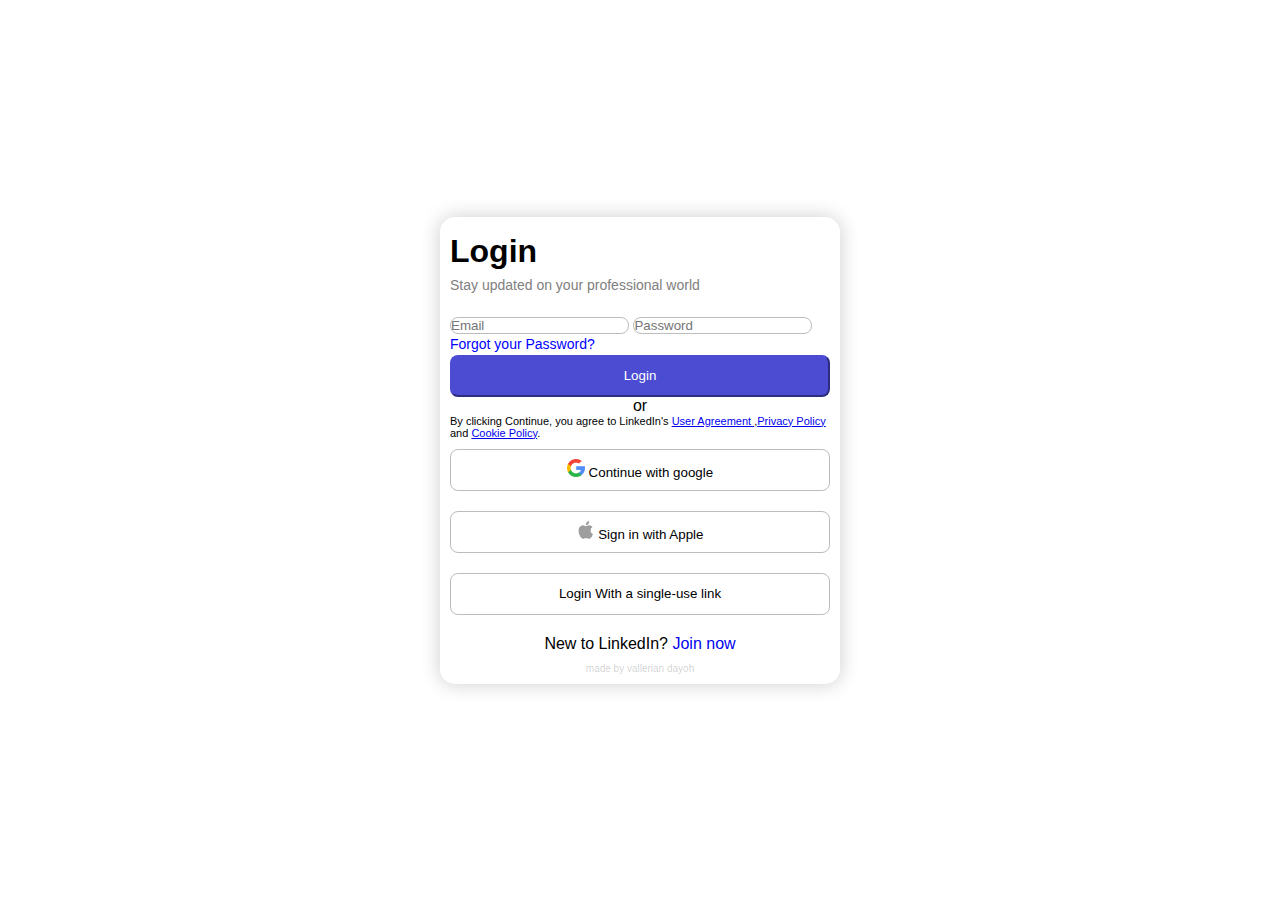
<file: Exercise halaman login/index.html>
<!DOCTYPE html>
<html lang="en">
<head>
    <meta charset="UTF-8">
    <meta name="viewport" content="width=device-width, initial-scale=1.0">
    <title>Log-in</title>
    <link rel="stylesheet" href="style.css">
    <link href="https://cdn.jsdelivr.net/npm/bootstrap@5.0.2/dist/css/bootstrap.min.css" rel="stylesheet" integrity="sha384-EVSTQN3/azprG1Anm3QDgpJLIm9Nao0Yz1ztcQTwFspd3yD65VohhpuuCOmLASjC" crossorigin="anonymous">
</head>
<body>
    <section>
        <nav>
            <a href="index.html"><svg xmlns="http://www.w3.org/2000/svg" width="120" height="60">
                <g transform="matrix(.424533 0 0 .424533 8.778874 17.021191)"><path d="M26.896 43.398v8.704H0V9.043h9.433v34.355zM31.062 22.9h9.066v29.2h-9.066zm4.534-14.505a5.26 5.26 0 0 1 5.259 5.257c0 2.906-2.356 5.255-5.26 5.255s-5.256-2.35-5.256-5.255a5.26 5.26 0 0 1 5.256-5.257m61.76 14.502h11.1l-11.9 13.5L108.207 52.1H96.825l-9.62-14.425h-.117V52.1h-9.063V9.04h9.063v25.735zm-52.212.017h8.702v4h.12c1.208-2.297 4.17-4.713 8.58-4.713 9.188 0 10.88 6.043 10.88 13.898v16H64.36V37.903c0-3.386-.062-7.735-4.716-7.735-4.713 0-5.436 3.687-5.436 7.493v14.43h-9.066V22.914zm82.407 11.194c.06-3.022-2.298-5.56-5.564-5.56-3.987 0-6.164 2.72-6.403 5.56zm7.674 12.93c-2.9 3.687-7.673 5.804-12.4 5.804-9.064 0-16.317-6.047-16.317-15.414s7.253-15.4 16.317-15.4c8.468 0 13.78 6.043 13.78 15.4v2.84h-21.032c.72 3.445 3.323 5.68 6.83 5.68 2.962 0 4.955-1.5 6.467-3.567zm20.27-17.072c-4.53 0-7.248 3.024-7.248 7.432 0 4.416 2.72 7.434 7.248 7.434 4.536 0 7.257-3.018 7.257-7.434-.001-4.408-2.72-7.432-7.257-7.432m15.6 22.12h-8.342v-3.87h-.118c-1.395 2.115-4.897 4.594-9.008 4.594-8.706 0-14.446-6.283-14.446-15.17 0-8.16 5.076-15.654 13.416-15.654 3.75 0 7.255 1.027 9.3 3.867h.118V9.04h9.07z"/><path d="M236.78 0h-52.107c-2.5 0-4.513 1.974-4.513 4.406v52.327c0 2.435 2.023 4.41 4.513 4.41h52.107c2.494 0 4.526-1.976 4.526-4.41V4.406C241.307 1.974 239.275 0 236.78 0z" fill="#0177b5"/><path d="M189.226 22.923h9.07v29.18h-9.07zm4.537-14.505a5.26 5.26 0 0 1 5.255 5.257 5.26 5.26 0 0 1-5.255 5.259 5.26 5.26 0 0 1-5.26-5.259 5.26 5.26 0 0 1 5.26-5.257m10.22 14.505h8.698V26.9h.12c1.2-2.294 4.17-4.713 8.58-4.713 9.184 0 10.88 6.044 10.88 13.9v16.005H223.2v-14.2c0-3.384-.062-7.737-4.713-7.737-4.72 0-5.443 3.686-5.443 7.492v14.435h-9.06v-29.18z" fill="#fff"/></g>
            </svg></a>
        </nav>
    </section>
    <section class="login">
        <div class="header">
            <h1>Login</h1>
            <p>Stay updated on your professional world</p>
        </div>
        <div class="login-form">
            <input type="email" class="form-control" 
            id="email" placeholder="Email">

            <input type="password" class="form-control" 
            id="password" placeholder="Password">
            <a href="#">Forgot your Password?</a>
            <button class="log-in">Login</button>
            <p align="center">or</p>
        </div>
        <div class="atau">
            <p>By clicking Continue, you agree to LinkedIn's 
                <a href="#">User Agreement </a>,<a href="#">Privacy Policy</a> and 
                <a href="#">Cookie Policy</a>.</p>
        </div>
        <div class="login-form-bottom">
            <button class="login-with-google"><img src="assets/search.png" width="18px"> Continue with google</button>
            <button class="login-with-apple"><img src="assets/apple.png" width="18px"> Sign in with Apple</button>
            <button class="login-sekali-pakai">Login With a single-use link</button>
            <p align="center">New to LinkedIn? <a href="#">Join now</a></p>
            <p align="center" class="watermark">made by vallerian dayoh</p>
        </div>

    </section>
</body>
</html>
</file>
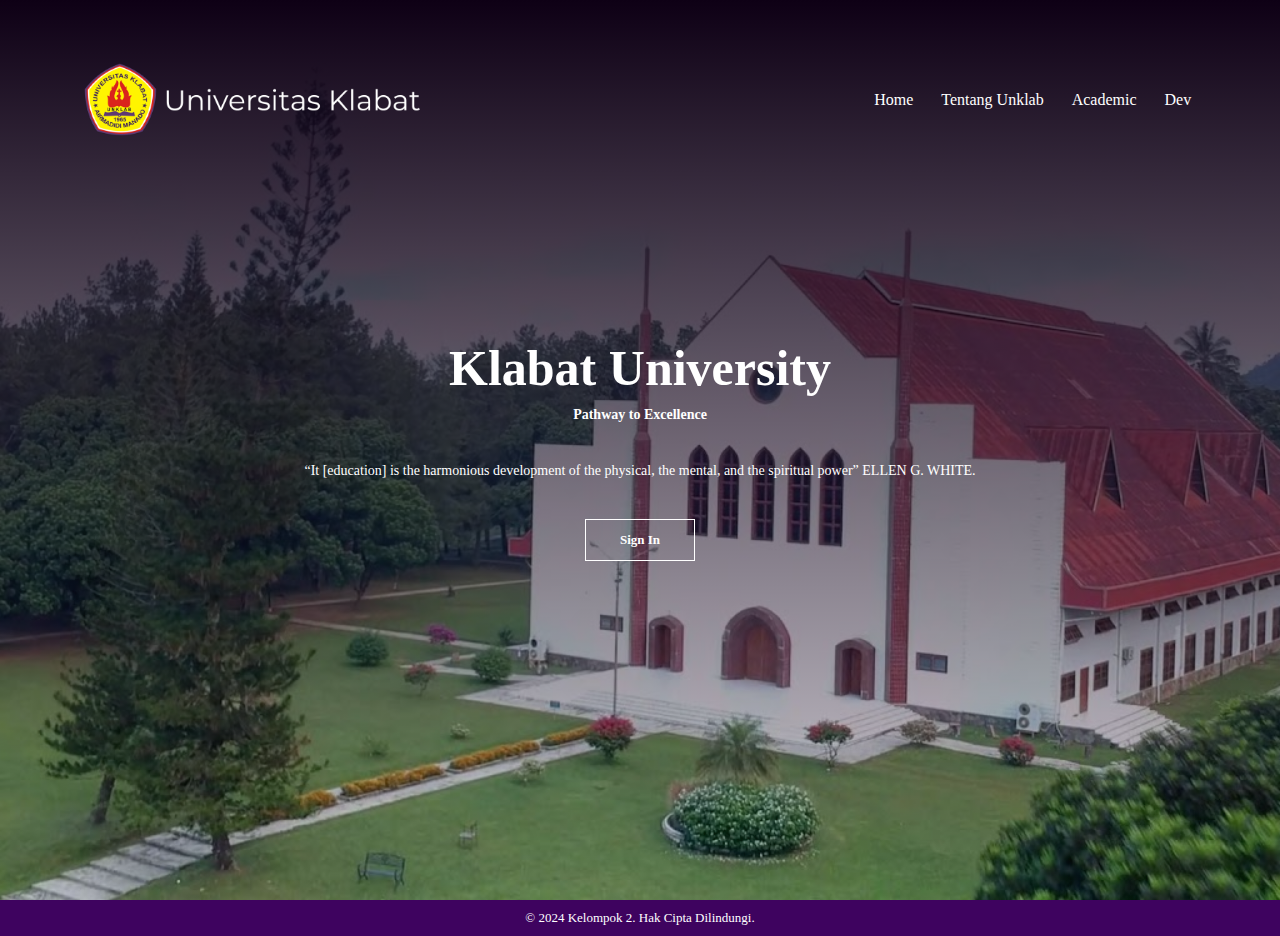
<file: Final Project Web-Design/index.html>
<!DOCTYPE html>
<html lang="en">
<head>
    <meta charset="UTF-8">
    <meta name="viewport" content="width=device-width, initial-scale=1.0">
    <link rel="stylesheet" href="styles.css">
    <link rel="stylesheet" href="https://cdnjs.cloudflare.com/ajax/libs/font-awesome/6.0.0/css/all.min.css">
    <title>Universitas Klabat</title>
</head>
<body>
    <section class="header">
        <nav>
            <a href="afterlogin.html"><img src="images/logo kata.png" class="logo"></a>
                <div class="navigation" id="Navigation">
                    <i class="fa fa-times" onclick="hideMenu()"></i>
                        <ul>
                            <li><a href="index.html">Home</a></li>
                            <li><a href="#">Tentang Unklab</a>
                                <ul class="submenu">
                                    <li><a href="Sejarah.html">Sejarah</a></li>
                                    <li><a href="#">Visi Misi dan Tujuan</a></li>
                                </ul>
                            </li>
                            <li><a href="#">Academic</a>
                                <ul class="submenu">
                                    <li><a href="#">Sarjana (S1)</a>
                                        <ul class="submenu-dropdown">
                                            <li><a href="Academic/course/filkom.html">Fakultas Ilmu Komputer</a></li>
                                            <li><a href="Academic/course/feb.html">Fakultas Ekonomi dan Bisnis</a></li>
                                            <li><a href="Academic/course/keperawatan.html">Fakultas Keperawatan</a></li>
                                            <li><a href="Academic/course/filsafat.html">Fakultas Filsafat</a></li>
                                            <li><a href="Academic/course/fkip.html">Fakultas Keguruan dan Ilmu Pendidikan</a></li>
                                        </ul>
                                    </li>
                                    <li><a href="#">Profesi</a>
                                        <ul class="submenu-dropdown">
                                            <li><a href="./Academic/course/keperawatan.html">Profesi Ners</a></li>
                                        </ul>
                                    </li>
                                </ul>
                            </li>
                            <li><a href="#">Dev</a></li>
                        </ul>
                </div>
                <i class="fa fa-bars" onclick="showMenu()"></i>
        </nav>
    <div class="text-box">
        <h1>Klabat University</h1>
        <strong><p>Pathway to Excellence</p></strong>
        <p class="quotes">“It [education] is the harmonious development of the physical, the mental, and the spiritual power”
            ELLEN G. WHITE.</p>
        <a href="sign-in.html" class="button-for-visit"><b>Sign In</b></a>
    </div>
    </section>







<script>

    var Navigation = document.getElementById("Navigation");
    function showMenu(){
        Navigation.style.right = "0";
    }
    function hideMenu(){
        Navigation.style.right = "-250px";
    }
</script>






<footer>
    <p align="center">&copy; 2024 Kelompok 2. Hak Cipta Dilindungi.</p>
</footer>
</body>
</html>
</file>
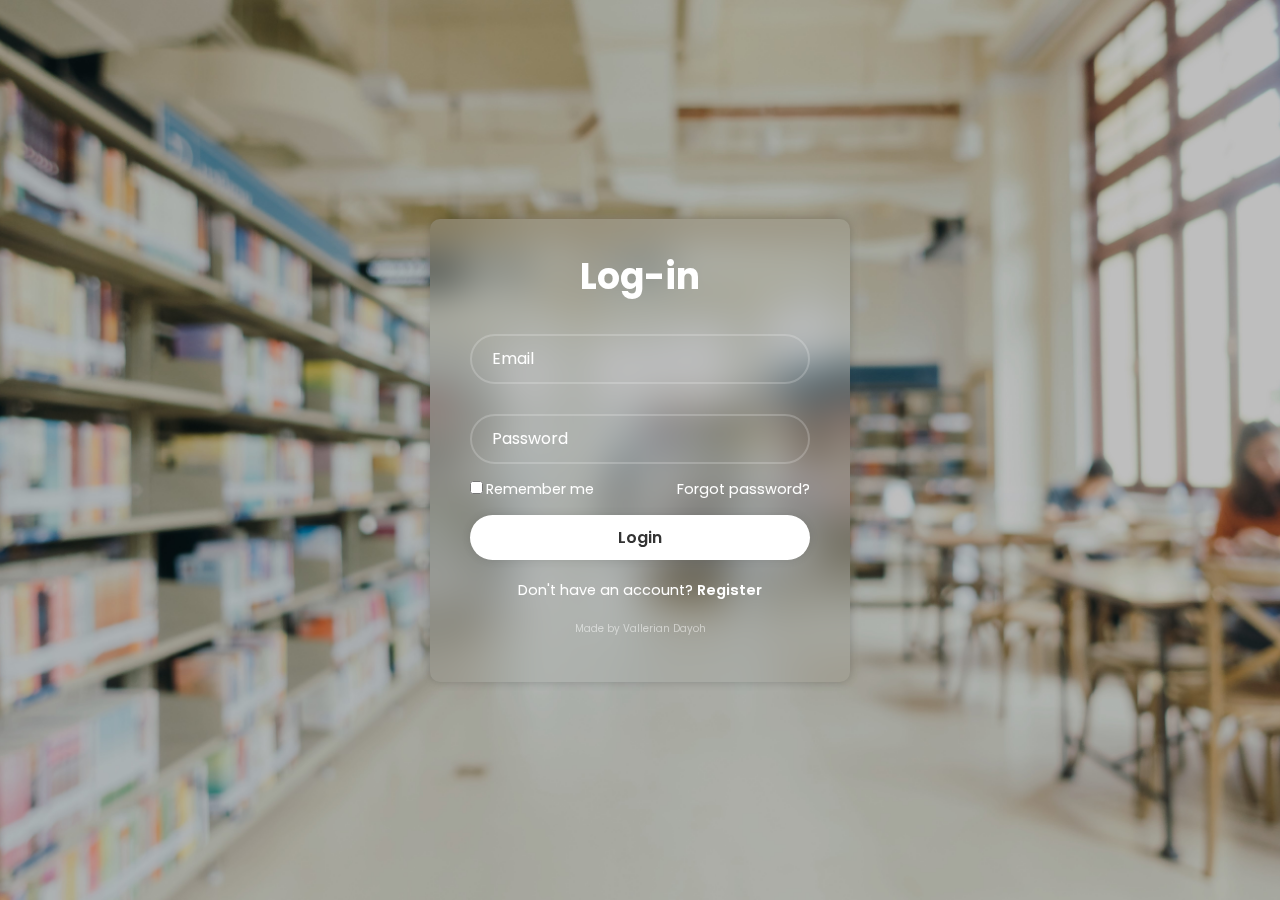
<file: Practice Makes Perfect/index.html>
<!DOCTYPE html>
<html lang="en">
<head>
    <meta charset="UTF-8">
    <meta name="viewport" content="width=device-width, initial-scale=1.0">
    <title>Log-in</title>
    <link rel="stylesheet" href="style.css">
    <link href='https://unpkg.com/boxicons@2.1.4/css/boxicons.min.css' rel='stylesheet'>
</head>
<body>
     
    <div class="wrapper">
        <form action="">
            <h1>Log-in</h1>
            <div class="input-box">
                <input type="Email" 
                placeholder="Email" required>
                
            </div>
            <div class="input-box">
                <input type="password" placeholder="Password"
                required>
            </div>

            <div class="remember-forgot">
                <label><input type="checkbox">Remember me</label>
                <a href="#">Forgot password?</a>
            </div>

            <button type="submit" class="btn">Login</button>
            <div class="register-link">
                <p>Don't have an account? 
                    <a href="#">Register</a></p>
                <p class="watermark">Made by Vallerian Dayoh</p>
            </div>
        </form>
    </div>
</body>

</html>
</file>
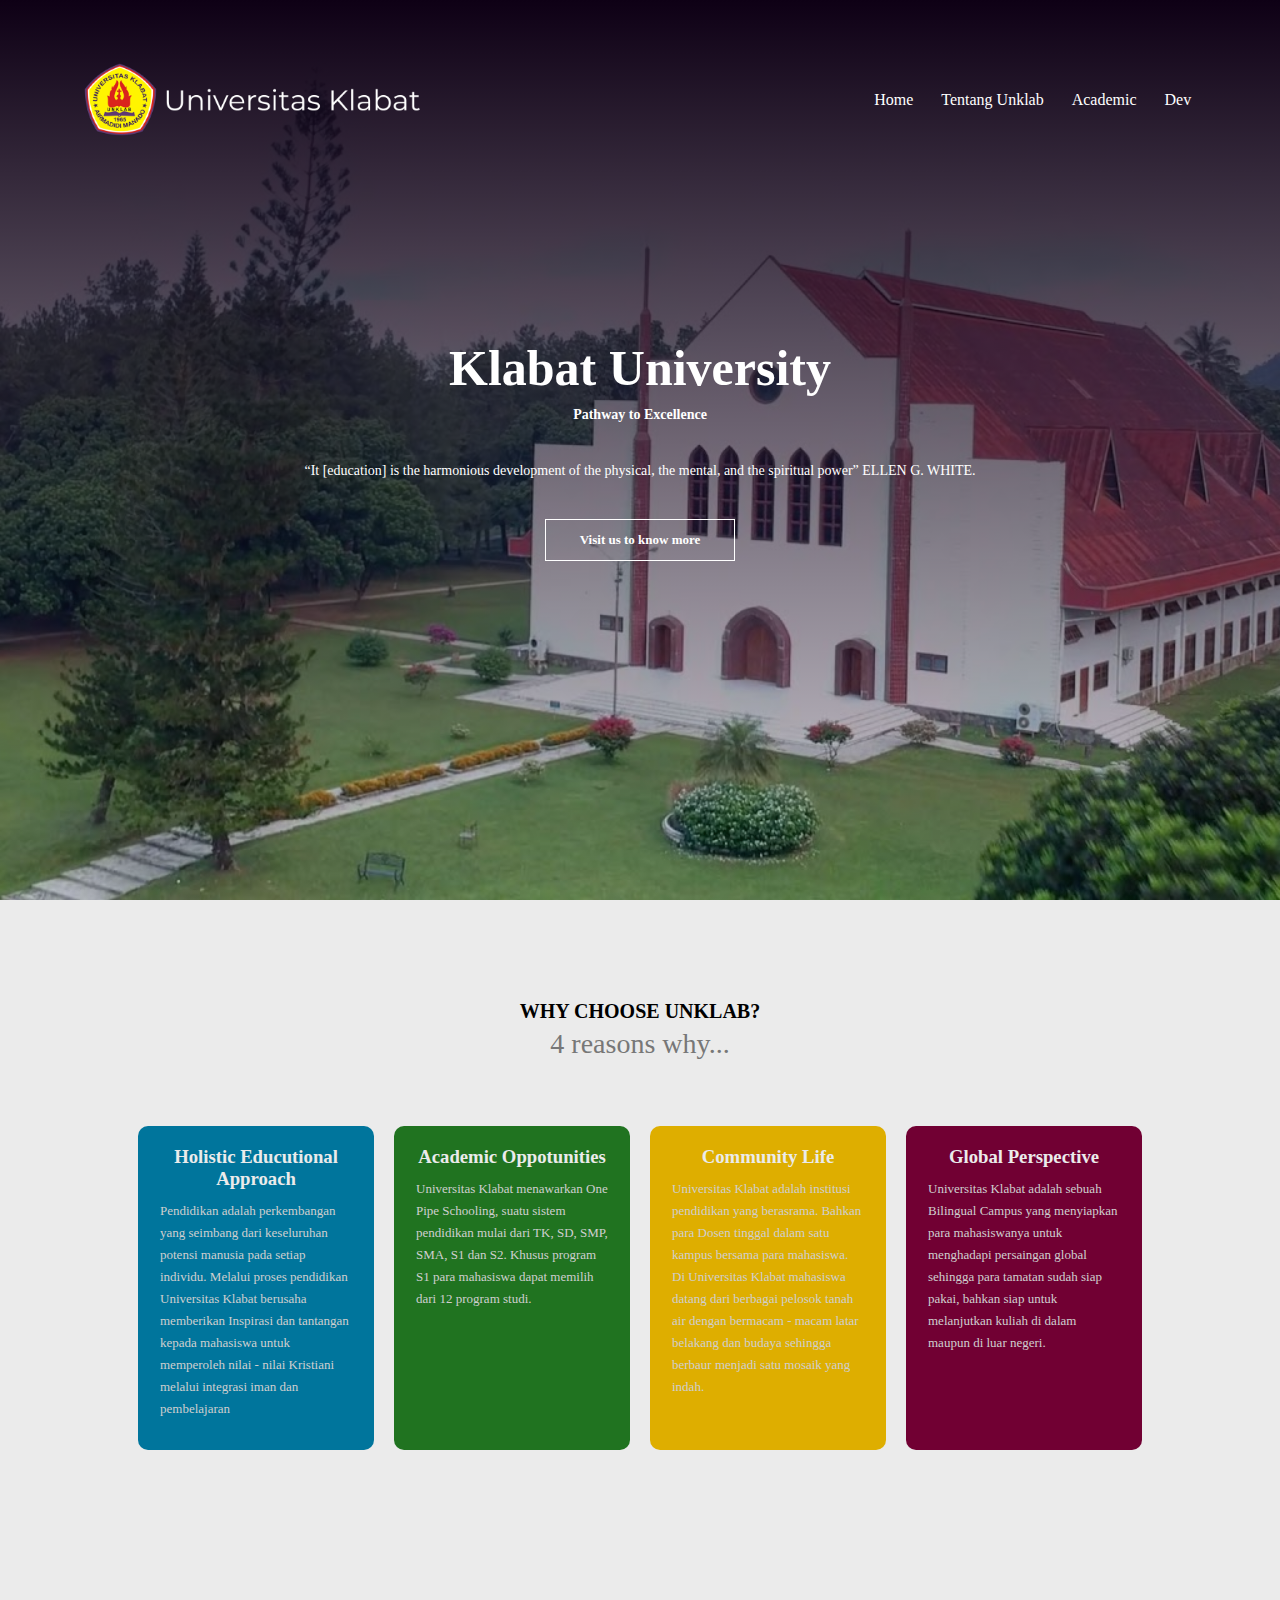
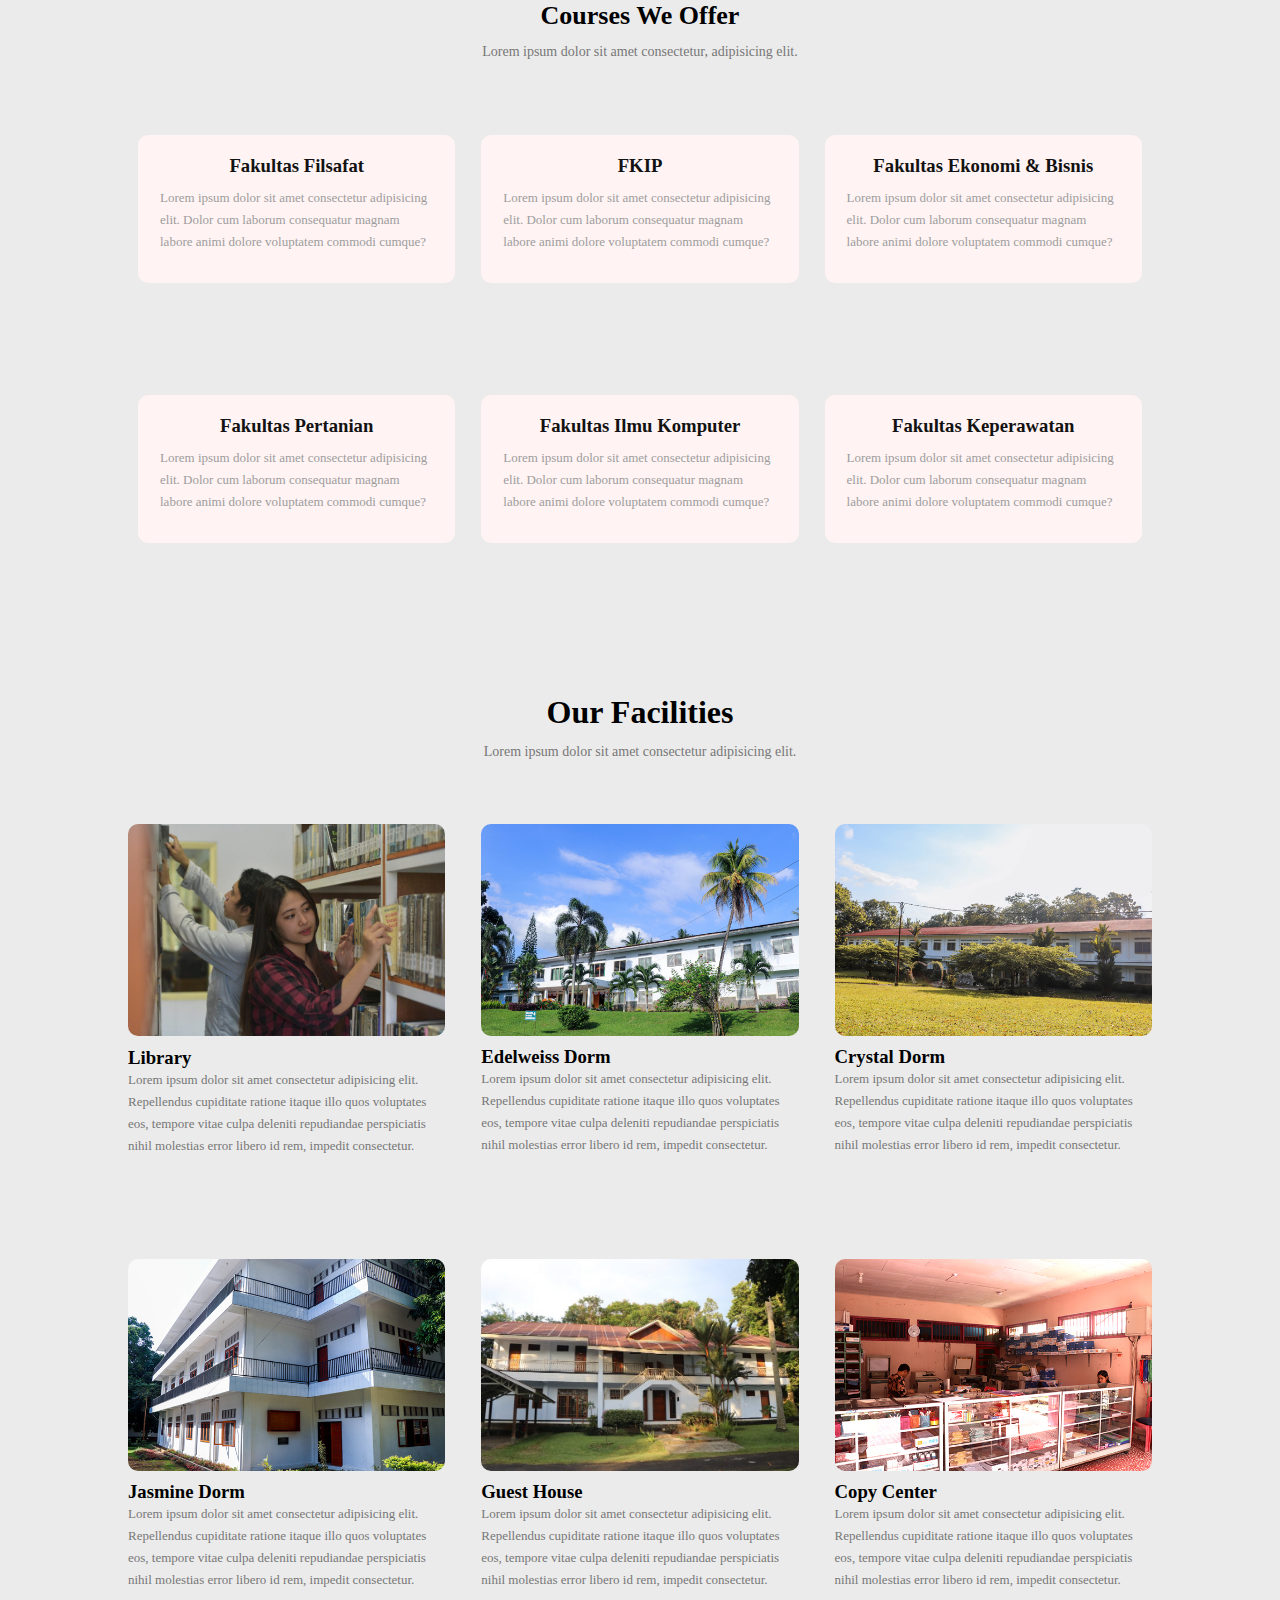
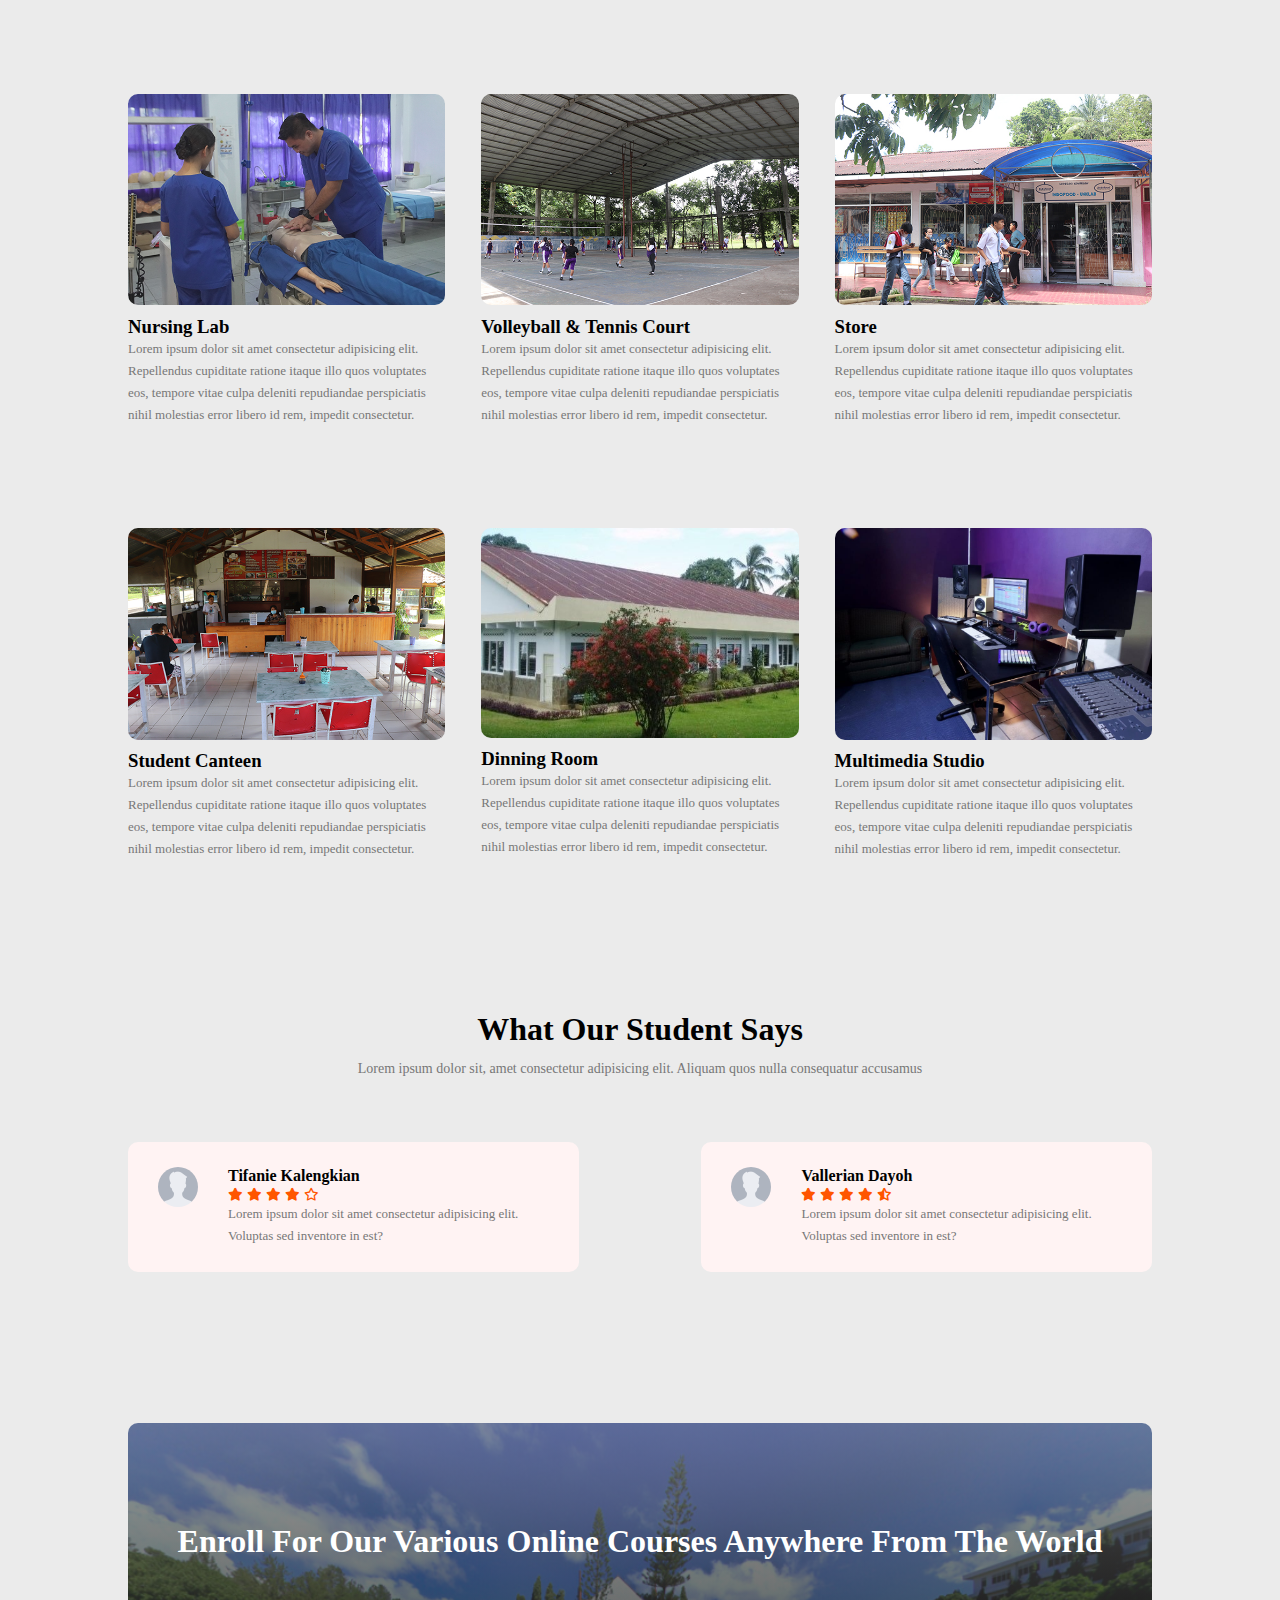
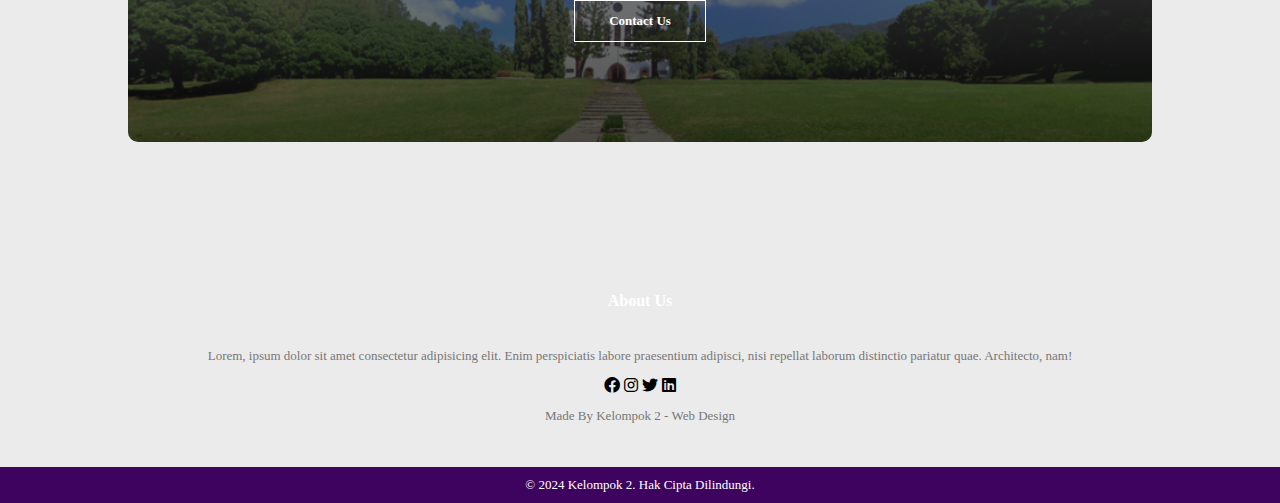
<file: Final Project Web-Design/afterlogin.html>
<!DOCTYPE html>
<html lang="en">
<head>
    <meta charset="UTF-8">
    <meta name="viewport" content="width=device-width, initial-scale=1.0">
    <link rel="stylesheet" href="styles.css">
    <link rel="stylesheet" href="https://cdnjs.cloudflare.com/ajax/libs/font-awesome/6.0.0/css/all.min.css">
    <title>Universitas Klabat</title>
</head>
<body>
    <section class="header">
        <nav>
            <a href="afterlogin.html"><img src="images/logo kata.png" class="logo"></a>
                <div class="navigation" id="Navigation">
                    <i class="fa fa-times" onclick="hideMenu()"></i>
                        <ul>
                            <li><a href="index.html">Home</a></li>
                            <li><a href="#">Tentang Unklab</a>
                                <ul class="submenu">
                                    <li><a href="Sejarah.html">Sejarah</a></li>
                                    <li><a href="#">Visi Misi dan Tujuan</a></li>
                                </ul>
                            </li>
                            <li><a href="#">Academic</a>
                                <ul class="submenu">
                                    <li><a href="#">Sarjana (S1)</a>
                                        <ul class="submenu-dropdown">
                                            <li><a href="Academic/course/filkom.html">Fakultas Ilmu Komputer</a></li>
                                            <li><a href="Academic/course/feb.html">Fakultas Ekonomi dan Bisnis</a></li>
                                            <li><a href="Academic/course/keperawatan.html">Fakultas Keperawatan</a></li>
                                            <li><a href="Academic/course/filsafat.html">Fakultas Filsafat</a></li>
                                            <li><a href="Academic/course/fkip.html">Fakultas Keguruan dan Ilmu Pendidikan</a></li>
                                        </ul>
                                    </li>
                                    <li><a href="#">Profesi</a>
                                        <ul class="submenu-dropdown">
                                            <li><a href="./Academic/course/keperawatan.html">Profesi Ners</a></li>
                                        </ul>
                                    </li>
                                </ul>
                            </li>
                            <li><a href="#">Dev</a></li>
                        </ul>
                </div>
                <i class="fa fa-bars" onclick="showMenu()"></i>
        </nav>
    <div class="text-box">
        <h1>Klabat University</h1>
        <strong><p>Pathway to Excellence</p></strong>
        <p class="quotes">“It [education] is the harmonious development of the physical, the mental, and the spiritual power”
            ELLEN G. WHITE.</p>
        <a href="./Sejarah.html" class="button-for-visit"><b>Visit us to know more</b></a>
    </div>
    </section>


<!---Why choose Unklab--->

<div class="choose-part">
<section class="choose">
    <h3 class="h3-why">WHY CHOOSE UNKLAB?</h3>
    <p class="p-reason">4 reasons why...</p>
    <div class="row">
        <div class="reason-col">
            <h3>Holistic Educutional Approach</h3>
            <p class="penjelasan">Pendidikan adalah perkembangan yang seimbang dari keseluruhan potensi manusia pada setiap individu. Melalui proses pendidikan Universitas Klabat berusaha memberikan Inspirasi dan tantangan kepada mahasiswa untuk memperoleh nilai - nilai Kristiani melalui integrasi iman dan pembelajaran</p>
        </div>

        <div class="reason-col">
            <h3>Academic Oppotunities</h3>
            <p class="penjelasan">Universitas Klabat menawarkan One Pipe Schooling, suatu sistem pendidikan mulai dari TK, SD, SMP, SMA, S1 dan S2. Khusus program S1 para mahasiswa dapat memilih dari 12 program studi.</p>

        </div>

        <div class="reason-col">
            <h3>Community Life</h3>
            <p class="penjelasan">Universitas Klabat adalah institusi pendidikan yang berasrama. Bahkan para Dosen tinggal dalam satu kampus bersama para mahasiswa. Di Universitas Klabat mahasiswa datang dari berbagai pelosok tanah air dengan bermacam - macam latar belakang dan budaya sehingga berbaur menjadi satu mosaik yang indah.</p>

        </div>

        <div class="reason-col">
            <h3>Global Perspective</h3>
            <p class="penjelasan">Universitas Klabat adalah sebuah Bilingual Campus yang menyiapkan para mahasiswanya untuk menghadapi persaingan global sehingga para tamatan sudah siap pakai, bahkan siap untuk melanjutkan kuliah di dalam maupun di luar negeri.</p>

        </div>
    </div>


</section>
</div>


<!----Course We Offer----->
<div class="course-part">
    <section class="course">
        <h3 class="h3-why">Courses We Offer</h3>
        <p class="p-reason">Lorem ipsum dolor sit amet consectetur, adipisicing elit.</p>
        <div class="row">
            <div class="course-col">
                <h3><a href="./Academic/course/filsafat.html">Fakultas Filsafat</a></h3>
                <p class="penjelasan">Lorem ipsum dolor sit amet consectetur adipisicing elit. Dolor cum laborum consequatur magnam labore animi dolore voluptatem commodi cumque?</p>                
            </div>
            <div class="course-col">
                <h3><a href="./Academic/course/fkip.html">FKIP</a></h3>
                <p class="penjelasan">Lorem ipsum dolor sit amet consectetur adipisicing elit. Dolor cum laborum consequatur magnam labore animi dolore voluptatem commodi cumque?</p>                
            </div>
            <div class="course-col">
                <h3><a href="./Academic/course/feb.html">Fakultas Ekonomi & Bisnis</a></h3>
                <p class="penjelasan">Lorem ipsum dolor sit amet consectetur adipisicing elit. Dolor cum laborum consequatur magnam labore animi dolore voluptatem commodi cumque?</p>            </div>
    </section>
</div>


<section class="course2">
    <div class="row">
        <div class="course2-col">
            <h3><a href="./Academic/course/pertanian.html">Fakultas Pertanian</a></h3>
            <p class="penjelasan">Lorem ipsum dolor sit amet consectetur adipisicing elit. Dolor cum laborum consequatur magnam labore animi dolore voluptatem commodi cumque?</p>
        </div>
        <div class="course2-col">
            <h3><a href="./Academic/course/filkom.html">Fakultas Ilmu Komputer</a></h3>
            <p class="penjelasan">Lorem ipsum dolor sit amet consectetur adipisicing elit. Dolor cum laborum consequatur magnam labore animi dolore voluptatem commodi cumque?</p>
        </div>
        <div class="course2-col">
            <h3><a href="./Academic/course/keperawatan.html">Fakultas Keperawatan</a></h3>
            <p class="penjelasan">Lorem ipsum dolor sit amet consectetur adipisicing elit. Dolor cum laborum consequatur magnam labore animi dolore voluptatem commodi cumque?</p>
        </div>

</section>



<!---Facilities-->

<section class="facilities">
    <h1 class="faci">Our Facilities</h1>
    <p class="p-reason">Lorem ipsum dolor sit amet consectetur adipisicing elit.</p>

    <div class="row">
        <div class="facilities-col">
            <img src="./images/fasilitas_perpustakaan-2-1024x684.jpg">
            <h3 class="facilities-h3">Library</h3>
            <p class="penjelasan">Lorem ipsum dolor sit amet consectetur adipisicing elit. Repellendus cupiditate ratione itaque illo quos voluptates eos, tempore vitae culpa deleniti repudiandae perspiciatis nihil molestias error libero id rem, impedit consectetur.</p>
        </div>

        <div class="facilities-col">
            <img src="./images/fasilitas_asrama-edel.jpg">
            <h3 class="facilities-h3">Edelweiss Dorm</h3>
            <p class="penjelasan">Lorem ipsum dolor sit amet consectetur adipisicing elit. Repellendus cupiditate ratione itaque illo quos voluptates eos, tempore vitae culpa deleniti repudiandae perspiciatis nihil molestias error libero id rem, impedit consectetur.</p>
        </div>

        <div class="facilities-col">
            <img src="./images/fasilitas_asrama-crystal.jpg">
            <h3 class="facilities-h3">Crystal Dorm</h3>
            <p class="penjelasan">Lorem ipsum dolor sit amet consectetur adipisicing elit. Repellendus cupiditate ratione itaque illo quos voluptates eos, tempore vitae culpa deleniti repudiandae perspiciatis nihil molestias error libero id rem, impedit consectetur.</p>
        </div>

    </div>
</section>

<section class="facilities2">
    <div class="row">
        <div class="facilities-col">
            <img src="./images/fasilitas_asrama-jasmine.jpg">
            <h3 class="facilities-h3">Jasmine Dorm</h3>
            <p class="penjelasan">Lorem ipsum dolor sit amet consectetur adipisicing elit. Repellendus cupiditate ratione itaque illo quos voluptates eos, tempore vitae culpa deleniti repudiandae perspiciatis nihil molestias error libero id rem, impedit consectetur.</p>
        </div>

        <div class="facilities-col">
            <img src="./images/fasilitas_guest-house-768x513.jpg">
            <h3 class="facilities-h3">Guest House</h3>
            <p class="penjelasan">Lorem ipsum dolor sit amet consectetur adipisicing elit. Repellendus cupiditate ratione itaque illo quos voluptates eos, tempore vitae culpa deleniti repudiandae perspiciatis nihil molestias error libero id rem, impedit consectetur.</p>
        </div>

        <div class="facilities-col">
            <img src="./images/fasilitas_copy-center-2.jpg">
            <h3 class="facilities-h3">Copy Center</h3>
            <p class="penjelasan">Lorem ipsum dolor sit amet consectetur adipisicing elit. Repellendus cupiditate ratione itaque illo quos voluptates eos, tempore vitae culpa deleniti repudiandae perspiciatis nihil molestias error libero id rem, impedit consectetur.</p>
        </div>

    </div>
</section>

<section class="facilities2">
    <div class="row">
        <div class="facilities-col">
            <img src="./images/fasilitas_lab-keperawtan-.jpg">
            <h3 class="facilities-h3">Nursing Lab</h3>
            <p class="penjelasan">Lorem ipsum dolor sit amet consectetur adipisicing elit. Repellendus cupiditate ratione itaque illo quos voluptates eos, tempore vitae culpa deleniti repudiandae perspiciatis nihil molestias error libero id rem, impedit consectetur.</p>
        </div>

        <div class="facilities-col">
            <img src="./images/fasilitas_lab-voli-tenis.jpg">
            <h3 class="facilities-h3">Volleyball & Tennis Court</h3>
            <p class="penjelasan">Lorem ipsum dolor sit amet consectetur adipisicing elit. Repellendus cupiditate ratione itaque illo quos voluptates eos, tempore vitae culpa deleniti repudiandae perspiciatis nihil molestias error libero id rem, impedit consectetur.</p>
        </div>

        <div class="facilities-col">
            <img src="./images/fasilitas_store-2.jpg">
            <h3 class="facilities-h3">Store</h3>
            <p class="penjelasan">Lorem ipsum dolor sit amet consectetur adipisicing elit. Repellendus cupiditate ratione itaque illo quos voluptates eos, tempore vitae culpa deleniti repudiandae perspiciatis nihil molestias error libero id rem, impedit consectetur.</p>
        </div>

    </div>
</section>

<section class="facilities2">
    <div class="row">
        <div class="facilities-col">
            <img src="./images/fasilitas_student-canteen-2.jpg">
            <h3 class="facilities-h3">Student Canteen</h3>
            <p class="penjelasan">Lorem ipsum dolor sit amet consectetur adipisicing elit. Repellendus cupiditate ratione itaque illo quos voluptates eos, tempore vitae culpa deleniti repudiandae perspiciatis nihil molestias error libero id rem, impedit consectetur.</p>
        </div>

        <div class="facilities-col">
            <img src="./images/2890_81084046804_3499085_n.jpg">
            <h3 class="facilities-h3">Dinning Room</h3>
            <p class="penjelasan">Lorem ipsum dolor sit amet consectetur adipisicing elit. Repellendus cupiditate ratione itaque illo quos voluptates eos, tempore vitae culpa deleniti repudiandae perspiciatis nihil molestias error libero id rem, impedit consectetur.</p>
        </div>

        <div class="facilities-col">
            <img src="./images/multimedia.jpg">
            <h3 class="facilities-h3">Multimedia Studio</h3>
            <p class="penjelasan">Lorem ipsum dolor sit amet consectetur adipisicing elit. Repellendus cupiditate ratione itaque illo quos voluptates eos, tempore vitae culpa deleniti repudiandae perspiciatis nihil molestias error libero id rem, impedit consectetur.</p>
        </div>

    </div>
</section>


<!------Testimonials------>

<section class="testimonials">
    <h1>What Our Student Says</h1>
    <p class="p-reason">Lorem ipsum dolor sit, amet consectetur adipisicing elit. Aliquam quos nulla consequatur accusamus</p>

    <div class="row">
        <div class="testimonial-col">
            <img src="images/no profile.png" alt="">
            <div>
                <h3><a href="https://www.instagram.com/tif4nie?utm_source=ig_web_button_share_sheet&igsh=ZDNlZDc0MzIxNw==">Tifanie Kalengkian</a></h3>
                <i class="fa-solid fa-star"></i>
                <i class="fa-solid fa-star"></i>
                <i class="fa-solid fa-star"></i>
                <i class="fa-solid fa-star"></i>
                <i class="fa-regular fa-star"></i>
                <p class="penjelasan">Lorem ipsum dolor sit amet consectetur adipisicing elit. Voluptas sed inventore in est?</p>
            </div>
        </div>
        <div class="testimonial-col">
            <img src="images/no profile.png" alt="">
            <div>
                <h3><a href="https://www.instagram.com/joshuadyh_/?utm_source=ig_web_button_share_sheet">Vallerian Dayoh</a></h3>
                <i class="fa-solid fa-star"></i>
                <i class="fa-solid fa-star"></i>
                <i class="fa-solid fa-star"></i>
                <i class="fa-solid fa-star"></i>
                <i class="fa-solid fa-star-half-stroke"></i>
                <p class="penjelasan">Lorem ipsum dolor sit amet consectetur adipisicing elit. Voluptas sed inventore in est?</p>
            </div>
        </div>
    </div>
</section>


<!---Call to action-->

<section class="cta">
    <h1>Enroll For Our Various Online Courses Anywhere From The World</h1>
    <a href="#" class="button-for-visit"><strong>Contact Us</strong></a>
</section>



<!--Carousel-->



<!--footer-->

<section class="footer">
    <h4>About Us</h4>
    <p class="penjelasan">Lorem, ipsum dolor sit amet consectetur adipisicing elit. Enim perspiciatis labore praesentium adipisci, nisi repellat laborum distinctio pariatur quae. Architecto, nam!</p>
    <div class="icons">
        <i class="fa-brands fa-facebook"></i>
        <i class="fa-brands fa-instagram"></i>
        <i class="fa-brands fa-twitter"></i>
        <i class="fa-brands fa-linkedin"></i>
    </div>
    <p class="penjelasan">Made By Kelompok 2 - Web Design</p>
</section>

<script>

    var Navigation = document.getElementById("Navigation");
    function showMenu(){
        Navigation.style.right = "0";
    }
    function hideMenu(){
        Navigation.style.right = "-250px";
    }
</script>

<footer>
    <p align="center">&copy; 2024 Kelompok 2. Hak Cipta Dilindungi.</p>
</footer>
</body>
</html>
</file>
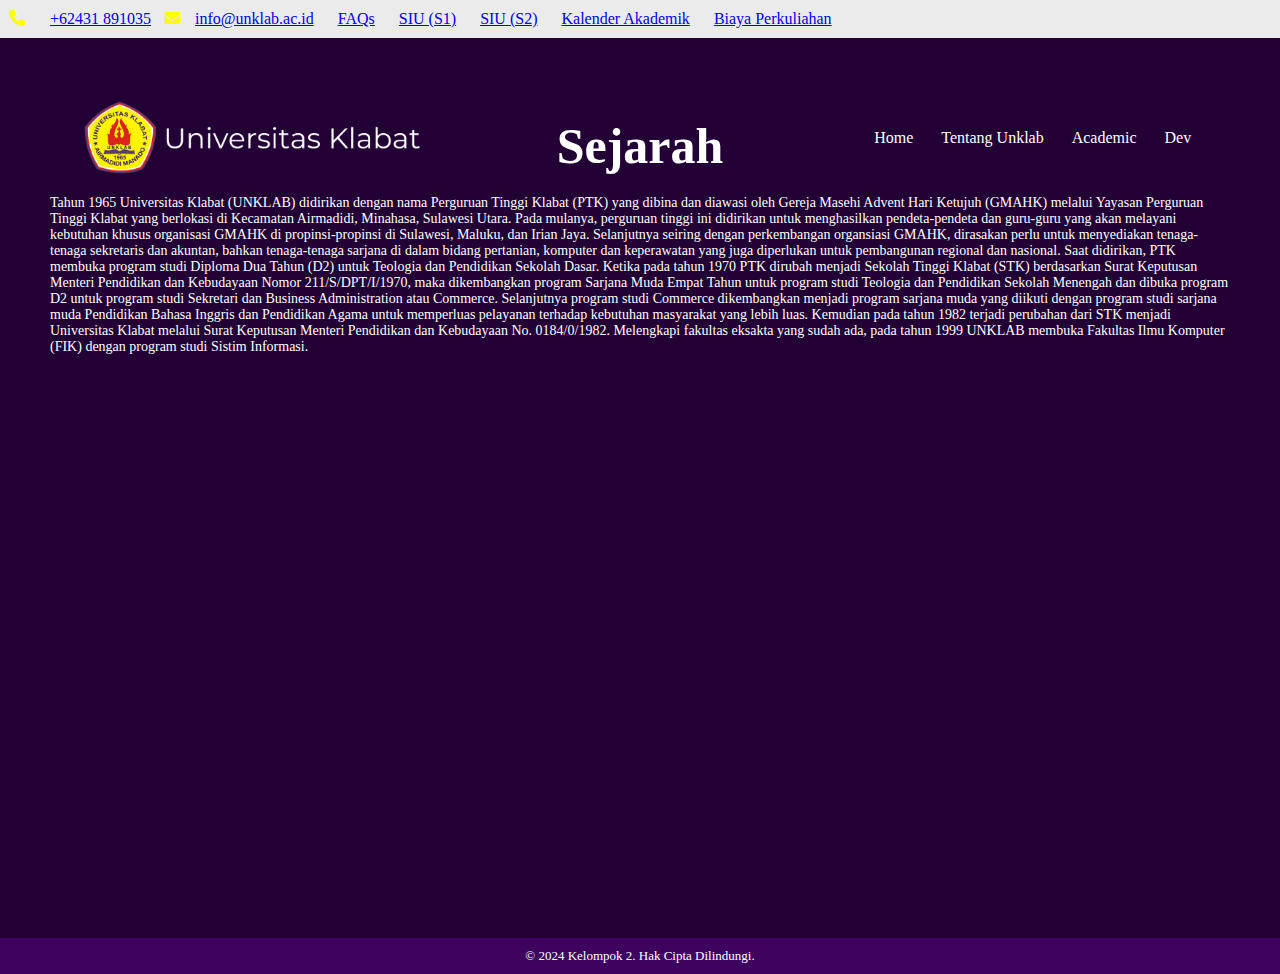
<file: Final Project Web-Design/Sejarah.html>
<!DOCTYPE html>
<html lang="en">
<head>
    <meta charset="UTF-8">
    <meta name="viewport" content="width=device-width, initial-scale=1.0">
    <link rel="stylesheet" href="styles.css">
    <link rel="stylesheet" href="https://cdnjs.cloudflare.com/ajax/libs/font-awesome/6.0.0/css/all.min.css">
    <title>Universitas Klabat</title>
</head>
<body>
    <header>
        <ul>
            <li><i class="fa-solid fa-phone" id="icon1"></i></li>
            <li><a href="#">+62431 891035</a></li>
            <i class="fa-solid fa-envelope" id="icon2"></i>
            <li><a href="#">info@unklab.ac.id</a></li>
            <li class="kanan"><a href="#">FAQs</a></li>
            <li><a href="#">SIU (S1)</a></li>
            <li><a href="#">SIU (S2)</a></li>
            <li><a href="#">Kalender Akademik</a></li>
            <li><a href="#">Biaya Perkuliahan</a></li>
        </ul>
    </header>
    <section class="header-sejarah">
        <nav>
            <a href="index.html"><img src="/Final Project Web-Design/images/logo kata.png" class="logo"></a>
                <div class="navigation" id="Navigation">
                    <i class="fa fa-times" onclick="hideMenu()"></i>
                        <ul>
                            <li><a href="/Final Project Web-Design/index.html">Home</a></li>
                            <li><a href="#">Tentang Unklab</a>
                                <ul class="submenu">
                                    <li><a href="">Sejarah</a></li>
                                    <li><a href="#">Visi Misi dan Tujuan</a></li>
                                    <li><a href="#">Lokasi</a></li>
                                </ul>
                            </li>
                            <li><a href="#">Academic</a>
                                <ul class="submenu">
                                    <li><a href="#">Kalender Akademik</a></li>
                                    <li><a href="#">Buku Panduan Akademik</a></li>
                                    <li><a href="#">Vokasi (D3)</a>
                                        <ul class="submenu-dropdown">
                                            <li><a href="#">ASMI Klabat</a></li>
                                        </ul>
                                    </li>
                                    <li><a href="#">Sarjana (S1)</a>
                                        <ul class="submenu-dropdown">
                                            <li><a href="#">Fakultas Ilmu Komputer</a></li>
                                            <li><a href="#">Fakultas Ekonomi dan Bisnis</a></li>
                                            <li><a href="#">Fakultas Keperawatan</a></li>
                                            <li><a href="#">Fakultas Filsafat</a></li>
                                            <li><a href="#">Fakultas Keguruan dan Ilmu Pendidikan</a></li>
                                        </ul>
                                    </li>
                                    <li><a href="#">Pascasarjana (S2)</a>
                                        <ul class="submenu-dropdown">
                                            <li><a href="#">Magister Manajemen</a></li>
                                            <li><a href="#">Magister Teologi</a></li>
                                        </ul>
                                    </li>
                                    <li><a href="#">Profesi</a>
                                        <ul class="submenu-dropdown">
                                            <li><a href="#">Profesi Ners</a></li>
                                        </ul>
                                    </li>
                                </ul>
                            </li>
                            <li><a href="#">Dev</a></li>
                        </ul>
                </div>
                <i class="fa fa-bars" onclick="showMenu()"></i>
        </nav>
    <!-- Content bwt sejarah -->
    <div class="contentsejarah">
        <div class="text-box-sejarah">
            <h1>Sejarah</h1>
            <p class="isi">Tahun 1965 Universitas Klabat (UNKLAB) didirikan dengan nama Perguruan Tinggi Klabat (PTK) yang dibina dan diawasi oleh Gereja Masehi Advent Hari Ketujuh (GMAHK) melalui Yayasan Perguruan Tinggi Klabat yang berlokasi di Kecamatan Airmadidi, Minahasa, Sulawesi Utara.  Pada mulanya, perguruan tinggi ini didirikan untuk menghasilkan pendeta-pendeta dan guru-guru yang akan melayani kebutuhan khusus organisasi GMAHK di propinsi-propinsi di Sulawesi, Maluku, dan Irian Jaya.  Selanjutnya seiring dengan perkembangan organsiasi GMAHK, dirasakan perlu untuk menyediakan tenaga-tenaga sekretaris dan akuntan, bahkan tenaga-tenaga sarjana di dalam bidang pertanian, komputer dan keperawatan yang juga diperlukan untuk pembangunan regional dan nasional.  Saat didirikan, PTK membuka program studi Diploma Dua Tahun (D2) untuk Teologia dan Pendidikan Sekolah Dasar.

                Ketika pada tahun 1970 PTK dirubah menjadi Sekolah Tinggi Klabat (STK) berdasarkan Surat Keputusan Menteri Pendidikan dan Kebudayaan Nomor 211/S/DPT/I/1970, maka dikembangkan program Sarjana Muda Empat Tahun untuk program studi Teologia dan Pendidikan Sekolah Menengah dan dibuka program D2 untuk program studi Sekretari dan Business Administration atau Commerce.  Selanjutnya program studi Commerce dikembangkan menjadi program sarjana muda yang diikuti dengan program studi sarjana muda Pendidikan Bahasa Inggris dan Pendidikan Agama untuk memperluas pelayanan terhadap kebutuhan masyarakat yang lebih luas.  Kemudian pada tahun 1982 terjadi perubahan dari STK menjadi Universitas Klabat melalui Surat Keputusan Menteri Pendidikan dan Kebudayaan No. 0184/0/1982. 
    
    Melengkapi fakultas eksakta yang sudah ada, pada tahun 1999 UNKLAB membuka Fakultas Ilmu Komputer (FIK) dengan program studi Sistim Informasi.</p>
        </div>
    </div>

    </section>

<section>
</section>

<script>

    var Navigation = document.getElementById("Navigation");
    function showMenu(){
        Navigation.style.right = "0";
    }
    function hideMenu(){
        Navigation.style.right = "-250px";
    }
</script>

<footer>
    <p align="center">&copy; 2024 Kelompok 2. Hak Cipta Dilindungi.</p>
</footer>
</body>
</html>
</file>
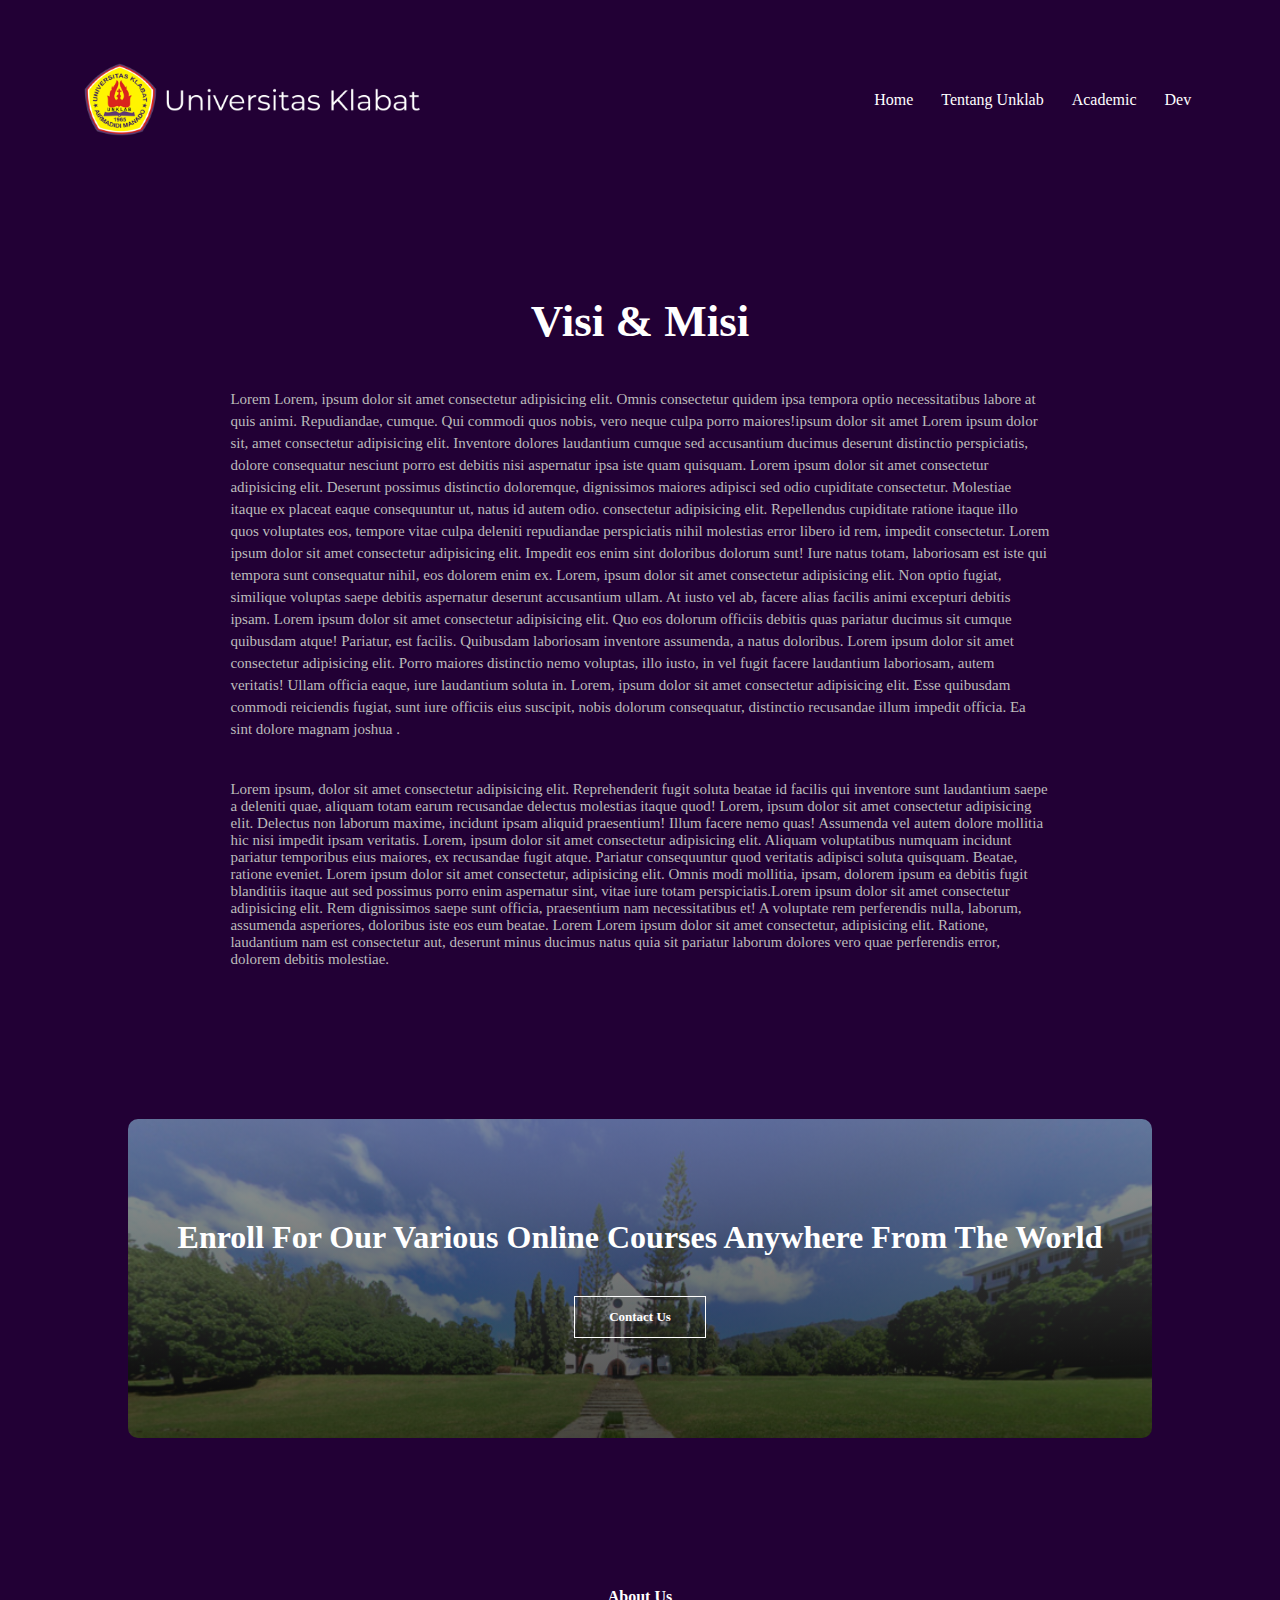
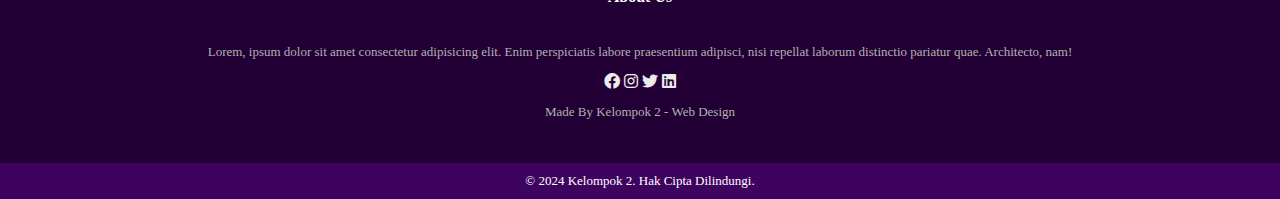
<file: Final Project Web-Design/Visi & Misi.html>
<!DOCTYPE html>
<html lang="en">
<head>
    <meta charset="UTF-8">
    <meta name="viewport" content="width=device-width, initial-scale=1.0">
    <link rel="stylesheet" href="styles.css">
    <link rel="stylesheet" href="https://cdnjs.cloudflare.com/ajax/libs/font-awesome/6.0.0/css/all.min.css">
    <title>Universitas Klabat</title>
</head>
<body>

<section class="header-sejarah">
    <nav>
        <a href="afterlogin.html"><img src="/Final Project Web-Design/images/logo kata.png" class="logo"></a>
            <div class="navigation" id="Navigation">
                <i class="fa fa-times" onclick="hideMenu()"></i>
                    <ul>
                        <li><a href="afterlogin.html">Home</a></li>
                        <li><a href="#">Tentang Unklab</a>
                            <ul class="submenu">
                                <li><a href="Sejarah.html">Sejarah</a></li>
                                <li><a href="Visi & Misi.html">Visi Misi dan Tujuan</a></li>
                            </ul>
                        </li>
                        <li><a href="#">Academic</a>
                            <ul class="submenu">
                                <li><a href="#">Sarjana (S1)</a>
                                    <ul class="submenu-dropdown">
                                        <li><a href="Academic/course/filkom.html">Fakultas Ilmu Komputer</a></li>
                                        <li><a href="Academic/course/feb.html">Fakultas Ekonomi dan Bisnis</a></li>
                                        <li><a href="Academic/course/keperawatan.html">Fakultas Keperawatan</a></li>
                                        <li><a href="Academic/course/filsafat.html">Fakultas Filsafat</a></li>
                                        <li><a href="Academic/course/fkip.html">Fakultas Keguruan dan Ilmu Pendidikan</a></li>
                                        <li><a href="Academic/course/pertanian.html">Fakultas Pertanian</a></li>
                                    </ul>
                                </li>
                                <li><a href="#">Profesi</a>
                                    <ul class="submenu-dropdown">
                                        <li><a href="#">Profesi Ners</a></li>
                                    </ul>
                                </li>
                            </ul>
                        </li>
                        <li><a href="#">Dev</a></li>
                    </ul>
            </div>
            <i class="fa fa-bars" onclick="showMenu()"></i>
    </nav>



<!--Foto sejarah & Carousel-->

<section class="facilities2">
    <div class="row-sejarah">
        <div class="visi-col">
            <h3 class="facilities-h3">Visi & Misi</h3>
            <p class="penjelasan">Lorem  Lorem, ipsum dolor sit amet consectetur adipisicing elit. Omnis consectetur quidem ipsa tempora optio necessitatibus labore at quis animi. Repudiandae, cumque. Qui commodi quos nobis, vero neque 
                culpa porro maiores!ipsum dolor sit amet Lorem ipsum dolor sit, amet consectetur adipisicing elit. Inventore dolores laudantium cumque sed accusantium ducimus deserunt distinctio perspiciatis, dolore consequatur nesciunt porro est debitis nisi 
                aspernatur ipsa iste quam quisquam. Lorem ipsum dolor sit amet consectetur adipisicing elit. Deserunt possimus distinctio doloremque, dignissimos maiores adipisci sed odio cupiditate consectetur. Molestiae itaque ex placeat 
                eaque consequuntur ut, natus id autem odio. consectetur adipisicing elit. Repellendus cupiditate ratione itaque illo quos voluptates eos, tempore vitae culpa deleniti repudiandae perspiciatis nihil molestias error libero id rem, 
                impedit consectetur. Lorem ipsum dolor sit amet consectetur adipisicing elit. Impedit eos enim sint doloribus dolorum sunt! Iure natus totam, laboriosam est iste qui tempora sunt consequatur nihil, eos dolorem enim ex. 
                Lorem, ipsum dolor sit amet consectetur adipisicing elit. Non optio fugiat, similique voluptas saepe debitis aspernatur deserunt accusantium ullam. At iusto vel ab, facere alias facilis animi excepturi debitis ipsam. 
                Lorem ipsum dolor sit amet consectetur adipisicing elit. Quo eos dolorum officiis debitis quas pariatur ducimus sit cumque quibusdam atque! Pariatur, est facilis. Quibusdam laboriosam inventore assumenda, a natus doloribus. 
                Lorem ipsum dolor sit amet consectetur adipisicing elit. Porro maiores distinctio nemo voluptas, illo iusto, in vel fugit facere laudantium laboriosam, autem veritatis! Ullam officia eaque, iure laudantium soluta in. 
                Lorem, ipsum dolor sit amet consectetur adipisicing elit. Esse quibusdam commodi reiciendis fugiat, sunt iure officiis eius suscipit, nobis dolorum consequatur, distinctio recusandae illum impedit officia. Ea sint dolore magnam joshua
                .
            </p>
            <p>
                Lorem ipsum, dolor sit amet consectetur adipisicing elit. Reprehenderit fugit soluta beatae id facilis qui inventore sunt laudantium saepe a deleniti quae, aliquam totam earum recusandae delectus molestias itaque quod!
                Lorem, ipsum dolor sit amet consectetur adipisicing elit. Delectus non laborum maxime, incidunt ipsam aliquid praesentium! Illum facere nemo quas! Assumenda vel autem dolore mollitia hic nisi impedit ipsam veritatis.
                Lorem, ipsum dolor sit amet consectetur adipisicing elit. Aliquam voluptatibus numquam incidunt pariatur temporibus eius maiores, ex recusandae fugit atque. Pariatur consequuntur quod veritatis adipisci soluta quisquam. Beatae, ratione eveniet.
                Lorem ipsum dolor sit amet consectetur, adipisicing elit. Omnis modi mollitia, ipsam, dolorem ipsum ea debitis fugit blanditiis itaque aut sed possimus porro enim aspernatur sint, vitae iure totam perspiciatis.Lorem ipsum dolor sit amet consectetur adipisicing elit. Rem dignissimos saepe sunt officia, praesentium nam necessitatibus et! A voluptate rem perferendis nulla, laborum, assumenda asperiores, doloribus iste eos eum beatae.
                Lorem Lorem ipsum dolor sit amet consectetur, adipisicing elit. Ratione, laudantium nam est consectetur aut, deserunt minus ducimus natus quia sit pariatur laborum dolores vero quae perferendis error, dolorem debitis molestiae.
            </p>
        </div>

    </div>
</section>
    
<!---Call to action-->

<section class="cta">
    <h1>Enroll For Our Various Online Courses Anywhere From The World</h1>
    <a href="#" class="button-for-visit"><strong>Contact Us</strong></a>
</section>



<!--Carousel-->



<!--footer-->

<section class="footer-sejarah">
    <h4>About Us</h4>
    <p class="penjelasan">Lorem, ipsum dolor sit amet consectetur adipisicing elit. Enim perspiciatis labore praesentium adipisci, nisi repellat laborum distinctio pariatur quae. Architecto, nam!</p>
    <div class="icons">
        <i class="fa-brands fa-facebook"></i>
        <i class="fa-brands fa-instagram"></i>
        <i class="fa-brands fa-twitter"></i>
        <i class="fa-brands fa-linkedin"></i>
    </div>
    <p class="penjelasan">Made By Kelompok 2 - Web Design</p>
</section>

<script>

    var Navigation = document.getElementById("Navigation");
    function showMenu(){
        Navigation.style.right = "0";
    }
    function hideMenu(){
        Navigation.style.right = "-250px";
    }
</script>

<footer>
    <p align="center">&copy; 2024 Kelompok 2. Hak Cipta Dilindungi.</p>
</footer>
</body>
</html>
</file>
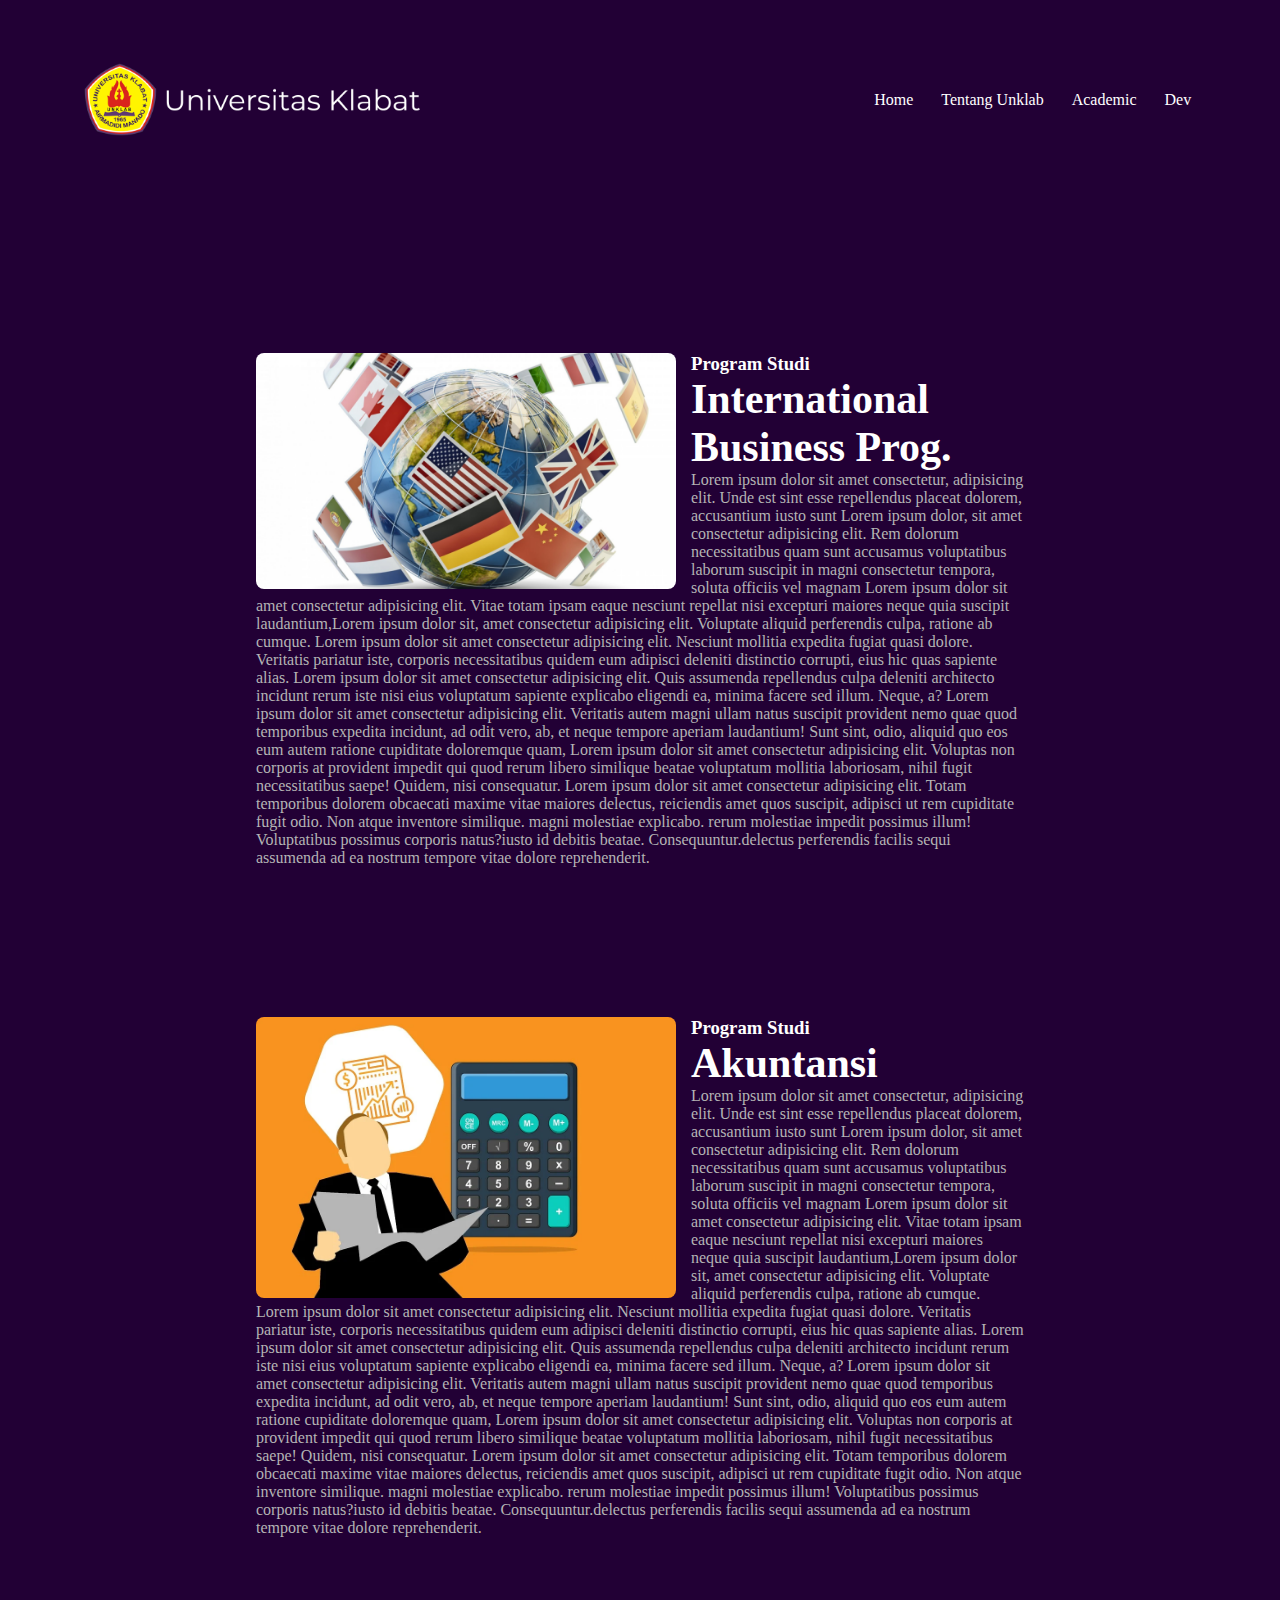
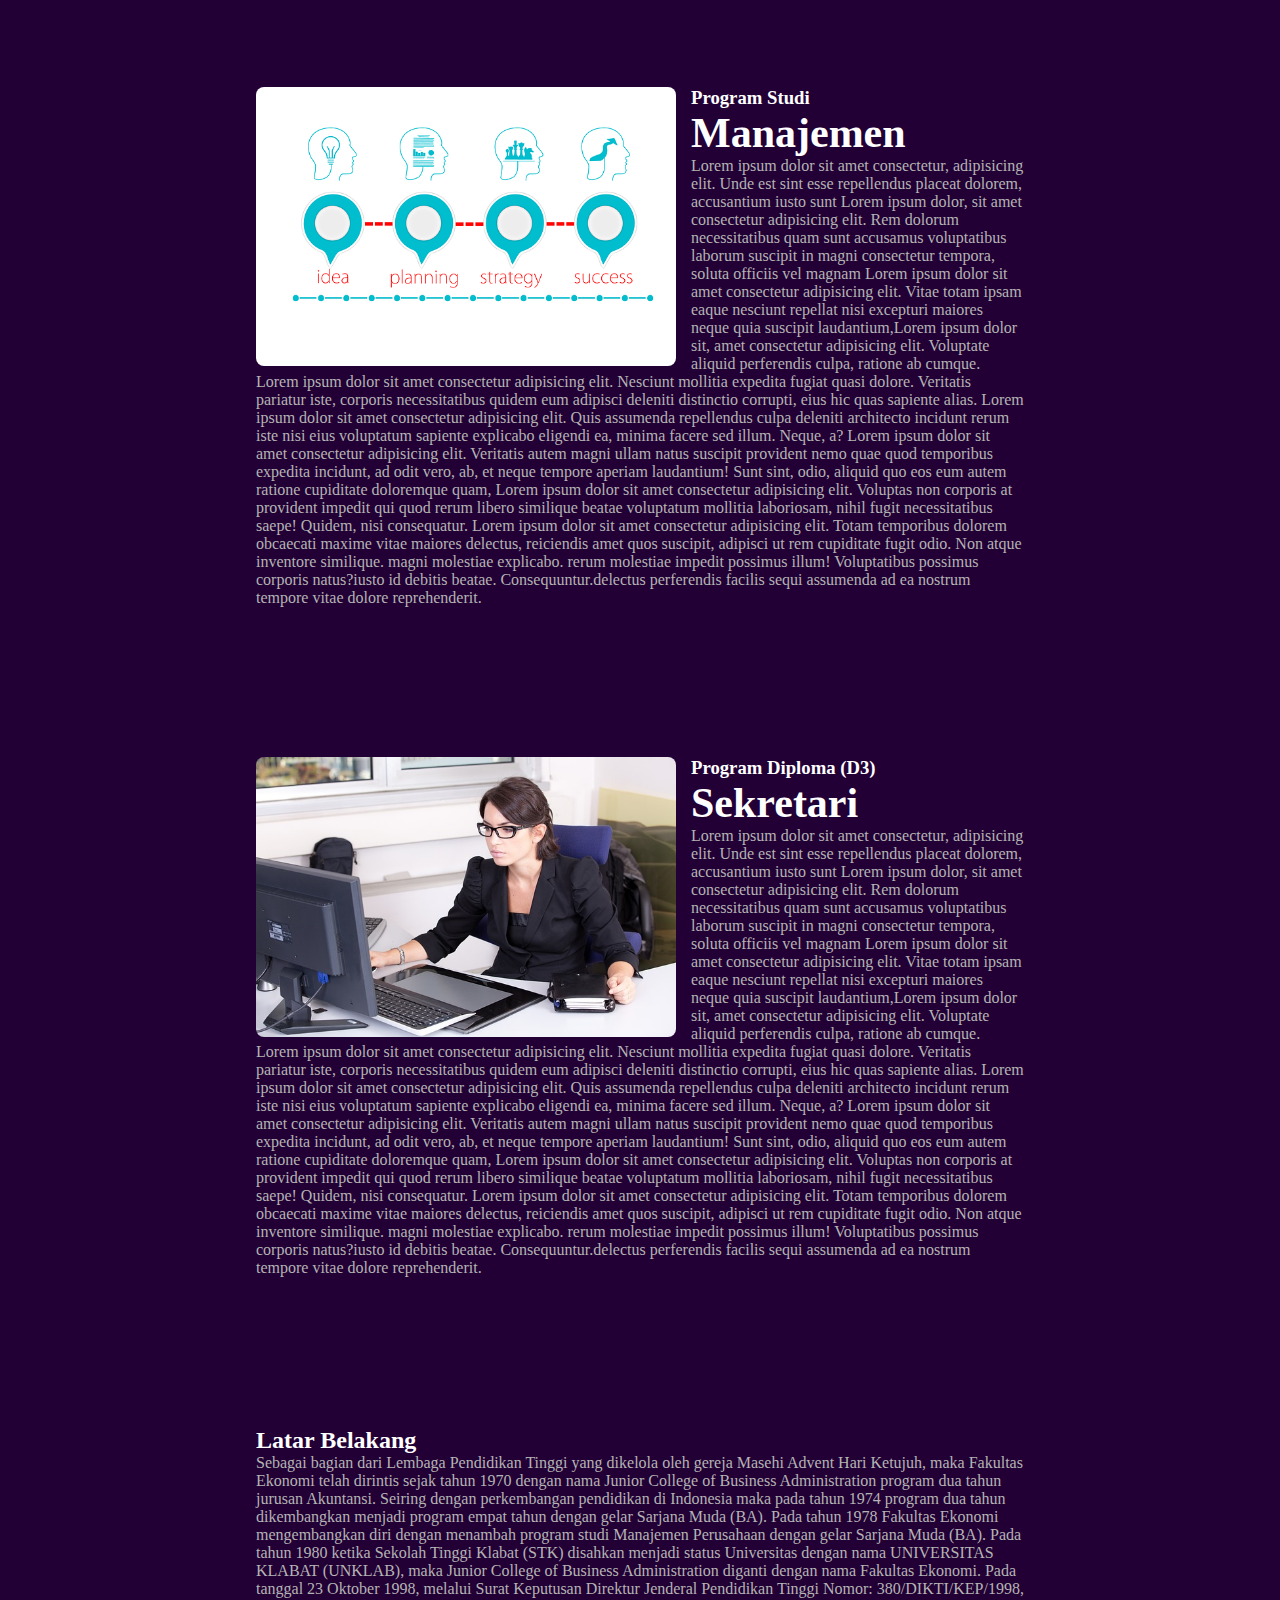
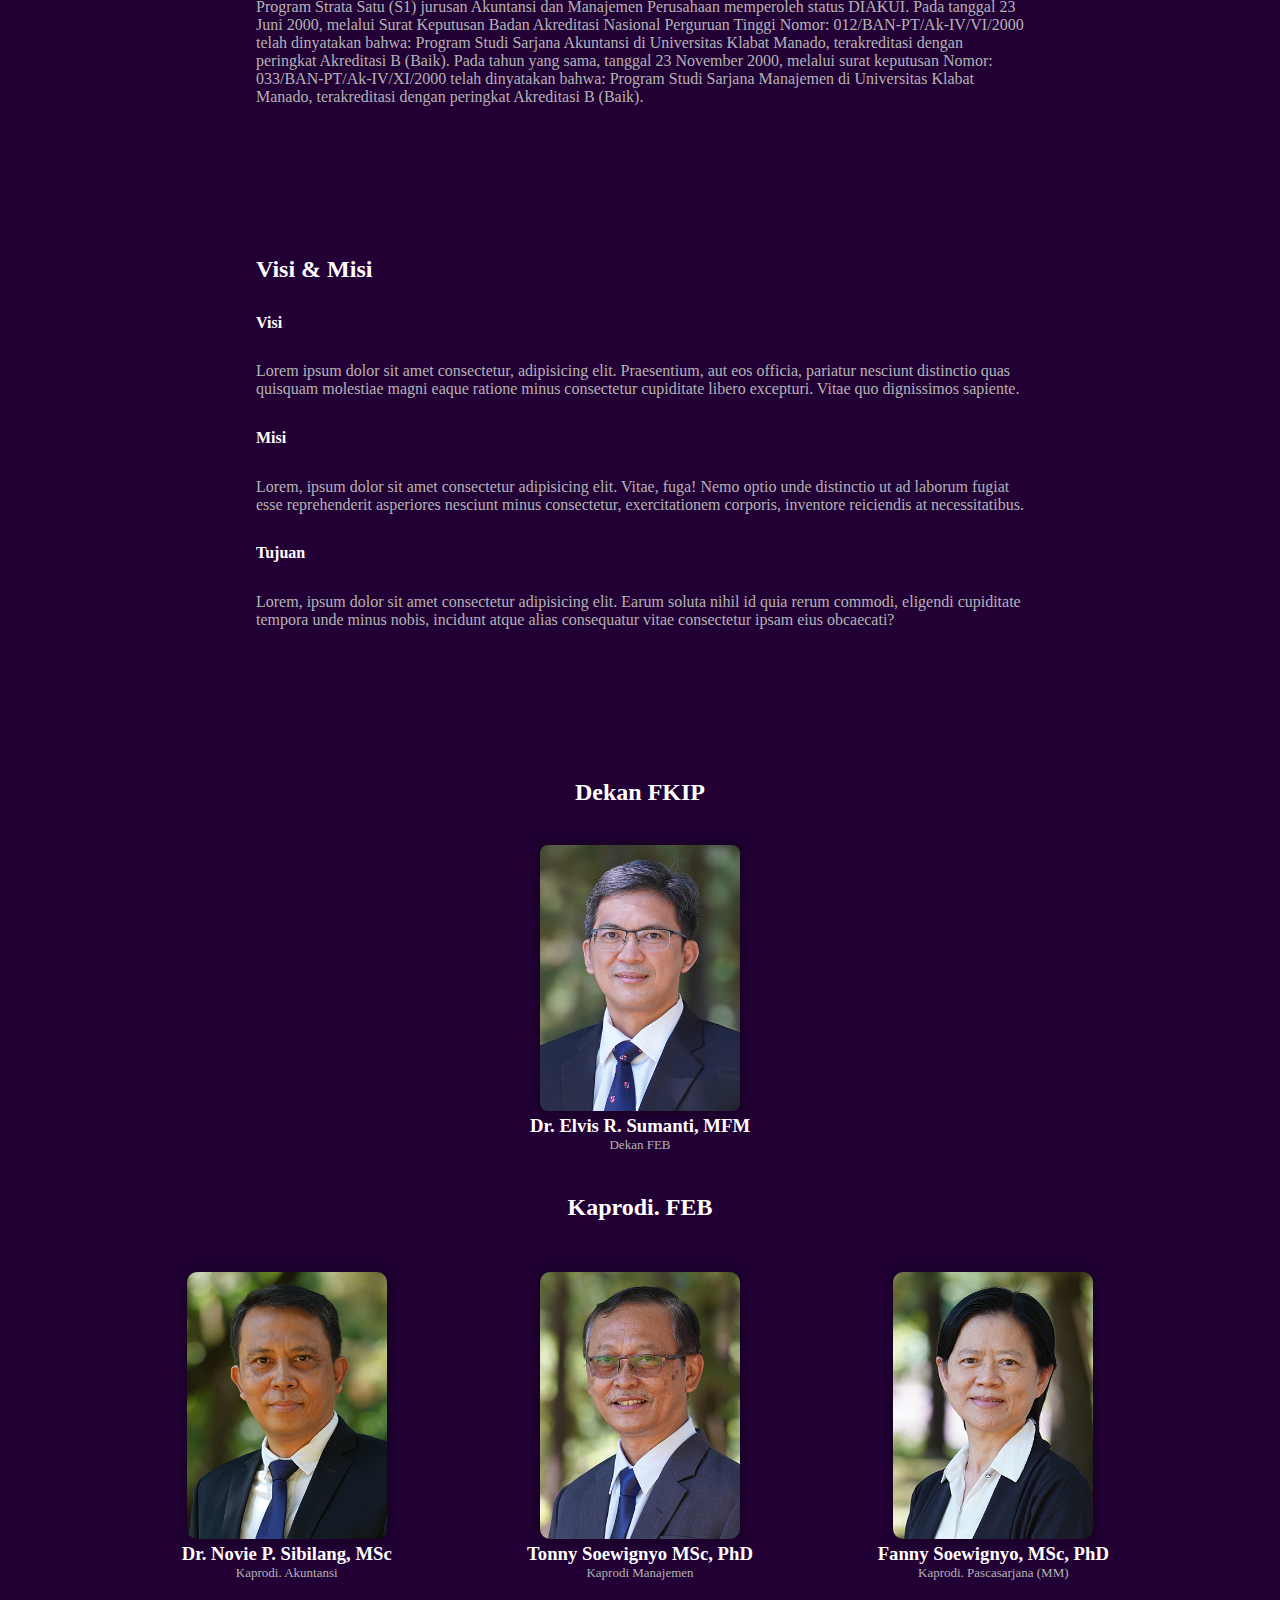
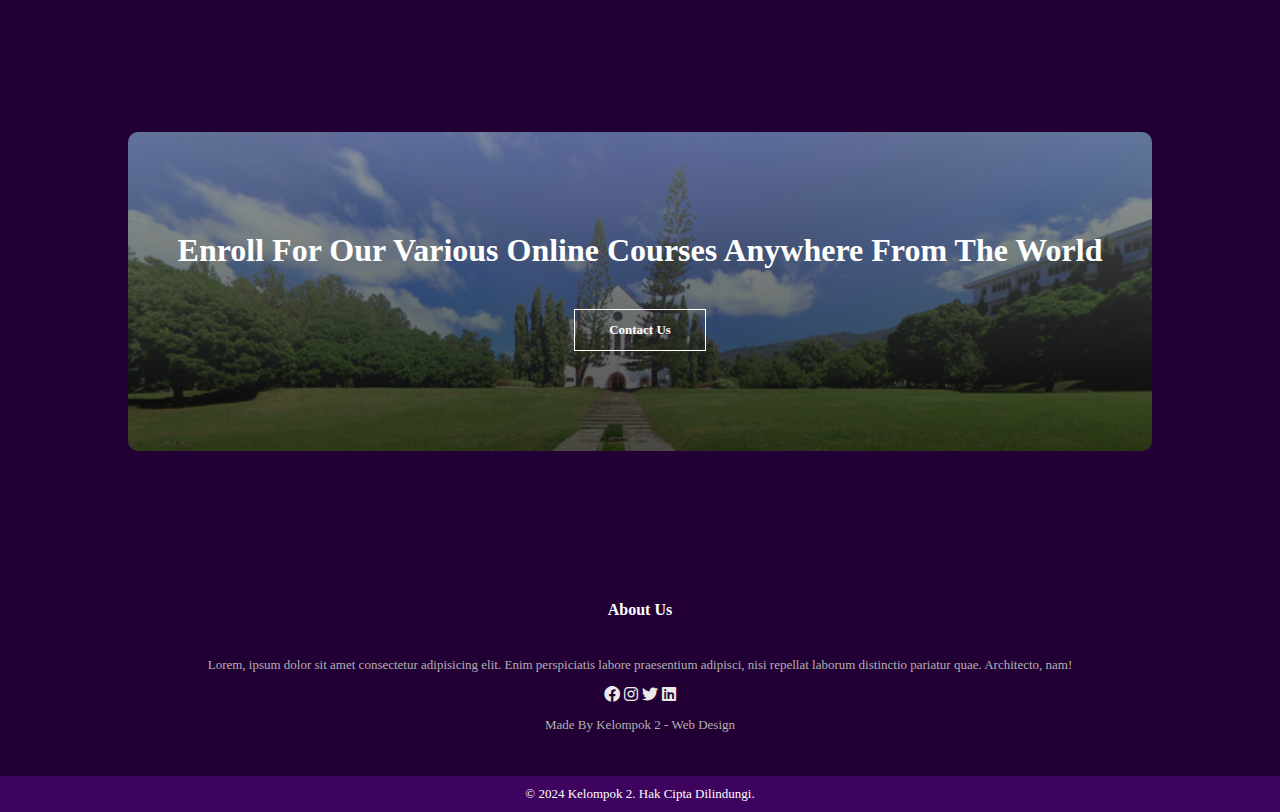
<file: Final Project Web-Design/Academic/course/feb.html>
<!DOCTYPE html>
<html lang="en">
<head>
    <meta charset="UTF-8">
    <meta name="viewport" content="width=device-width, initial-scale=1.0">
    <link rel="stylesheet" href="../../styles.css">
    <link rel="stylesheet" href="https://cdnjs.cloudflare.com/ajax/libs/font-awesome/6.0.0/css/all.min.css">
    <title>Universitas Klabat</title>
</head>
<body>

<section class="header-sejarah">
    <nav>
        <a href="../../afterlogin.html"><img src="/Final Project Web-Design/images/logo kata.png" class="logo"></a>
            <div class="navigation" id="Navigation">
                <i class="fa fa-times" onclick="hideMenu()"></i>
                    <ul>
                        <li><a href="../../afterlogin.html">Home</a></li>
                        <li><a href="#">Tentang Unklab</a>
                            <ul class="submenu">
                                <li><a href="../../Sejarah.html">Sejarah</a></li>
                                <li><a href="../../Visi & Misi.html">Visi Misi dan Tujuan</a></li>
                                <li><a href="#">Lokasi</a></li>
                            </ul>
                        </li>
                        <li><a href="#">Academic</a>
                            <ul class="submenu">
                                <li><a href="#">Sarjana (S1)</a>
                                    <ul class="submenu-dropdown">
                                        <li><a href="filkom.html">Fakultas Ilmu Komputer</a></li>
                                        <li><a href="feb.html">Fakultas Ekonomi dan Bisnis</a></li>
                                        <li><a href="keperawatan.html">Fakultas Keperawatan</a></li>
                                        <li><a href="filsafat.html">Fakultas Filsafat</a></li>
                                        <li><a href="fkip.html">Fakultas Keguruan dan Ilmu Pendidikan</a></li>
                                        <li><a href="pertanian.html">Fakultas Pertanian</a></li>
                                    </ul>
                                </li>
                                <li><a href="#">Profesi</a>
                                    <ul class="submenu-dropdown">
                                        <li><a href="#">Profesi Ners</a></li>
                                    </ul>
                                </li>
                            </ul>
                        </li>
                        <li><a href="#">Dev</a></li>
                    </ul>
            </div>
            <i class="fa fa-bars" onclick="showMenu()"></i>
    </nav>

    <section class="international-business-prog">
        <div class="fac-wrapper">
            <img src="../../images/international" class="fac-img">
            <div class="fac-textbox">
                <h3>Program Studi</h3>
                <h2>International Business Prog.</h2>
                <p>Lorem ipsum dolor sit amet consectetur, adipisicing elit. Unde est sint esse repellendus placeat dolorem, accusantium iusto sunt Lorem ipsum dolor, sit amet consectetur adipisicing elit. 
                    Rem dolorum necessitatibus quam sunt accusamus voluptatibus laborum suscipit in magni consectetur tempora, soluta officiis vel magnam Lorem ipsum dolor sit amet consectetur adipisicing elit. Vitae totam ipsam eaque 
                    nesciunt repellat nisi excepturi maiores neque quia suscipit laudantium,Lorem ipsum dolor sit, amet consectetur adipisicing elit. Voluptate aliquid perferendis culpa, ratione ab cumque. 
                    Lorem ipsum dolor sit amet consectetur adipisicing elit. Nesciunt mollitia expedita fugiat quasi dolore. Veritatis pariatur iste, corporis necessitatibus quidem eum adipisci deleniti distinctio corrupti, eius hic quas sapiente alias.
                    Lorem ipsum dolor sit amet consectetur adipisicing elit. Quis assumenda repellendus culpa deleniti architecto incidunt rerum iste nisi eius voluptatum sapiente explicabo eligendi ea, minima facere sed illum. Neque, a?
                    Lorem ipsum dolor sit amet consectetur adipisicing elit. Veritatis autem magni ullam natus suscipit provident nemo quae quod temporibus expedita incidunt, ad odit vero, ab, et neque tempore aperiam laudantium!
                    Sunt sint, odio, aliquid quo eos eum autem ratione cupiditate doloremque quam, Lorem ipsum dolor sit amet consectetur adipisicing elit. Voluptas non corporis at provident impedit qui quod rerum libero similique beatae voluptatum mollitia laboriosam, nihil fugit necessitatibus saepe! Quidem, nisi consequatur.
                    Lorem ipsum dolor sit amet consectetur adipisicing elit. Totam temporibus dolorem obcaecati maxime vitae maiores delectus, reiciendis amet quos suscipit, adipisci ut rem cupiditate fugit odio. Non atque inventore similique.
                    magni molestiae explicabo. rerum molestiae impedit possimus illum! Voluptatibus possimus corporis natus?iusto id debitis beatae. Consequuntur.delectus perferendis facilis sequi assumenda ad ea nostrum tempore vitae dolore reprehenderit.</p>
            </div>
        </div>
    </section>
    
    <section class="pendidikan-bah.ing">
        <div class="fac-wrapper">
            <img src="../../images/accountant" class="fac-img">
            <div class="fac-textbox">
                <h3>Program Studi</h3>
                <h2>Akuntansi</h2>
                <p>Lorem ipsum dolor sit amet consectetur, adipisicing elit. Unde est sint esse repellendus placeat dolorem, accusantium iusto sunt Lorem ipsum dolor, sit amet consectetur adipisicing elit. 
                    Rem dolorum necessitatibus quam sunt accusamus voluptatibus laborum suscipit in magni consectetur tempora, soluta officiis vel magnam Lorem ipsum dolor sit amet consectetur adipisicing elit. Vitae totam ipsam eaque 
                    nesciunt repellat nisi excepturi maiores neque quia suscipit laudantium,Lorem ipsum dolor sit, amet consectetur adipisicing elit. Voluptate aliquid perferendis culpa, ratione ab cumque. 
                    Lorem ipsum dolor sit amet consectetur adipisicing elit. Nesciunt mollitia expedita fugiat quasi dolore. Veritatis pariatur iste, corporis necessitatibus quidem eum adipisci deleniti distinctio corrupti, eius hic quas sapiente alias.
                    Lorem ipsum dolor sit amet consectetur adipisicing elit. Quis assumenda repellendus culpa deleniti architecto incidunt rerum iste nisi eius voluptatum sapiente explicabo eligendi ea, minima facere sed illum. Neque, a?
                    Lorem ipsum dolor sit amet consectetur adipisicing elit. Veritatis autem magni ullam natus suscipit provident nemo quae quod temporibus expedita incidunt, ad odit vero, ab, et neque tempore aperiam laudantium!
                    Sunt sint, odio, aliquid quo eos eum autem ratione cupiditate doloremque quam, Lorem ipsum dolor sit amet consectetur adipisicing elit. Voluptas non corporis at provident impedit qui quod rerum libero similique beatae voluptatum mollitia laboriosam, nihil fugit necessitatibus saepe! Quidem, nisi consequatur.
                    Lorem ipsum dolor sit amet consectetur adipisicing elit. Totam temporibus dolorem obcaecati maxime vitae maiores delectus, reiciendis amet quos suscipit, adipisci ut rem cupiditate fugit odio. Non atque inventore similique.
                    magni molestiae explicabo. rerum molestiae impedit possimus illum! Voluptatibus possimus corporis natus?iusto id debitis beatae. Consequuntur.delectus perferendis facilis sequi assumenda ad ea nostrum tempore vitae dolore reprehenderit.</p>
            </div>
        </div>
    </section>
    
    <section class="pendidikan-ekonomi">
        <div class="fac-wrapper">
            <img src="../../images/manajemen" class="fac-img">
            <div class="fac-textbox">
                <h3>Program Studi</h3>
                <h2>Manajemen</h2>
                <p>Lorem ipsum dolor sit amet consectetur, adipisicing elit. Unde est sint esse repellendus placeat dolorem, accusantium iusto sunt Lorem ipsum dolor, sit amet consectetur adipisicing elit. 
                    Rem dolorum necessitatibus quam sunt accusamus voluptatibus laborum suscipit in magni consectetur tempora, soluta officiis vel magnam Lorem ipsum dolor sit amet consectetur adipisicing elit. Vitae totam ipsam eaque 
                    nesciunt repellat nisi excepturi maiores neque quia suscipit laudantium,Lorem ipsum dolor sit, amet consectetur adipisicing elit. Voluptate aliquid perferendis culpa, ratione ab cumque. 
                    Lorem ipsum dolor sit amet consectetur adipisicing elit. Nesciunt mollitia expedita fugiat quasi dolore. Veritatis pariatur iste, corporis necessitatibus quidem eum adipisci deleniti distinctio corrupti, eius hic quas sapiente alias.
                    Lorem ipsum dolor sit amet consectetur adipisicing elit. Quis assumenda repellendus culpa deleniti architecto incidunt rerum iste nisi eius voluptatum sapiente explicabo eligendi ea, minima facere sed illum. Neque, a?
                    Lorem ipsum dolor sit amet consectetur adipisicing elit. Veritatis autem magni ullam natus suscipit provident nemo quae quod temporibus expedita incidunt, ad odit vero, ab, et neque tempore aperiam laudantium!
                    Sunt sint, odio, aliquid quo eos eum autem ratione cupiditate doloremque quam, Lorem ipsum dolor sit amet consectetur adipisicing elit. Voluptas non corporis at provident impedit qui quod rerum libero similique beatae voluptatum mollitia laboriosam, nihil fugit necessitatibus saepe! Quidem, nisi consequatur.
                    Lorem ipsum dolor sit amet consectetur adipisicing elit. Totam temporibus dolorem obcaecati maxime vitae maiores delectus, reiciendis amet quos suscipit, adipisci ut rem cupiditate fugit odio. Non atque inventore similique.
                    magni molestiae explicabo. rerum molestiae impedit possimus illum! Voluptatibus possimus corporis natus?iusto id debitis beatae. Consequuntur.delectus perferendis facilis sequi assumenda ad ea nostrum tempore vitae dolore reprehenderit.</p>
            </div>
        </div>
    </section>
    
    
    <section class="pendidikan-ekonomi">
        <div class="fac-wrapper">
            <img src="../../images/secretary-2199013_640.jpg" class="fac-img">
            <div class="fac-textbox">
                <h3>Program Diploma (D3)</h3>
                <h2>Sekretari</h2>
                <p>Lorem ipsum dolor sit amet consectetur, adipisicing elit. Unde est sint esse repellendus placeat dolorem, accusantium iusto sunt Lorem ipsum dolor, sit amet consectetur adipisicing elit. 
                    Rem dolorum necessitatibus quam sunt accusamus voluptatibus laborum suscipit in magni consectetur tempora, soluta officiis vel magnam Lorem ipsum dolor sit amet consectetur adipisicing elit. Vitae totam ipsam eaque 
                    nesciunt repellat nisi excepturi maiores neque quia suscipit laudantium,Lorem ipsum dolor sit, amet consectetur adipisicing elit. Voluptate aliquid perferendis culpa, ratione ab cumque. 
                    Lorem ipsum dolor sit amet consectetur adipisicing elit. Nesciunt mollitia expedita fugiat quasi dolore. Veritatis pariatur iste, corporis necessitatibus quidem eum adipisci deleniti distinctio corrupti, eius hic quas sapiente alias.
                    Lorem ipsum dolor sit amet consectetur adipisicing elit. Quis assumenda repellendus culpa deleniti architecto incidunt rerum iste nisi eius voluptatum sapiente explicabo eligendi ea, minima facere sed illum. Neque, a?
                    Lorem ipsum dolor sit amet consectetur adipisicing elit. Veritatis autem magni ullam natus suscipit provident nemo quae quod temporibus expedita incidunt, ad odit vero, ab, et neque tempore aperiam laudantium!
                    Sunt sint, odio, aliquid quo eos eum autem ratione cupiditate doloremque quam, Lorem ipsum dolor sit amet consectetur adipisicing elit. Voluptas non corporis at provident impedit qui quod rerum libero similique beatae voluptatum mollitia laboriosam, nihil fugit necessitatibus saepe! Quidem, nisi consequatur.
                    Lorem ipsum dolor sit amet consectetur adipisicing elit. Totam temporibus dolorem obcaecati maxime vitae maiores delectus, reiciendis amet quos suscipit, adipisci ut rem cupiditate fugit odio. Non atque inventore similique.
                    magni molestiae explicabo. rerum molestiae impedit possimus illum! Voluptatibus possimus corporis natus?iusto id debitis beatae. Consequuntur.delectus perferendis facilis sequi assumenda ad ea nostrum tempore vitae dolore reprehenderit.</p>
            </div>
        </div>
    </section>
    
    
    
    <!--Latar Belakang-->
    <section class="latar-belakang">
        <div class="lb-wrapper">
            <div class="lb-textbox">
                <h2>Latar Belakang</h2>
                <p>Sebagai bagian dari Lembaga Pendidikan Tinggi yang dikelola oleh gereja Masehi Advent Hari Ketujuh, maka Fakultas Ekonomi telah dirintis sejak tahun 1970 dengan nama Junior College of Business Administration program dua tahun jurusan Akuntansi.  Seiring dengan perkembangan pendidikan di Indonesia maka pada tahun 1974 program dua tahun dikembangkan menjadi program empat tahun dengan gelar Sarjana Muda (BA).  Pada tahun 1978 Fakultas Ekonomi mengembangkan diri dengan menambah program studi Manajemen Perusahaan dengan gelar Sarjana Muda (BA).

                    Pada tahun 1980 ketika Sekolah Tinggi Klabat (STK) disahkan menjadi status Universitas dengan nama UNIVERSITAS KLABAT (UNKLAB), maka Junior College of Business Administration diganti dengan nama Fakultas Ekonomi.
                    
                    Pada tanggal 23 Oktober 1998, melalui Surat Keputusan Direktur Jenderal Pendidikan Tinggi Nomor:  380/DIKTI/KEP/1998, Program Strata Satu (S1) jurusan Akuntansi dan Manajemen Perusahaan memperoleh status DIAKUI.
                    
                    Pada tanggal 23 Juni 2000, melalui Surat Keputusan Badan Akreditasi Nasional Perguruan Tinggi Nomor:  012/BAN-PT/Ak-IV/VI/2000 telah dinyatakan bahwa:  Program Studi Sarjana Akuntansi di Universitas Klabat Manado, terakreditasi dengan peringkat Akreditasi B (Baik).  Pada tahun yang sama, tanggal 23 November 2000, melalui surat keputusan Nomor:  033/BAN-PT/Ak-IV/XI/2000 telah dinyatakan bahwa:  Program Studi Sarjana Manajemen di Universitas Klabat Manado, terakreditasi dengan peringkat Akreditasi B (Baik).</p>
            </div>
        </div>
    </section>
    
    <!--Visi & Misi Fakultas-->
    
    <section class="visi-misi">
        <div class="vm-wrapper">
            <div class="vm-textbox">
                <h2>Visi & Misi</h2>
                <h4>Visi</h4>
                <p>Lorem ipsum dolor sit amet consectetur, adipisicing elit. Praesentium, aut eos officia, pariatur nesciunt distinctio quas quisquam molestiae magni eaque ratione minus consectetur cupiditate libero excepturi. Vitae quo dignissimos sapiente.</p>
                <h4>Misi</h4>
                <p>Lorem, ipsum dolor sit amet consectetur adipisicing elit. Vitae, fuga! Nemo optio unde distinctio ut ad laborum fugiat esse reprehenderit asperiores nesciunt minus consectetur, exercitationem corporis, inventore reiciendis at necessitatibus.</p>
                <h4>Tujuan</h4>
                <p>Lorem, ipsum dolor sit amet consectetur adipisicing elit. Earum soluta nihil id quia rerum commodi, eligendi cupiditate tempora unde minus nobis, incidunt atque alias consequatur vitae consectetur ipsam eius obcaecati?</p>
        </div>
    </section>
    
    
    <!--Dosen-->
    
    <section class="Dekan">
        <h2>Dekan FKIP</h2>
        <div class="dekan-row">
            <div class="dekan-col">
                <img src="../../images/Dr.-Elvis-Ronald-Sumanti-SE-Ak.-MFM-1.jpg">
                <h3>Dr. Elvis R. Sumanti, MFM</h3>
                <p>Dekan FEB</p>
            </div>
        </div>
    </section>
    
    
    <section class="kaprodi">
        <h2>Kaprodi. FEB</h2>
        <div class="row">
            <div class="dosen-col">
                <img src="../../images/Dr.Novie-P.-Sibilang-SE-Ak-MSC-1.jpg">
                <h3>Dr. Novie P. Sibilang, MSc</h3>
                <p>Kaprodi. Akuntansi</p>
            </div>
            <div class="dosen-col">
                <img src="../../images/Tonny-Soewignyo-SE-MSC-PhD-1.jpg">
                <h3>Tonny Soewignyo MSc, PhD</h3>
                <p>Kaprodi Manajemen</p>
            </div>
            <div class="dosen-col">
                <img src="../../images/Fanny-Soewignyo-SE-MSC-PhD-1.jpg">
                <h3>Fanny Soewignyo, MSc, PhD</h3>
                <p>Kaprodi. Pascasarjana (MM)</p>
            </div>
        </div>
        
    </section>
    
    

<!---Call to action-->

<section class="cta">
    <h1>Enroll For Our Various Online Courses Anywhere From The World</h1>
    <a href="#" class="button-for-visit"><strong>Contact Us</strong></a>
</section>



<!--Carousel-->



<!--footer-->

<section class="footer-sejarah">
    <h4>About Us</h4>
    <p class="penjelasan">Lorem, ipsum dolor sit amet consectetur adipisicing elit. Enim perspiciatis labore praesentium adipisci, nisi repellat laborum distinctio pariatur quae. Architecto, nam!</p>
    <div class="icons">
        <i class="fa-brands fa-facebook"></i>
        <i class="fa-brands fa-instagram"></i>
        <i class="fa-brands fa-twitter"></i>
        <i class="fa-brands fa-linkedin"></i>
    </div>
    <p class="penjelasan">Made By Kelompok 2 - Web Design</p>
</section>

<script>

    var Navigation = document.getElementById("Navigation");
    function showMenu(){
        Navigation.style.right = "0";
    }
    function hideMenu(){
        Navigation.style.right = "-250px";
    }
</script>

<footer>
    <p align="center">&copy; 2024 Kelompok 2. Hak Cipta Dilindungi.</p>
</footer>
</body>
</html>
</file>
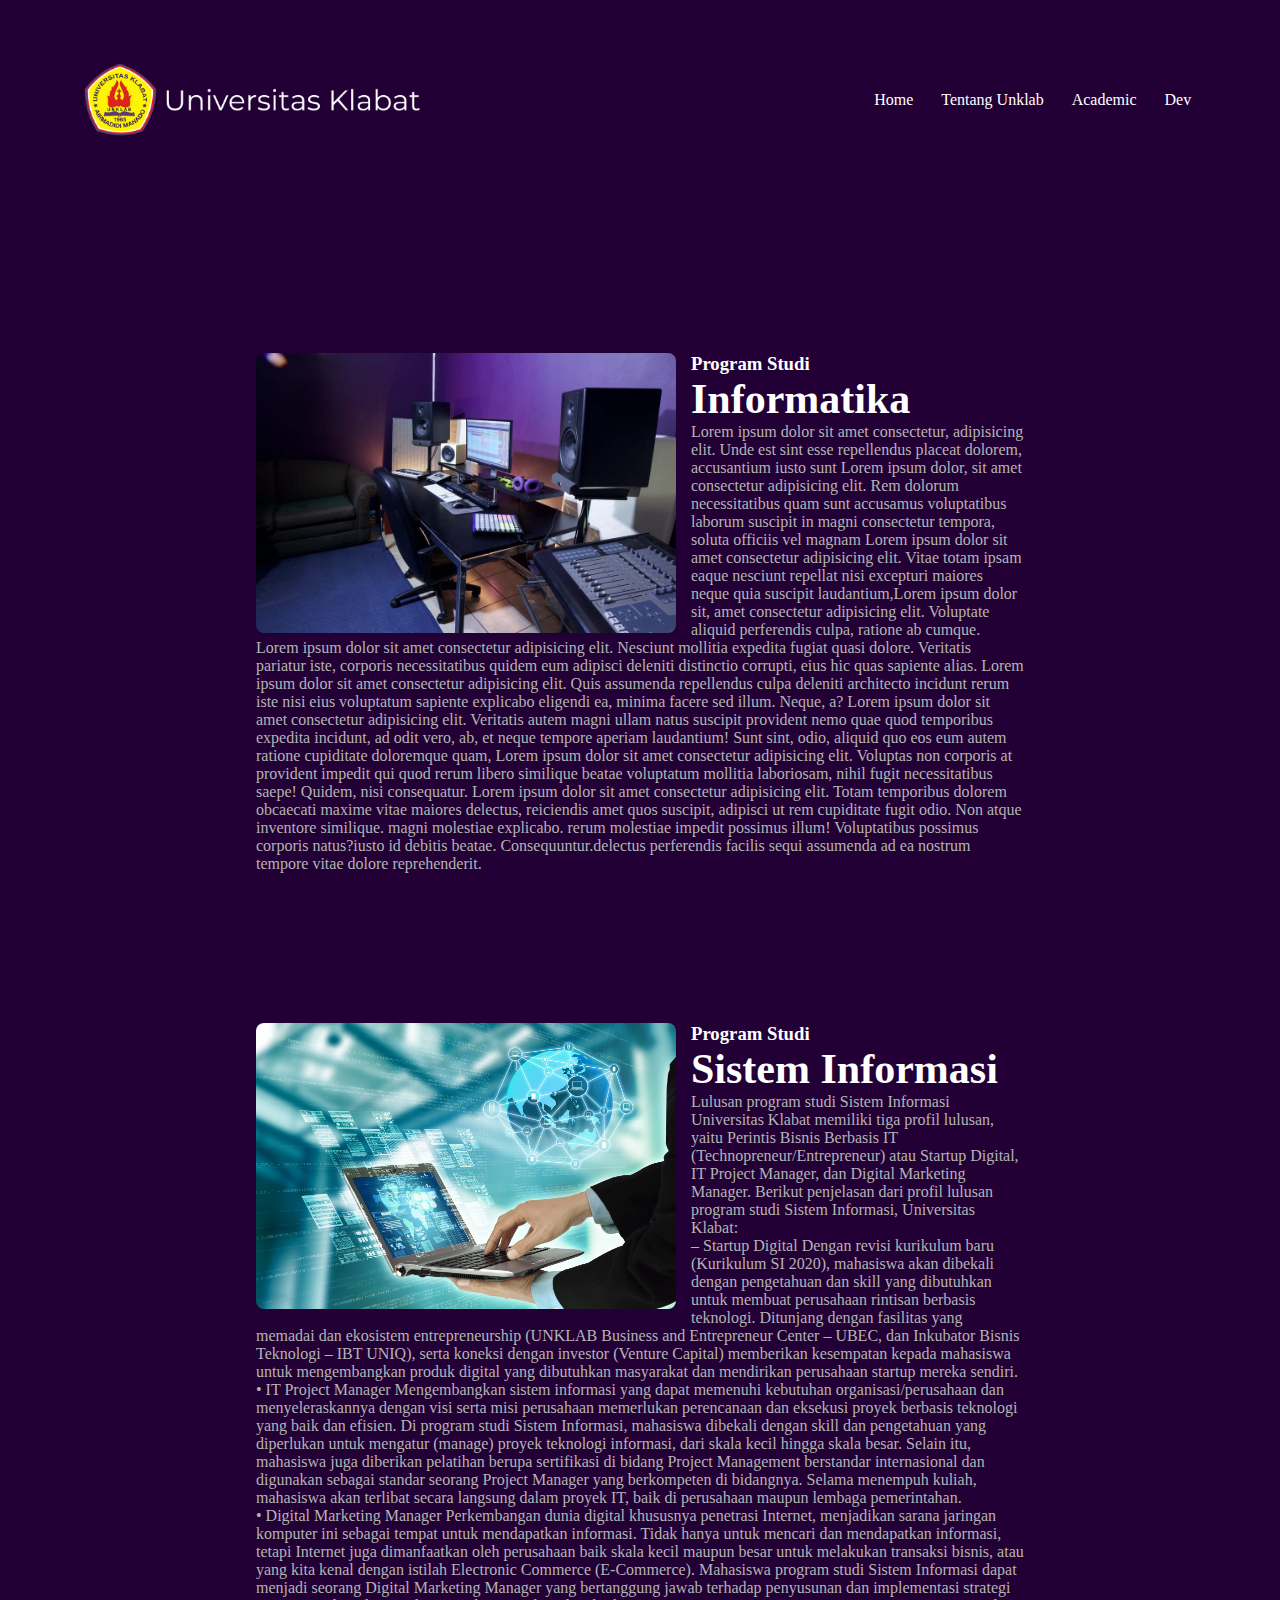
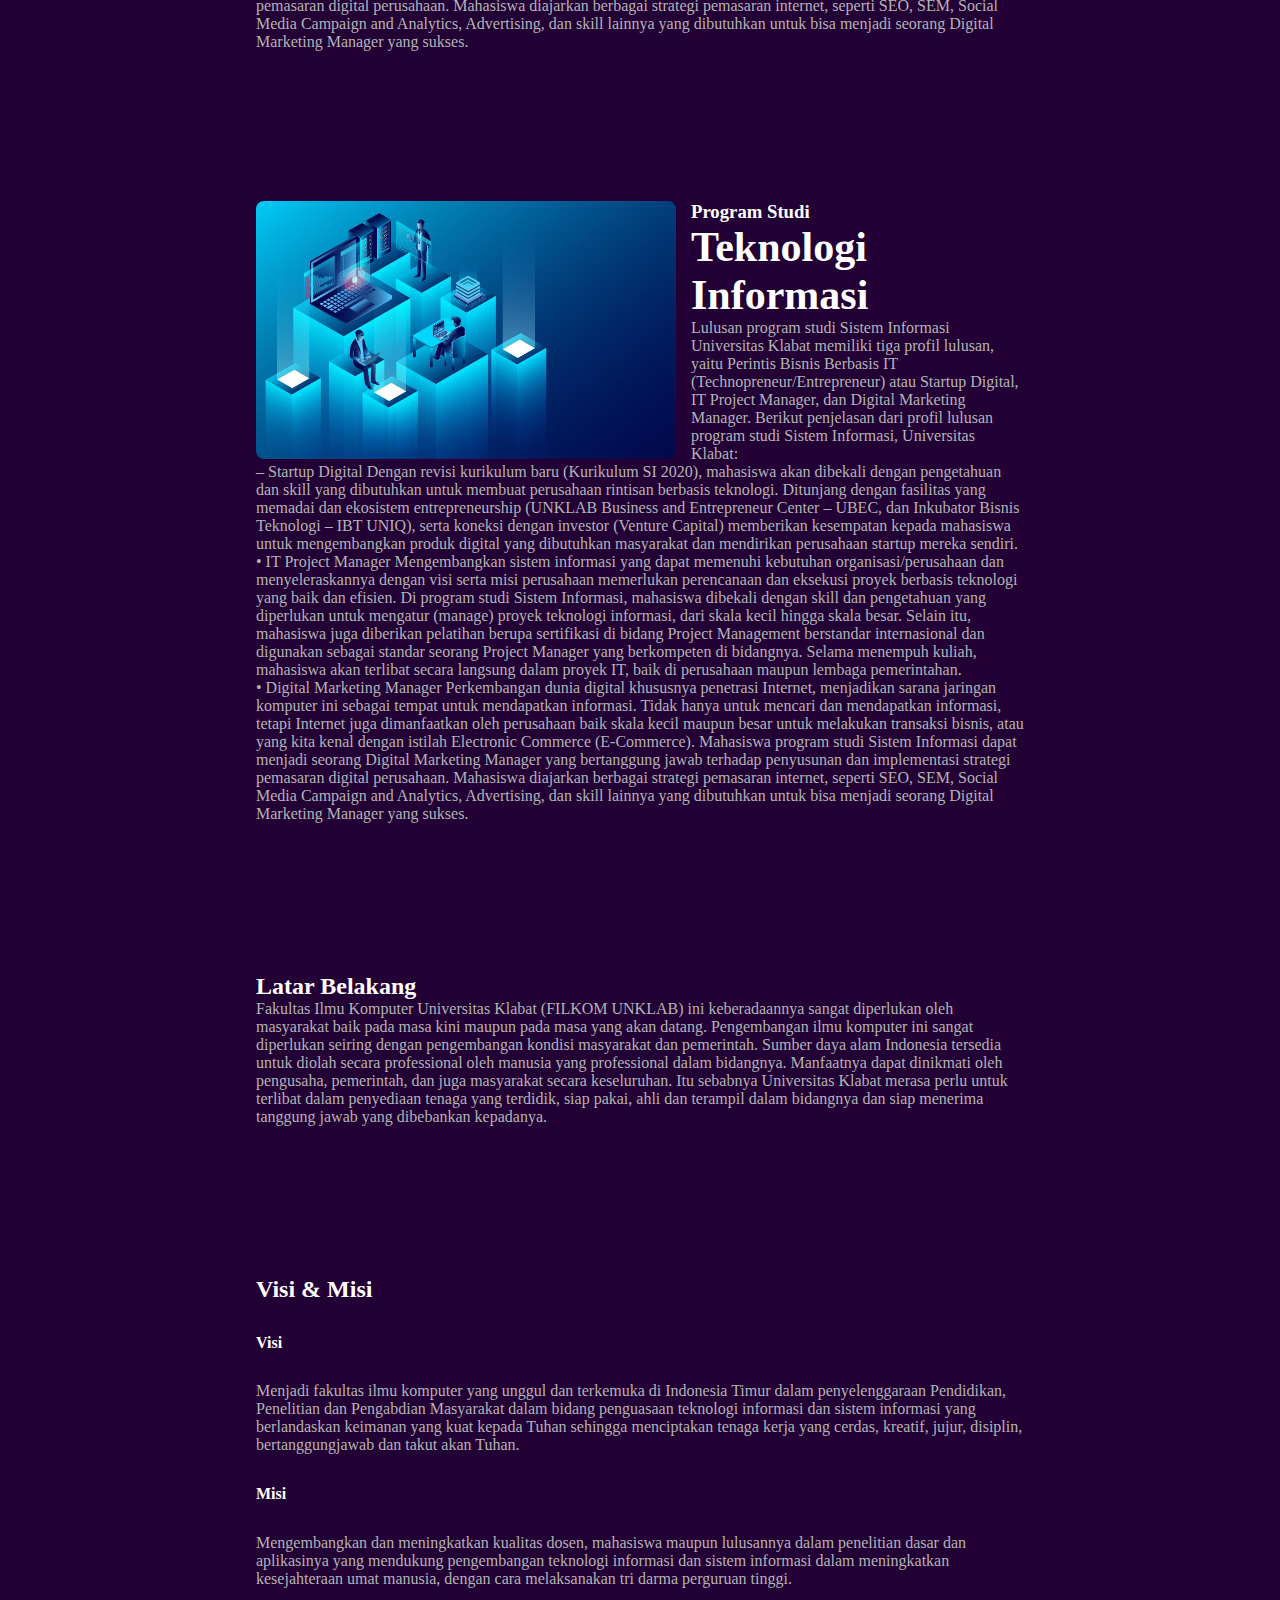
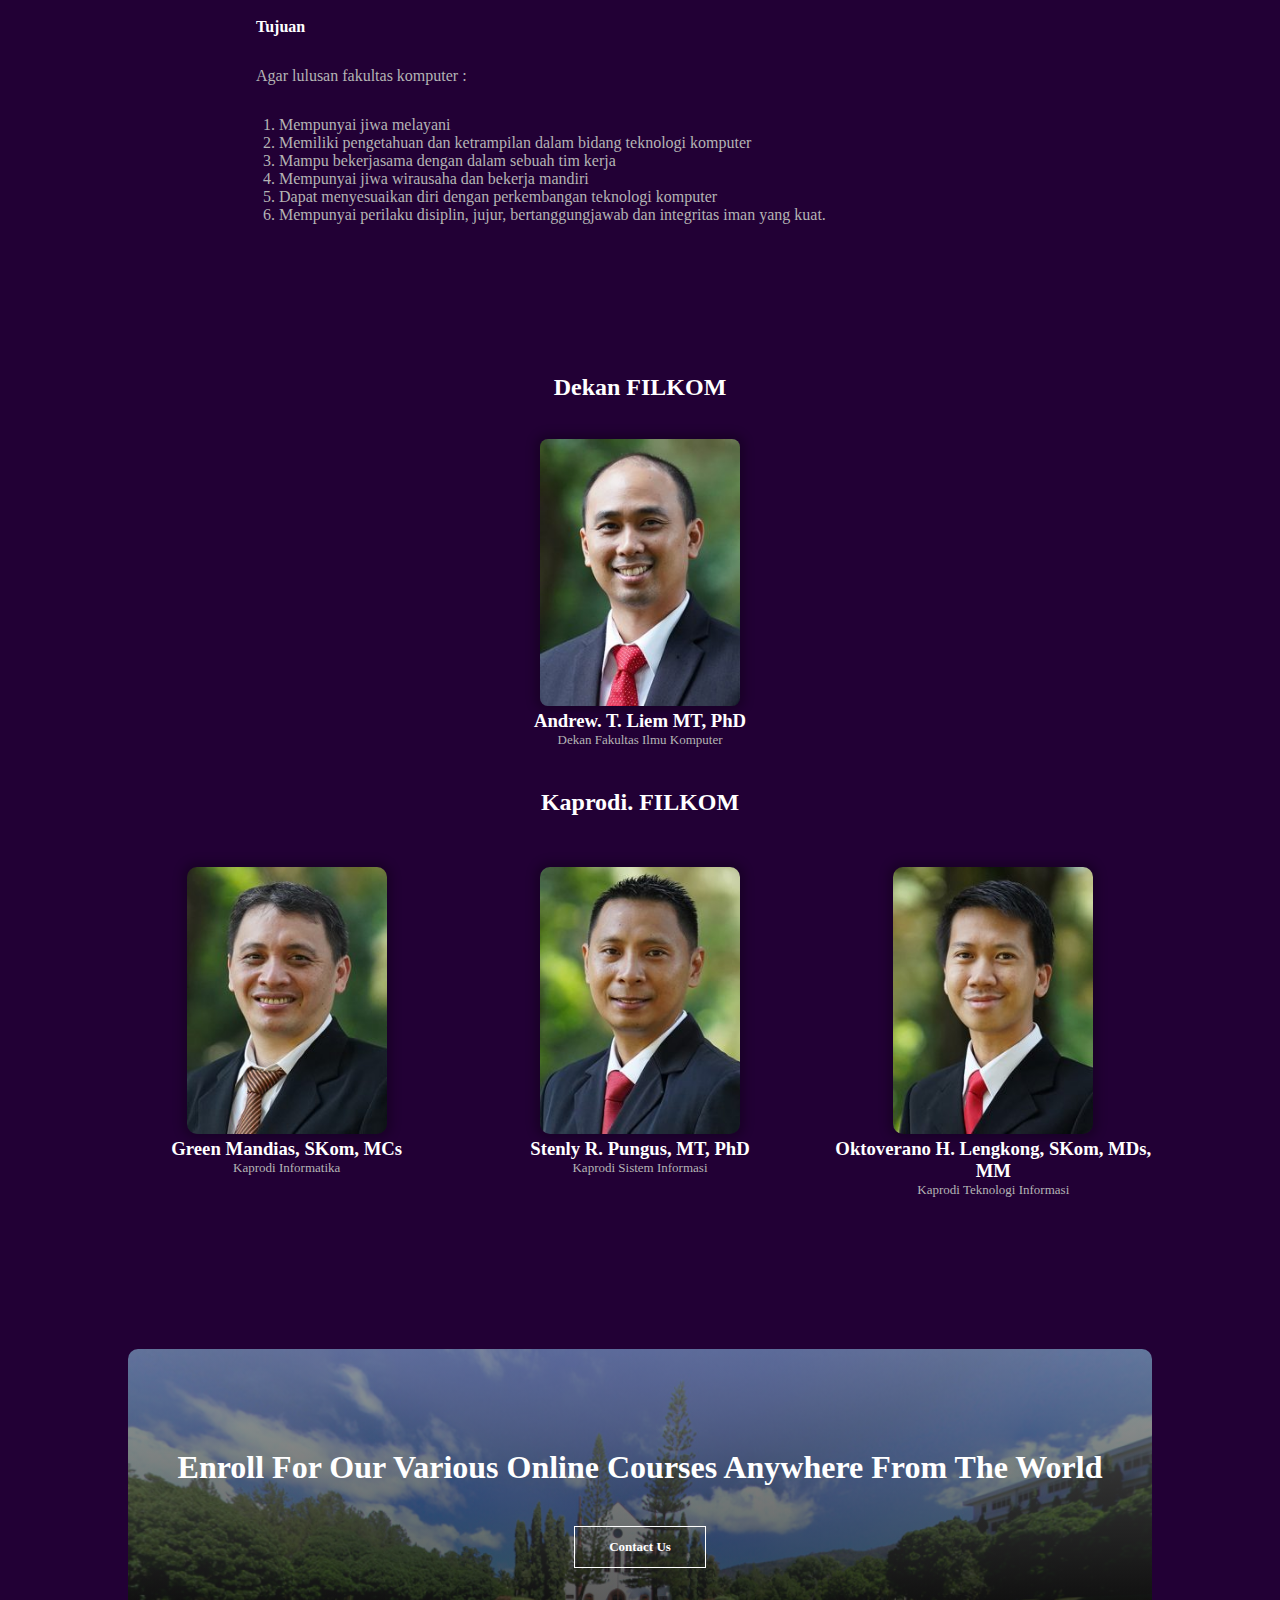
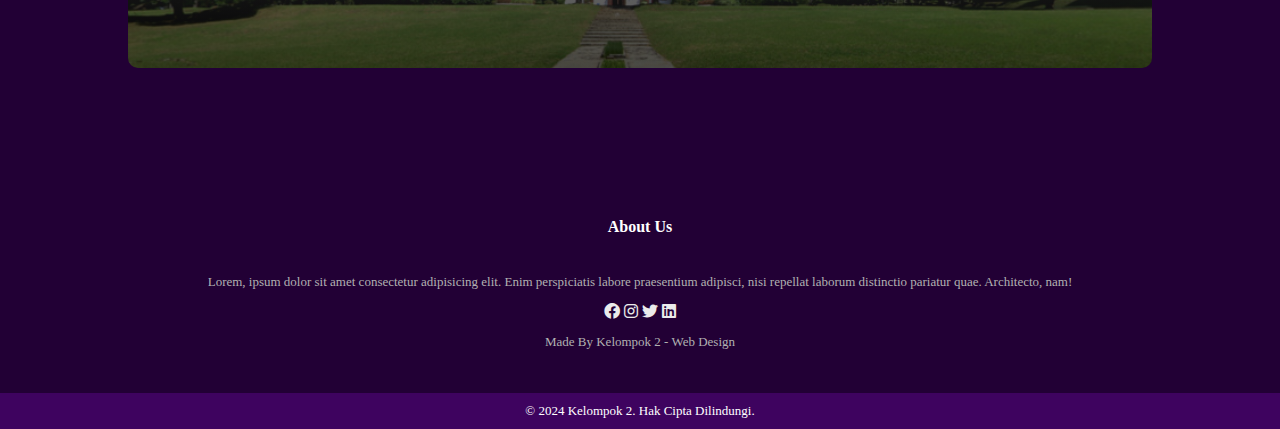
<file: Final Project Web-Design/Academic/course/filkom.html>
<!DOCTYPE html>
<html lang="en">
<head>
    <meta charset="UTF-8">
    <meta name="viewport" content="width=device-width, initial-scale=1.0">
    <link rel="stylesheet" href="../../styles.css">
    <link rel="stylesheet" href="https://cdnjs.cloudflare.com/ajax/libs/font-awesome/6.0.0/css/all.min.css">
    <title>Universitas Klabat</title>
</head>
<body>

    <section class="header-sejarah">
        <nav>
            <a href="../../afterlogin.html"><img src="/Final Project Web-Design/images/logo kata.png" class="logo"></a>
                <div class="navigation" id="Navigation">
                    <i class="fa fa-times" onclick="hideMenu()"></i>
                        <ul>
                            <li><a href="../../afterlogin.html">Home</a></li>
                            <li><a href="#">Tentang Unklab</a>
                                <ul class="submenu">
                                    <li><a href="../../Sejarah.html">Sejarah</a></li>
                                    <li><a href="../../Visi & Misi.html">Visi Misi dan Tujuan</a></li>
                                    <li><a href="#">Lokasi</a></li>
                                </ul>
                            </li>
                            <li><a href="#">Academic</a>
                                <ul class="submenu">
                                    <li><a href="#">Sarjana (S1)</a>
                                        <ul class="submenu-dropdown">
                                            <li><a href="filkom.html">Fakultas Ilmu Komputer</a></li>
                                            <li><a href="feb.html">Fakultas Ekonomi dan Bisnis</a></li>
                                            <li><a href="keperawatan.html">Fakultas Keperawatan</a></li>
                                            <li><a href="filsafat.html">Fakultas Filsafat</a></li>
                                            <li><a href="fkip.html">Fakultas Keguruan dan Ilmu Pendidikan</a></li>
                                            <li><a href="pertanian.html">Fakultas Pertanian</a></li>
                                        </ul>
                                    </li>
                                    <li><a href="#">Profesi</a>
                                        <ul class="submenu-dropdown">
                                            <li><a href="#">Profesi Ners</a></li>
                                        </ul>
                                    </li>
                                </ul>
                            </li>
                            <li><a href="#">Dev</a></li>
                        </ul>
                </div>
                <i class="fa fa-bars" onclick="showMenu()"></i>
        </nav>
    
<section class="informatika">
    <div class="fac-wrapper">
        <img src="../../images/multimedia.jpg" class="fac-img">
        <div class="fac-textbox">
            <h3>Program Studi</h3>
            <h2>Informatika</h2>
            <p>Lorem ipsum dolor sit amet consectetur, adipisicing elit. Unde est sint esse repellendus placeat dolorem, accusantium iusto sunt Lorem ipsum dolor, sit amet consectetur adipisicing elit. 
                Rem dolorum necessitatibus quam sunt accusamus voluptatibus laborum suscipit in magni consectetur tempora, soluta officiis vel magnam Lorem ipsum dolor sit amet consectetur adipisicing elit. Vitae totam ipsam eaque 
                nesciunt repellat nisi excepturi maiores neque quia suscipit laudantium,Lorem ipsum dolor sit, amet consectetur adipisicing elit. Voluptate aliquid perferendis culpa, ratione ab cumque. 
                Lorem ipsum dolor sit amet consectetur adipisicing elit. Nesciunt mollitia expedita fugiat quasi dolore. Veritatis pariatur iste, corporis necessitatibus quidem eum adipisci deleniti distinctio corrupti, eius hic quas sapiente alias.
                Lorem ipsum dolor sit amet consectetur adipisicing elit. Quis assumenda repellendus culpa deleniti architecto incidunt rerum iste nisi eius voluptatum sapiente explicabo eligendi ea, minima facere sed illum. Neque, a?
                Lorem ipsum dolor sit amet consectetur adipisicing elit. Veritatis autem magni ullam natus suscipit provident nemo quae quod temporibus expedita incidunt, ad odit vero, ab, et neque tempore aperiam laudantium!
                Sunt sint, odio, aliquid quo eos eum autem ratione cupiditate doloremque quam, Lorem ipsum dolor sit amet consectetur adipisicing elit. Voluptas non corporis at provident impedit qui quod rerum libero similique beatae voluptatum mollitia laboriosam, nihil fugit necessitatibus saepe! Quidem, nisi consequatur.
                Lorem ipsum dolor sit amet consectetur adipisicing elit. Totam temporibus dolorem obcaecati maxime vitae maiores delectus, reiciendis amet quos suscipit, adipisci ut rem cupiditate fugit odio. Non atque inventore similique.
                magni molestiae explicabo. rerum molestiae impedit possimus illum! Voluptatibus possimus corporis natus?iusto id debitis beatae. Consequuntur.delectus perferendis facilis sequi assumenda ad ea nostrum tempore vitae dolore reprehenderit.</p>
        </div>
    </div>
</section>

<section class="sistem-informasi">
    <div class="fac-wrapper">
        <img src="../../images/information-technology-logo.jpg" class="fac-img">
        <div class="fac-textbox">
            <h3>Program Studi</h3>
            <h2>Sistem Informasi</h2>
            <p>Lulusan program studi Sistem Informasi Universitas Klabat memiliki tiga profil lulusan, yaitu Perintis Bisnis Berbasis IT (Technopreneur/Entrepreneur) atau Startup Digital, IT Project Manager, dan Digital Marketing Manager. Berikut penjelasan dari profil lulusan program studi Sistem Informasi, Universitas Klabat:</p>
            <p>– Startup Digital Dengan revisi kurikulum baru (Kurikulum SI 2020), mahasiswa akan dibekali dengan pengetahuan dan skill yang dibutuhkan untuk membuat perusahaan rintisan berbasis teknologi. Ditunjang dengan fasilitas yang memadai dan ekosistem entrepreneurship (UNKLAB Business and Entrepreneur Center – UBEC, dan Inkubator Bisnis Teknologi – IBT UNIQ), serta koneksi dengan investor (Venture Capital) memberikan kesempatan kepada mahasiswa untuk mengembangkan produk digital yang dibutuhkan masyarakat dan mendirikan perusahaan startup mereka sendiri.</p>
            <p>• IT Project Manager Mengembangkan sistem informasi yang dapat memenuhi kebutuhan organisasi/perusahaan dan menyeleraskannya dengan visi serta misi perusahaan memerlukan perencanaan dan eksekusi proyek berbasis teknologi yang baik dan efisien. Di program studi Sistem Informasi, mahasiswa dibekali dengan skill dan pengetahuan yang diperlukan untuk mengatur (manage) proyek teknologi informasi, dari skala kecil hingga skala besar. Selain itu, mahasiswa juga diberikan pelatihan berupa sertifikasi di bidang Project Management berstandar internasional dan digunakan sebagai standar seorang Project Manager yang berkompeten di bidangnya. Selama menempuh kuliah, mahasiswa akan terlibat secara langsung dalam proyek IT, baik di perusahaan maupun lembaga pemerintahan.</p>
            <p>• Digital Marketing Manager Perkembangan dunia digital khususnya penetrasi Internet, menjadikan sarana jaringan komputer ini sebagai tempat untuk mendapatkan informasi. Tidak hanya untuk mencari dan mendapatkan informasi, tetapi Internet juga dimanfaatkan oleh perusahaan baik skala kecil maupun besar untuk melakukan transaksi bisnis, atau yang kita kenal dengan istilah Electronic Commerce (E-Commerce). Mahasiswa program studi Sistem Informasi dapat menjadi seorang Digital Marketing Manager yang bertanggung jawab terhadap penyusunan dan implementasi strategi pemasaran digital perusahaan. Mahasiswa diajarkan berbagai strategi pemasaran internet, seperti SEO, SEM, Social Media Campaign and Analytics, Advertising, dan skill lainnya yang dibutuhkan untuk bisa menjadi seorang Digital Marketing Manager yang sukses.</p>
        </div>
    </div>
</section>

<section class="sistem-informasi">
    <div class="fac-wrapper">
        <img src="../../images/technology infomasi.jpg" class="fac-img">
        <div class="fac-textbox">
            <h3>Program Studi</h3>
            <h2>Teknologi Informasi</h2>
            <p>Lulusan program studi Sistem Informasi Universitas Klabat memiliki tiga profil lulusan, yaitu Perintis Bisnis Berbasis IT (Technopreneur/Entrepreneur) atau Startup Digital, IT Project Manager, dan Digital Marketing Manager. Berikut penjelasan dari profil lulusan program studi Sistem Informasi, Universitas Klabat:</p>
            <p>– Startup Digital Dengan revisi kurikulum baru (Kurikulum SI 2020), mahasiswa akan dibekali dengan pengetahuan dan skill yang dibutuhkan untuk membuat perusahaan rintisan berbasis teknologi. Ditunjang dengan fasilitas yang memadai dan ekosistem entrepreneurship (UNKLAB Business and Entrepreneur Center – UBEC, dan Inkubator Bisnis Teknologi – IBT UNIQ), serta koneksi dengan investor (Venture Capital) memberikan kesempatan kepada mahasiswa untuk mengembangkan produk digital yang dibutuhkan masyarakat dan mendirikan perusahaan startup mereka sendiri.</p>
            <p>• IT Project Manager Mengembangkan sistem informasi yang dapat memenuhi kebutuhan organisasi/perusahaan dan menyeleraskannya dengan visi serta misi perusahaan memerlukan perencanaan dan eksekusi proyek berbasis teknologi yang baik dan efisien. Di program studi Sistem Informasi, mahasiswa dibekali dengan skill dan pengetahuan yang diperlukan untuk mengatur (manage) proyek teknologi informasi, dari skala kecil hingga skala besar. Selain itu, mahasiswa juga diberikan pelatihan berupa sertifikasi di bidang Project Management berstandar internasional dan digunakan sebagai standar seorang Project Manager yang berkompeten di bidangnya. Selama menempuh kuliah, mahasiswa akan terlibat secara langsung dalam proyek IT, baik di perusahaan maupun lembaga pemerintahan.</p>
            <p>• Digital Marketing Manager Perkembangan dunia digital khususnya penetrasi Internet, menjadikan sarana jaringan komputer ini sebagai tempat untuk mendapatkan informasi. Tidak hanya untuk mencari dan mendapatkan informasi, tetapi Internet juga dimanfaatkan oleh perusahaan baik skala kecil maupun besar untuk melakukan transaksi bisnis, atau yang kita kenal dengan istilah Electronic Commerce (E-Commerce). Mahasiswa program studi Sistem Informasi dapat menjadi seorang Digital Marketing Manager yang bertanggung jawab terhadap penyusunan dan implementasi strategi pemasaran digital perusahaan. Mahasiswa diajarkan berbagai strategi pemasaran internet, seperti SEO, SEM, Social Media Campaign and Analytics, Advertising, dan skill lainnya yang dibutuhkan untuk bisa menjadi seorang Digital Marketing Manager yang sukses.</p>
        </div>
    </div>
</section>



<!--Latar Belakang-->
<section class="latar-belakang">
    <div class="lb-wrapper">
        <div class="lb-textbox">
            <h2>Latar Belakang</h2>
            <p>Fakultas Ilmu Komputer Universitas Klabat (FILKOM UNKLAB) ini keberadaannya sangat diperlukan oleh masyarakat baik pada masa kini maupun pada masa yang akan datang. Pengembangan ilmu komputer ini sangat diperlukan seiring dengan pengembangan kondisi masyarakat dan pemerintah.

                Sumber daya alam Indonesia tersedia untuk diolah secara professional oleh manusia yang professional dalam bidangnya. Manfaatnya dapat dinikmati oleh pengusaha, pemerintah, dan juga masyarakat secara keseluruhan. Itu sebabnya Universitas Klabat merasa perlu untuk terlibat dalam penyediaan tenaga yang terdidik, siap pakai, ahli dan terampil dalam bidangnya dan siap menerima tanggung jawab yang dibebankan kepadanya.</p>
        </div>
    </div>
</section>

<!--Visi & Misi Fakultas-->

<section class="visi-misi">
    <div class="vm-wrapper">
        <div class="vm-textbox">
            <h2>Visi & Misi</h2>
            <h4>Visi</h4>
            <p>Menjadi fakultas ilmu komputer yang unggul dan terkemuka  di Indonesia  Timur dalam penyelenggaraan Pendidikan, Penelitian dan Pengabdian Masyarakat dalam bidang penguasaan teknologi informasi dan sistem informasi yang berlandaskan keimanan yang kuat kepada Tuhan sehingga menciptakan tenaga kerja yang cerdas, kreatif, jujur, disiplin, bertanggungjawab dan takut akan Tuhan.</p>
            <h4>Misi</h4>
            <p>Mengembangkan dan meningkatkan kualitas dosen, mahasiswa maupun lulusannya dalam penelitian dasar dan aplikasinya yang mendukung pengembangan teknologi informasi  dan sistem informasi dalam meningkatkan kesejahteraan umat manusia, dengan cara melaksanakan tri darma perguruan tinggi.</p>
            <h4>Tujuan</h4>
            <p>Agar lulusan fakultas komputer :</p>
            <ul>
                <li>Mempunyai jiwa melayani</li>
                <li>Memiliki pengetahuan dan ketrampilan dalam bidang teknologi komputer</li>
                <li>Mampu bekerjasama dengan dalam sebuah tim kerja</li>
                <li>Mempunyai jiwa wirausaha dan bekerja mandiri
                </li>
                <li>Dapat menyesuaikan diri dengan perkembangan teknologi komputer</li>
                <li>Mempunyai perilaku disiplin, jujur, bertanggungjawab dan integritas iman yang kuat.</li>
            </ul>
        </div>
    </div>
</section>


<!--Dosen-->

<section class="Dekan">
    <h2>Dekan FILKOM</h2>
    <div class="dekan-row">
        <div class="dekan-col">
            <img src="../../images/Andrew-T.-Liem.jpg">
            <h3>Andrew. T. Liem MT, PhD</h3>
            <p>Dekan Fakultas Ilmu Komputer</p>
        </div>
    </div>
</section>


<section class="kaprodi">
    <h2>Kaprodi. FILKOM</h2>
    <div class="row">
        <div class="dosen-col">
            <img src="../../images/Green-F.-Mandias-SKom-MCs-225x300.jpg">
            <h3>Green Mandias, SKom, MCs</h3>
            <p>Kaprodi Informatika</p>
        </div>
        <div class="dosen-col">
            <img src="../../images/Stenly-R.-Pungus-SKom-MT-225x300.jpg">
            <h3>Stenly R. Pungus, MT, PhD</h3>
            <p>Kaprodi Sistem Informasi</p>
        </div>
        <div class="dosen-col">
            <img src="../../images/Oktoverano-Hendrik-Lengkong-S.Kom_.-M.Ds_.-M.M.-225x300.jpg">
            <h3>Oktoverano H. Lengkong, SKom, MDs, MM</h3>
            <p>Kaprodi Teknologi Informasi</p>
        </div>
    </div>
    
</section>


<!---Call to action-->

<section class="cta">
    <h1>Enroll For Our Various Online Courses Anywhere From The World</h1>
    <a href="#" class="button-for-visit"><strong>Contact Us</strong></a>
</section>



<!--Carousel-->



<!--footer-->

<section class="footer-sejarah">
    <h4>About Us</h4>
    <p class="penjelasan">Lorem, ipsum dolor sit amet consectetur adipisicing elit. Enim perspiciatis labore praesentium adipisci, nisi repellat laborum distinctio pariatur quae. Architecto, nam!</p>
    <div class="icons">
        <i class="fa-brands fa-facebook"></i>
        <i class="fa-brands fa-instagram"></i>
        <i class="fa-brands fa-twitter"></i>
        <i class="fa-brands fa-linkedin"></i>
    </div>
    <p class="penjelasan">Made By Kelompok 2 - Web Design</p>
</section>

<script>

    var Navigation = document.getElementById("Navigation");
    function showMenu(){
        Navigation.style.right = "0";
    }
    function hideMenu(){
        Navigation.style.right = "-250px";
    }
</script>

<footer>
    <p align="center">&copy; 2024 Kelompok 2. Hak Cipta Dilindungi.</p>
</footer>
</body>
</html>
</file>
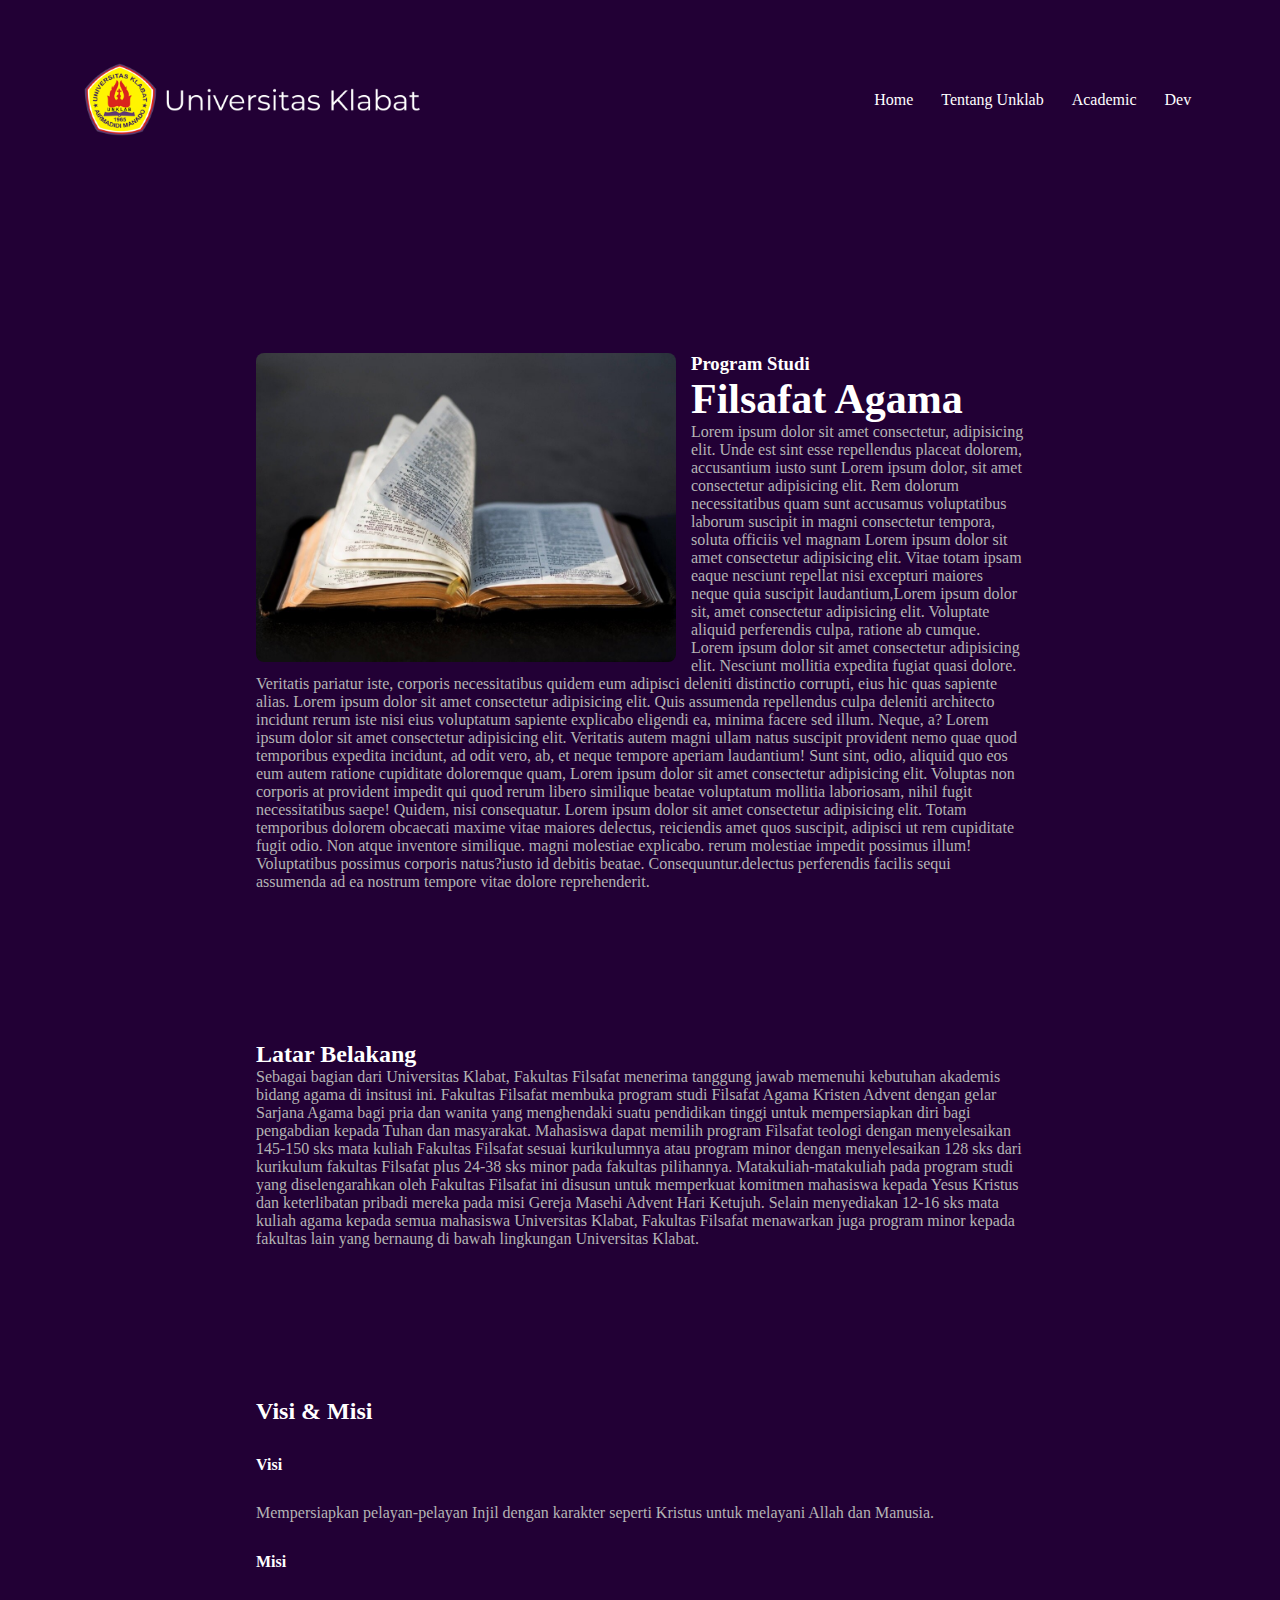
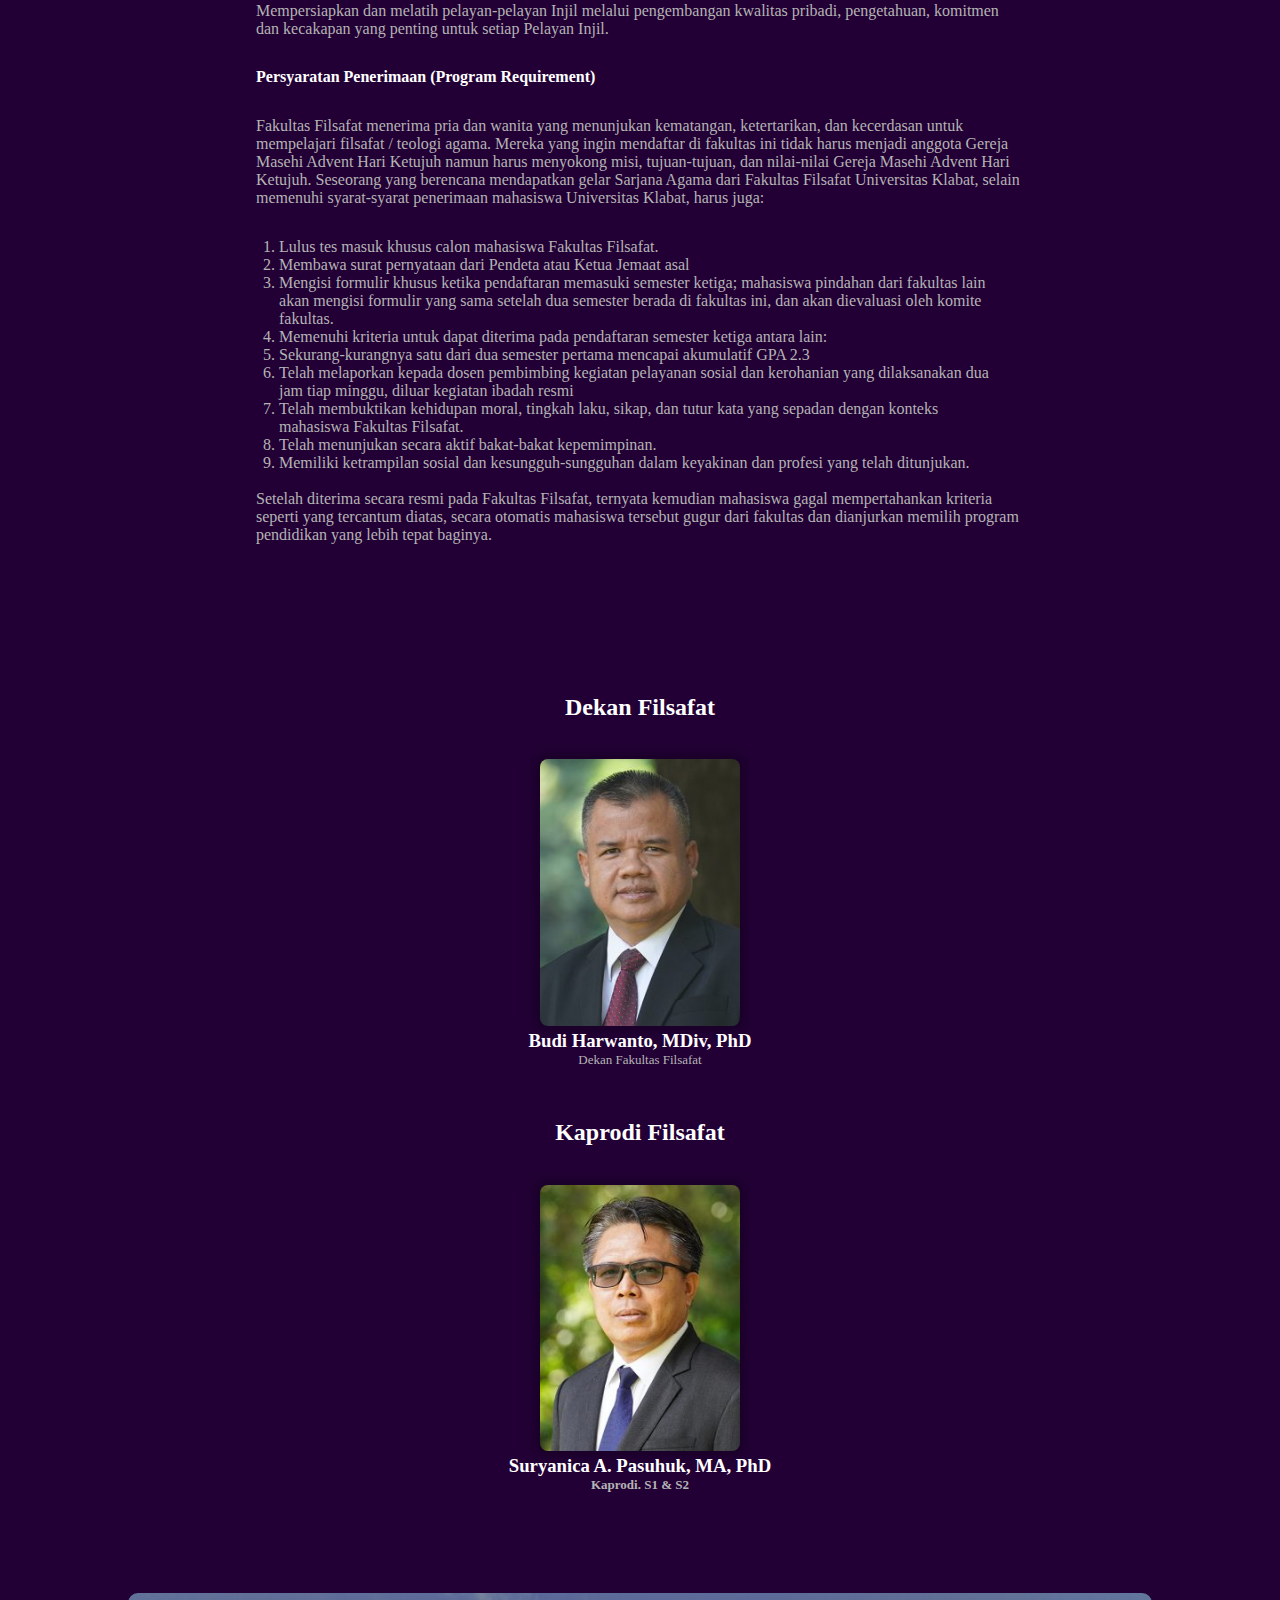
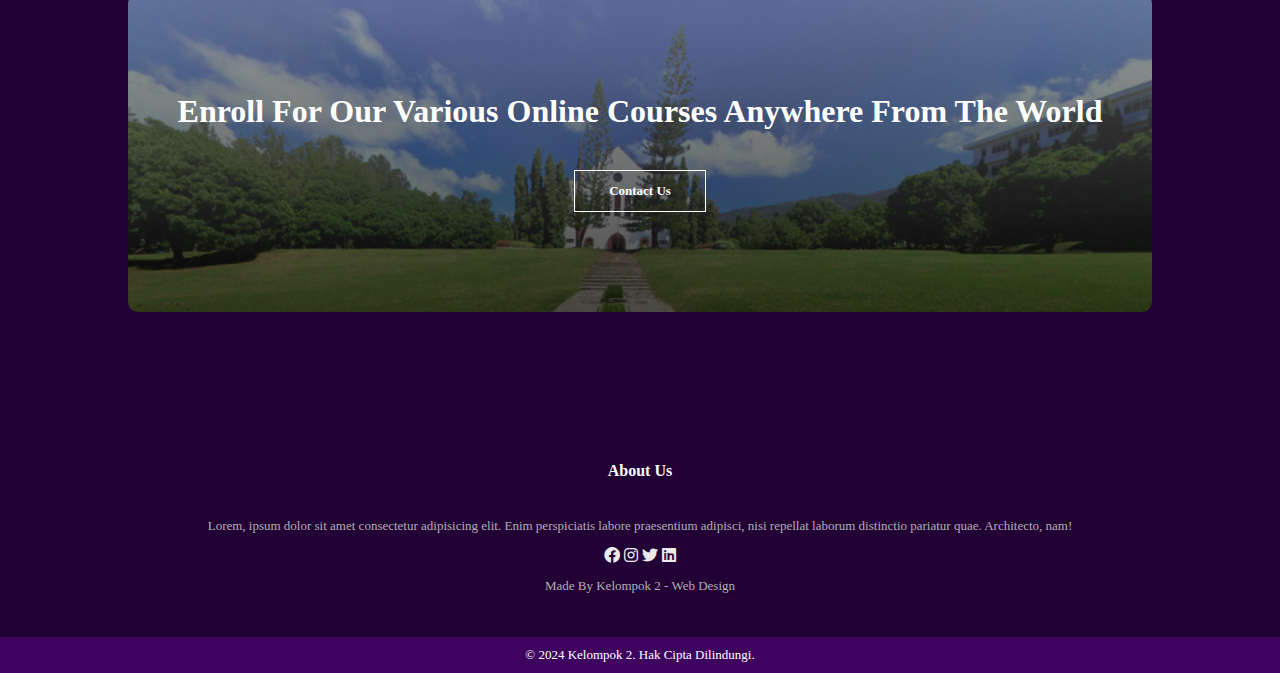
<file: Final Project Web-Design/Academic/course/filsafat.html>
<!DOCTYPE html>
<html lang="en">
<head>
    <meta charset="UTF-8">
    <meta name="viewport" content="width=device-width, initial-scale=1.0">
    <link rel="stylesheet" href="../../styles.css">
    <link rel="stylesheet" href="https://cdnjs.cloudflare.com/ajax/libs/font-awesome/6.0.0/css/all.min.css">
    <title>Universitas Klabat</title>
</head>
<body>
    <section class="header-sejarah">
        <nav>
            <a href="../../afterlogin.html"><img src="/Final Project Web-Design/images/logo kata.png" class="logo"></a>
                <div class="navigation" id="Navigation">
                    <i class="fa fa-times" onclick="hideMenu()"></i>
                        <ul>
                            <li><a href="../../afterlogin.html">Home</a></li>
                            <li><a href="#">Tentang Unklab</a>
                                <ul class="submenu">
                                    <li><a href="../../Sejarah.html">Sejarah</a></li>
                                    <li><a href="../../Visi & Misi.html">Visi Misi dan Tujuan</a></li>
                                    <li><a href="#">Lokasi</a></li>
                                </ul>
                            </li>
                            <li><a href="#">Academic</a>
                                <ul class="submenu">
                                    <li><a href="#">Sarjana (S1)</a>
                                        <ul class="submenu-dropdown">
                                            <li><a href="filkom.html">Fakultas Ilmu Komputer</a></li>
                                            <li><a href="feb.html">Fakultas Ekonomi dan Bisnis</a></li>
                                            <li><a href="keperawatan.html">Fakultas Keperawatan</a></li>
                                            <li><a href="filsafat.html">Fakultas Filsafat</a></li>
                                            <li><a href="fkip.html">Fakultas Keguruan dan Ilmu Pendidikan</a></li>
                                            <li><a href="pertanian.html">Fakultas Pertanian</a></li>
                                        </ul>
                                    </li>
                                    <li><a href="#">Profesi</a>
                                        <ul class="submenu-dropdown">
                                            <li><a href="#">Profesi Ners</a></li>
                                        </ul>
                                    </li>
                                </ul>
                            </li>
                            <li><a href="#">Dev</a></li>
                        </ul>
                </div>
                <i class="fa fa-bars" onclick="showMenu()"></i>
        </nav>
    
<section class="informatika">
    <div class="fac-wrapper">
        <img src="../../images/bible.jpg" class="fac-img">
        <div class="fac-textbox">
            <h3>Program Studi</h3>
            <h2>Filsafat Agama</h2>
            <p>Lorem ipsum dolor sit amet consectetur, adipisicing elit. Unde est sint esse repellendus placeat dolorem, accusantium iusto sunt Lorem ipsum dolor, sit amet consectetur adipisicing elit. 
                Rem dolorum necessitatibus quam sunt accusamus voluptatibus laborum suscipit in magni consectetur tempora, soluta officiis vel magnam Lorem ipsum dolor sit amet consectetur adipisicing elit. Vitae totam ipsam eaque 
                nesciunt repellat nisi excepturi maiores neque quia suscipit laudantium,Lorem ipsum dolor sit, amet consectetur adipisicing elit. Voluptate aliquid perferendis culpa, ratione ab cumque. 
                Lorem ipsum dolor sit amet consectetur adipisicing elit. Nesciunt mollitia expedita fugiat quasi dolore. Veritatis pariatur iste, corporis necessitatibus quidem eum adipisci deleniti distinctio corrupti, eius hic quas sapiente alias.
                Lorem ipsum dolor sit amet consectetur adipisicing elit. Quis assumenda repellendus culpa deleniti architecto incidunt rerum iste nisi eius voluptatum sapiente explicabo eligendi ea, minima facere sed illum. Neque, a?
                Lorem ipsum dolor sit amet consectetur adipisicing elit. Veritatis autem magni ullam natus suscipit provident nemo quae quod temporibus expedita incidunt, ad odit vero, ab, et neque tempore aperiam laudantium!
                Sunt sint, odio, aliquid quo eos eum autem ratione cupiditate doloremque quam, Lorem ipsum dolor sit amet consectetur adipisicing elit. Voluptas non corporis at provident impedit qui quod rerum libero similique beatae voluptatum mollitia laboriosam, nihil fugit necessitatibus saepe! Quidem, nisi consequatur.
                Lorem ipsum dolor sit amet consectetur adipisicing elit. Totam temporibus dolorem obcaecati maxime vitae maiores delectus, reiciendis amet quos suscipit, adipisci ut rem cupiditate fugit odio. Non atque inventore similique.
                magni molestiae explicabo. rerum molestiae impedit possimus illum! Voluptatibus possimus corporis natus?iusto id debitis beatae. Consequuntur.delectus perferendis facilis sequi assumenda ad ea nostrum tempore vitae dolore reprehenderit.</p>
        </div>
    </div>
</section>


    
    <!--Latar Belakang-->
    <section class="latar-belakang">
        <div class="lb-wrapper">
            <div class="lb-textbox">
                <h2>Latar Belakang</h2>
                <p>Sebagai bagian dari Universitas Klabat, Fakultas Filsafat menerima tanggung jawab memenuhi kebutuhan akademis bidang agama di insitusi ini.  Fakultas Filsafat membuka program studi Filsafat Agama Kristen Advent dengan gelar Sarjana Agama bagi pria dan wanita yang menghendaki suatu pendidikan tinggi untuk mempersiapkan diri bagi pengabdian kepada Tuhan dan masyarakat.  Mahasiswa dapat memilih program Filsafat teologi dengan menyelesaikan 145-150 sks mata kuliah Fakultas Filsafat sesuai kurikulumnya atau program minor dengan menyelesaikan 128 sks dari kurikulum fakultas Filsafat plus 24-38 sks minor pada fakultas pilihannya.  Matakuliah-matakuliah pada program studi yang diselengarahkan oleh Fakultas Filsafat ini disusun untuk memperkuat komitmen mahasiswa kepada Yesus Kristus dan keterlibatan pribadi mereka pada misi Gereja Masehi Advent Hari Ketujuh.  Selain menyediakan 12-16 sks mata kuliah agama kepada semua mahasiswa Universitas Klabat, Fakultas Filsafat menawarkan juga program minor kepada fakultas lain yang bernaung di bawah lingkungan Universitas Klabat.</p>
            </div>
        </div>
    </section>
    
    <!--Visi & Misi Fakultas-->
    
    <section class="visi-misi">
        <div class="vm-wrapper">
            <div class="vm-textbox">
                <h2>Visi & Misi</h2>
                <h4>Visi</h4>
                <p>Mempersiapkan pelayan-pelayan Injil dengan karakter seperti Kristus untuk melayani Allah dan Manusia.</p>
                <h4>Misi</h4>
                <p>Mempersiapkan dan melatih pelayan-pelayan Injil melalui pengembangan kwalitas pribadi, pengetahuan, komitmen dan kecakapan yang penting untuk setiap Pelayan Injil.</p>
                <h4>Persyaratan Penerimaan (Program Requirement)</h4>
                <p>Fakultas Filsafat menerima pria dan wanita yang menunjukan kematangan, ketertarikan, dan kecerdasan untuk mempelajari filsafat / teologi agama.  Mereka yang ingin mendaftar di fakultas ini tidak harus menjadi anggota Gereja Masehi Advent Hari Ketujuh namun harus menyokong misi, tujuan-tujuan, dan nilai-nilai Gereja Masehi Advent Hari Ketujuh. Seseorang yang berencana mendapatkan gelar Sarjana Agama dari Fakultas Filsafat Universitas Klabat, selain memenuhi syarat-syarat penerimaan mahasiswa Universitas Klabat, harus juga:</p>
                <ul>
                    <li>Lulus tes masuk khusus calon mahasiswa Fakultas Filsafat.</li>
                    <li>Membawa surat pernyataan dari Pendeta atau Ketua Jemaat asal</li>
                    <li>Mengisi formulir khusus ketika pendaftaran memasuki semester ketiga; mahasiswa pindahan dari fakultas lain akan mengisi formulir yang sama setelah dua semester berada di fakultas ini, dan akan dievaluasi oleh komite fakultas.</li>
                    <li>Memenuhi kriteria untuk dapat diterima pada pendaftaran semester ketiga antara lain:</li>
                    <li>Sekurang-kurangnya satu dari dua semester pertama mencapai akumulatif GPA 2.3</li>
                    <li>Telah melaporkan kepada dosen pembimbing kegiatan pelayanan sosial dan kerohanian yang dilaksanakan dua jam tiap minggu,  diluar kegiatan ibadah resmi</li>
                    <li>Telah membuktikan kehidupan moral, tingkah laku, sikap, dan tutur kata yang sepadan dengan konteks mahasiswa Fakultas Filsafat.
                    </li>
                    <li>Telah menunjukan secara aktif bakat-bakat kepemimpinan.</li>
                    <li>Memiliki ketrampilan sosial dan kesungguh-sungguhan dalam keyakinan dan profesi yang telah ditunjukan.</li>
                </ul>
                <br>
                <p>Setelah diterima secara resmi pada Fakultas Filsafat, ternyata kemudian mahasiswa gagal mempertahankan kriteria seperti yang tercantum diatas, secara otomatis mahasiswa tersebut gugur dari fakultas dan dianjurkan memilih program pendidikan yang lebih tepat baginya. </p>
            </div>
        </div>
    </section>
    
    
    <!--Dosen-->
    
    <section class="Dekan">
        <h2>Dekan Filsafat</h2>
        <div class="dekan-row">
            <div class="dekan-col">
                <img src="../../images/Budi-Harwanto-S.Ag_.-M.Div_.-PhD-225x300.jpg">
                <h3>Budi Harwanto, MDiv, PhD</h3>
                <p>Dekan Fakultas Filsafat</p>
            </div>
        </div>
    </section>
    
    <section class="Dekan">
        <h2>Kaprodi Filsafat</h2>
        <div class="dekan-row">
            <div class="dekan-col">
                <img src="../../images/Suryanica-Aristas-Pasuhuk-S.Th-MA-PhD-1-225x300.jpg">
                <h3>Suryanica A. Pasuhuk, MA, PhD<h3>
                <p>Kaprodi. S1 & S2</p>
            </div>
        </div>
    </section>
    
    

    




<!---Call to action-->

<section class="cta">
    <h1>Enroll For Our Various Online Courses Anywhere From The World</h1>
    <a href="#" class="button-for-visit"><strong>Contact Us</strong></a>
</section>



<!--Carousel-->



<!--footer-->

<section class="footer-sejarah">
    <h4>About Us</h4>
    <p class="penjelasan">Lorem, ipsum dolor sit amet consectetur adipisicing elit. Enim perspiciatis labore praesentium adipisci, nisi repellat laborum distinctio pariatur quae. Architecto, nam!</p>
    <div class="icons">
        <i class="fa-brands fa-facebook"></i>
        <i class="fa-brands fa-instagram"></i>
        <i class="fa-brands fa-twitter"></i>
        <i class="fa-brands fa-linkedin"></i>
    </div>
    <p class="penjelasan">Made By Kelompok 2 - Web Design</p>
</section>

<script>

    var Navigation = document.getElementById("Navigation");
    function showMenu(){
        Navigation.style.right = "0";
    }
    function hideMenu(){
        Navigation.style.right = "-250px";
    }
</script>

<footer>
    <p align="center">&copy; 2024 Kelompok 2. Hak Cipta Dilindungi.</p>
</footer>
</body>
</html>
</file>
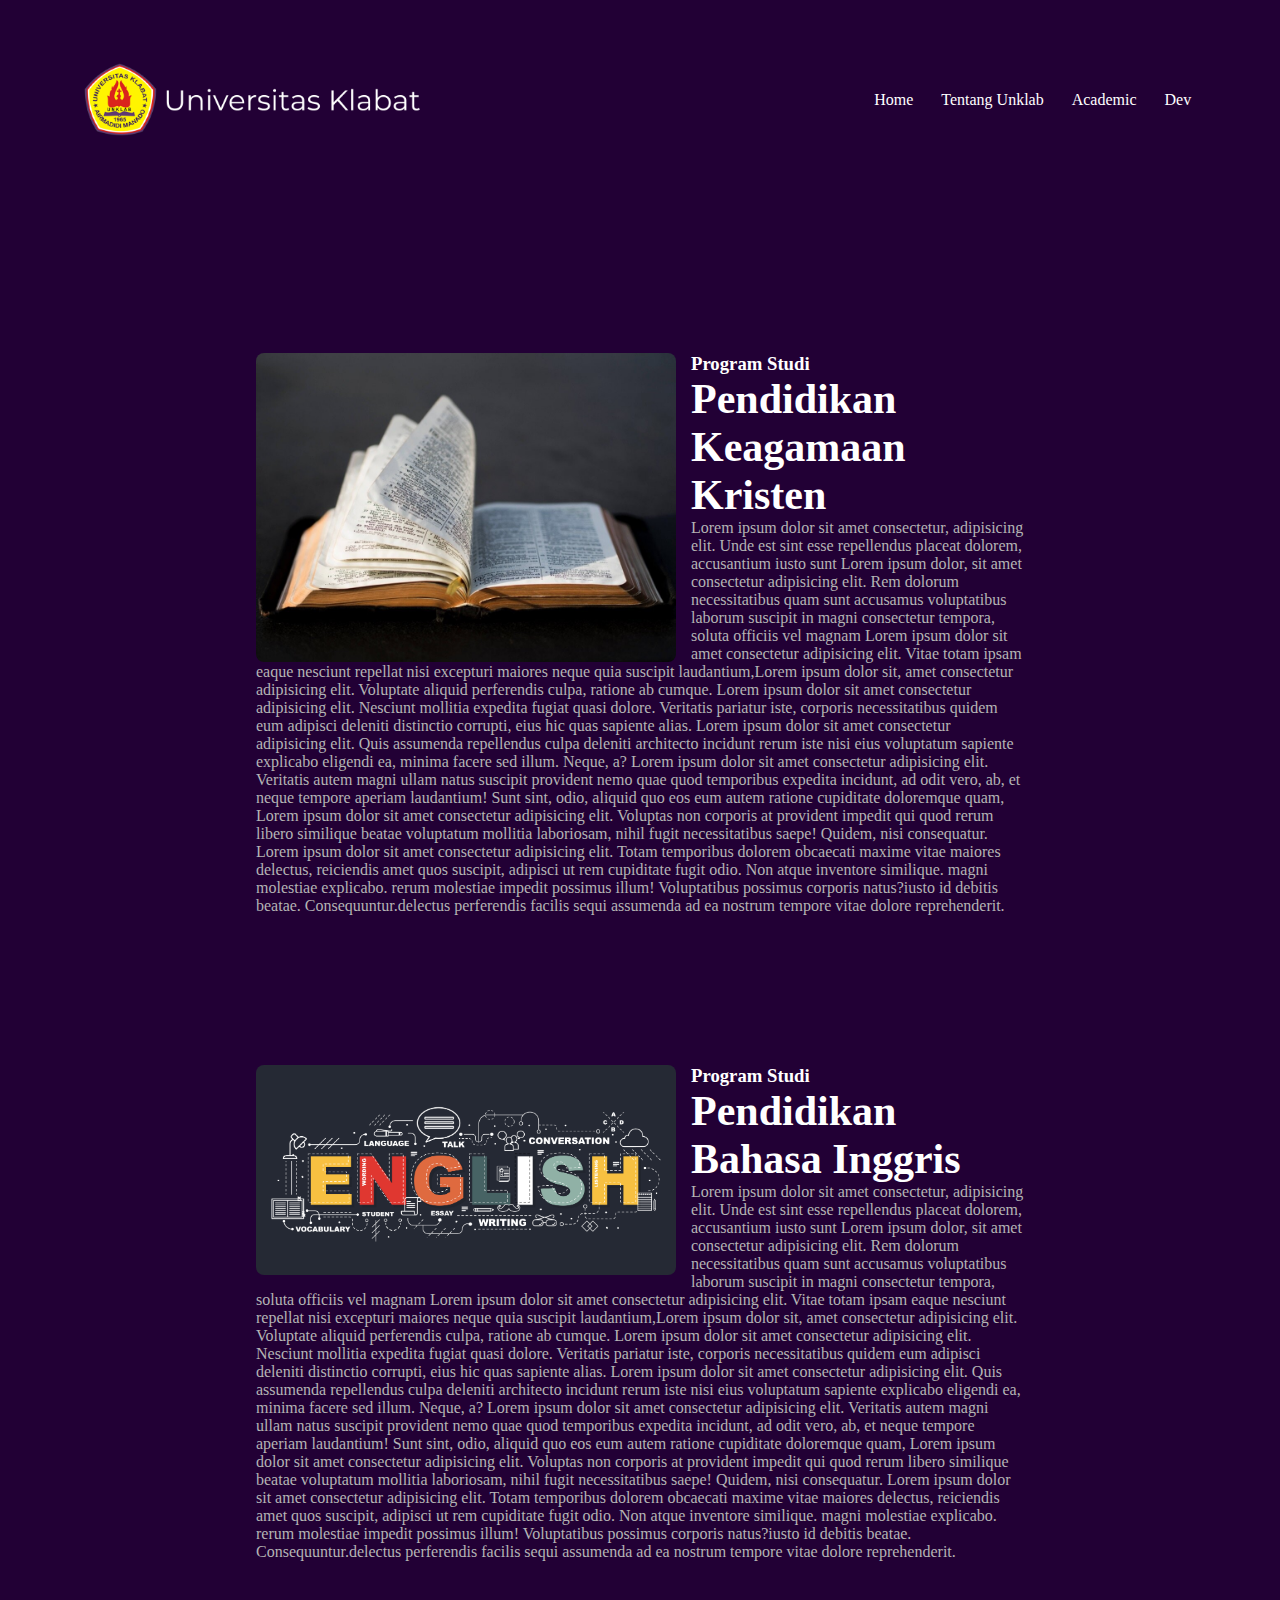
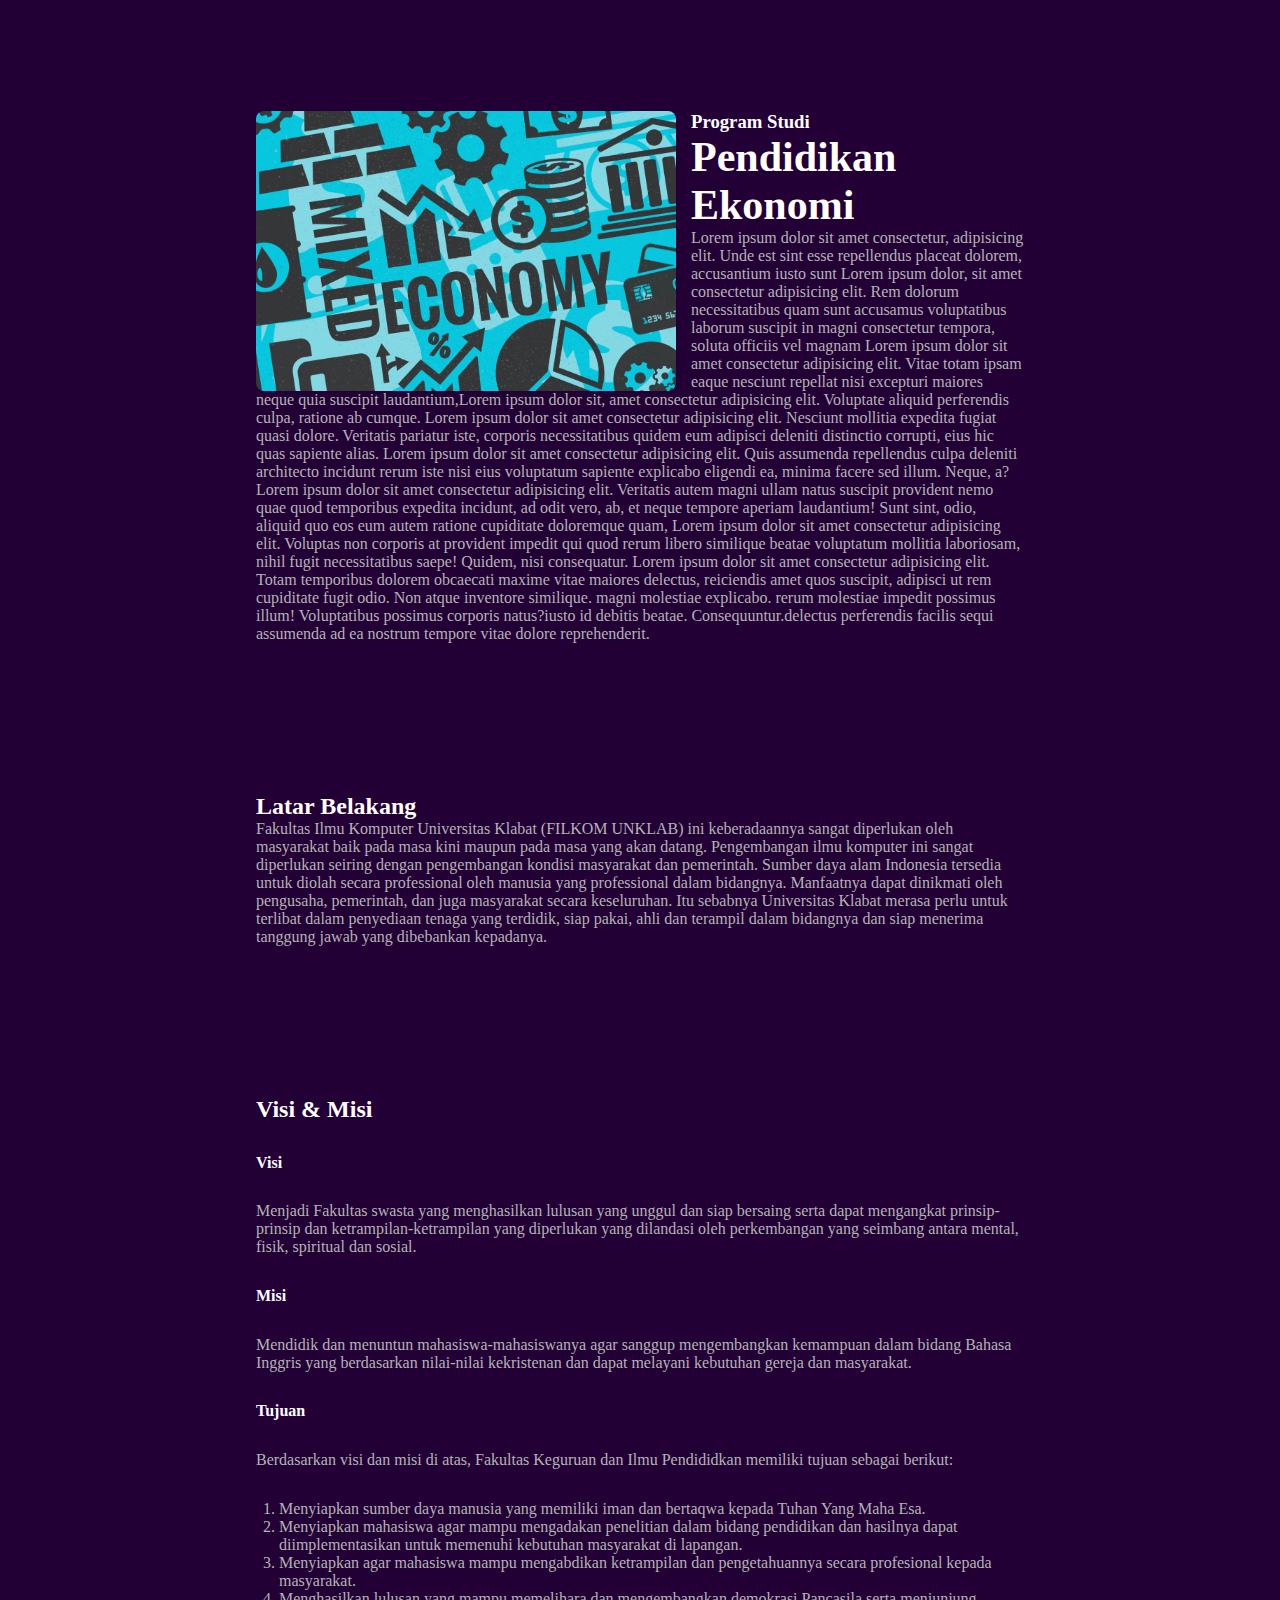
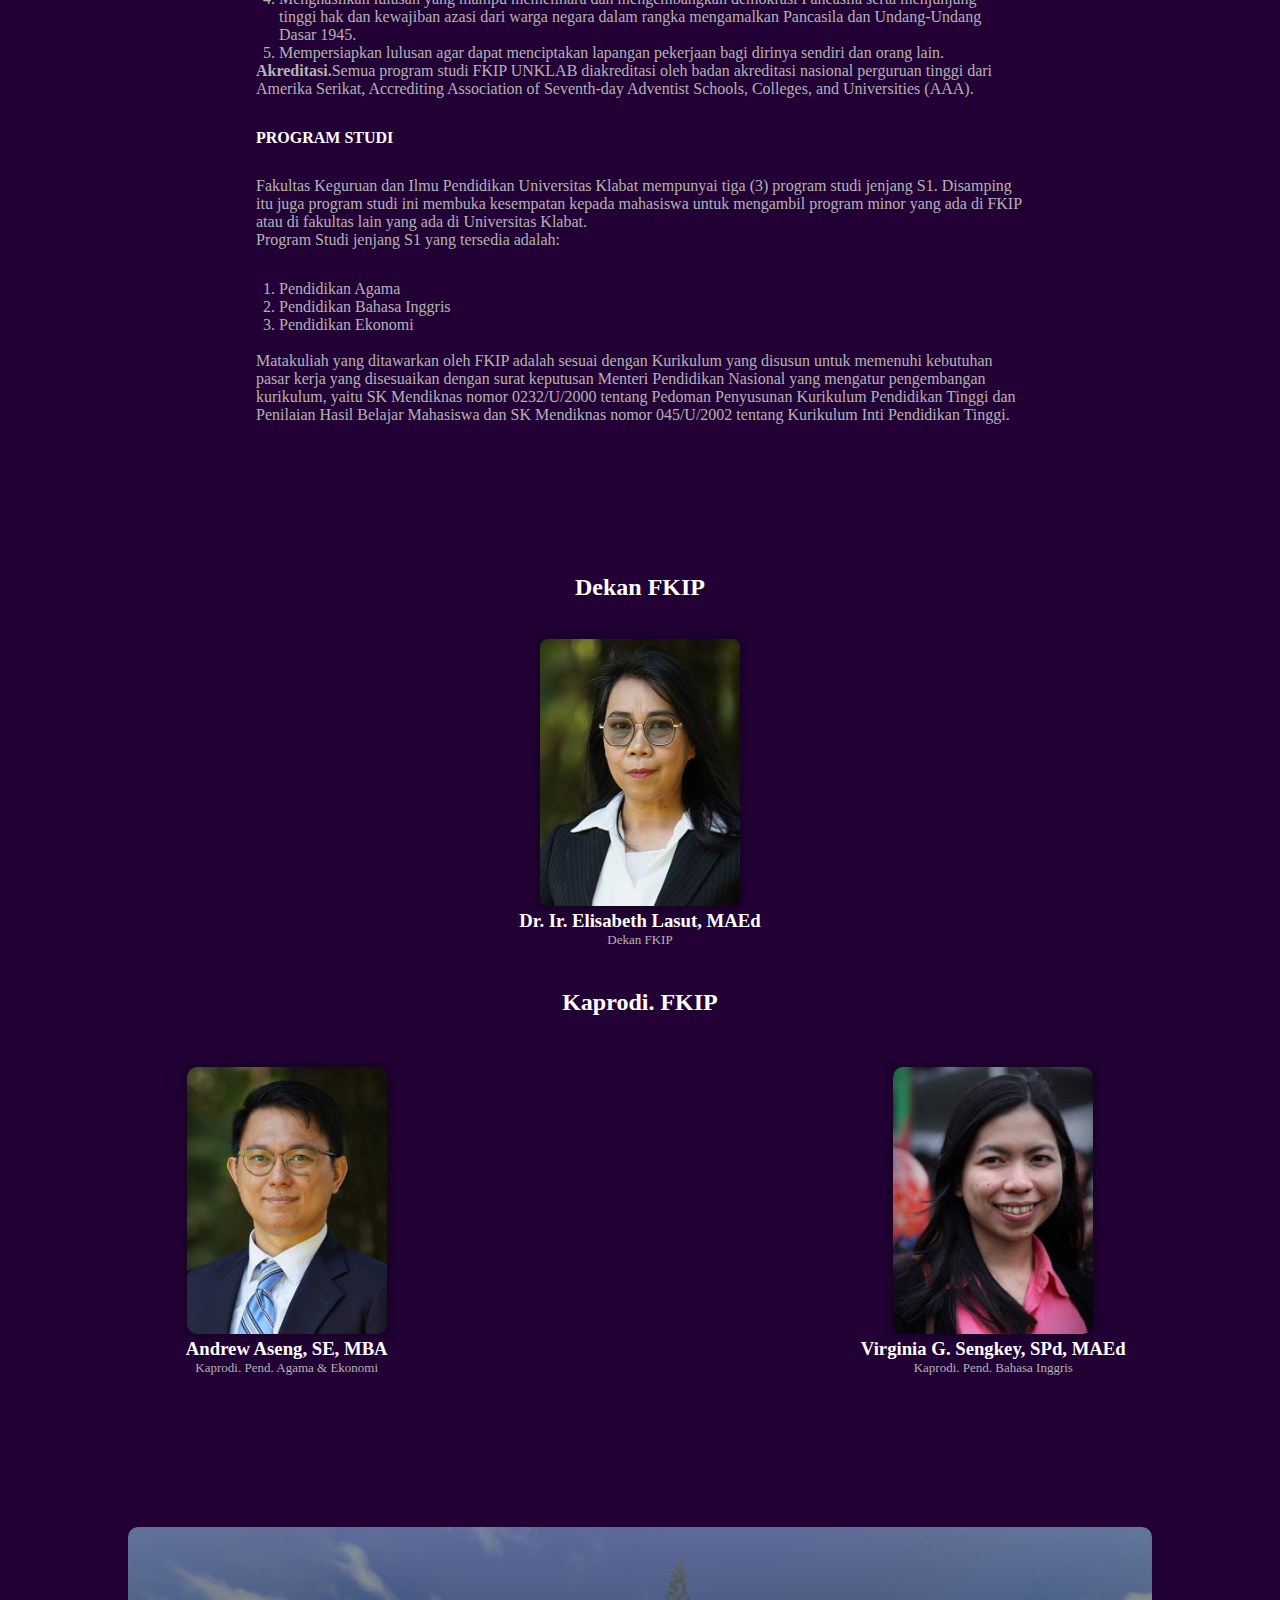
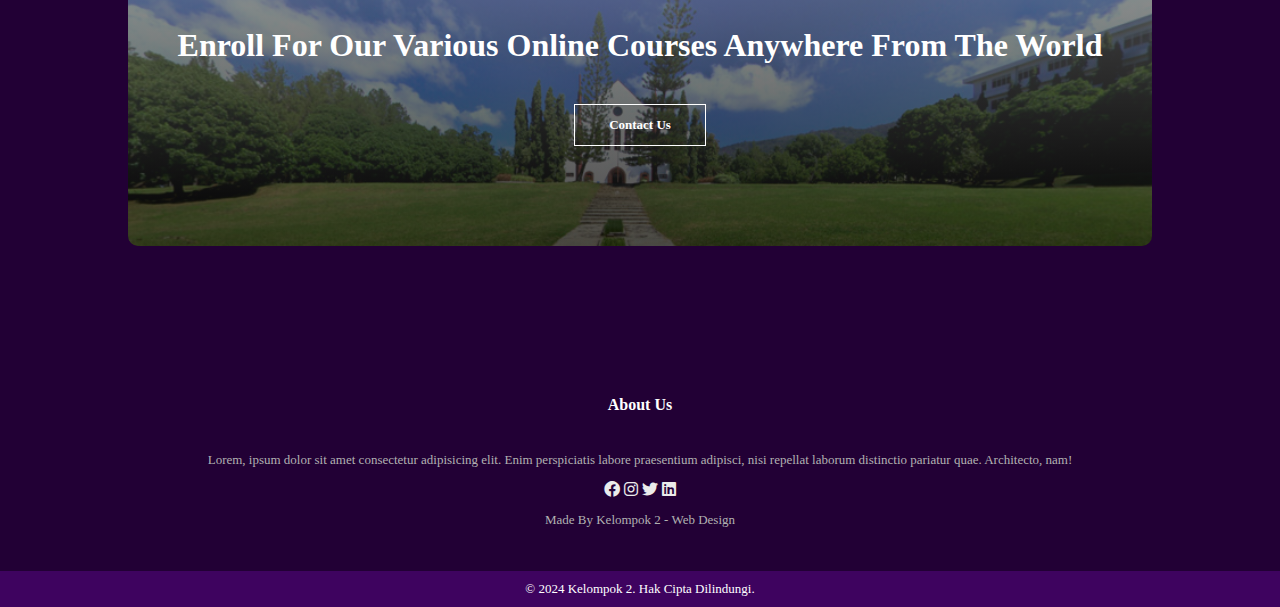
<file: Final Project Web-Design/Academic/course/fkip.html>
<!DOCTYPE html>
<html lang="en">
<head>
    <meta charset="UTF-8">
    <meta name="viewport" content="width=device-width, initial-scale=1.0">
    <link rel="stylesheet" href="../../styles.css">
    <link rel="stylesheet" href="https://cdnjs.cloudflare.com/ajax/libs/font-awesome/6.0.0/css/all.min.css">
    <title>Universitas Klabat</title>
</head>
<body>

    <section class="header-sejarah">
        <nav>
            <a href="../../afterlogin.html"><img src="/Final Project Web-Design/images/logo kata.png" class="logo"></a>
                <div class="navigation" id="Navigation">
                    <i class="fa fa-times" onclick="hideMenu()"></i>
                        <ul>
                            <li><a href="../../afterlogin.html">Home</a></li>
                            <li><a href="#">Tentang Unklab</a>
                                <ul class="submenu">
                                    <li><a href="../../Sejarah.html">Sejarah</a></li>
                                    <li><a href="../../Visi & Misi.html">Visi Misi dan Tujuan</a></li>
                                    <li><a href="#">Lokasi</a></li>
                                </ul>
                            </li>
                            <li><a href="#">Academic</a>
                                <ul class="submenu">
                                    <li><a href="#">Sarjana (S1)</a>
                                        <ul class="submenu-dropdown">
                                            <li><a href="filkom.html">Fakultas Ilmu Komputer</a></li>
                                            <li><a href="feb.html">Fakultas Ekonomi dan Bisnis</a></li>
                                            <li><a href="keperawatan.html">Fakultas Keperawatan</a></li>
                                            <li><a href="filsafat.html">Fakultas Filsafat</a></li>
                                            <li><a href="fkip.html">Fakultas Keguruan dan Ilmu Pendidikan</a></li>
                                            <li><a href="pertanian.html">Fakultas Pertanian</a></li>
                                        </ul>
                                    </li>
                                    <li><a href="#">Profesi</a>
                                        <ul class="submenu-dropdown">
                                            <li><a href="#">Profesi Ners</a></li>
                                        </ul>
                                    </li>
                                </ul>
                            </li>
                            <li><a href="#">Dev</a></li>
                        </ul>
                </div>
                <i class="fa fa-bars" onclick="showMenu()"></i>
        </nav>
    

    <section class="pendidikan-kristen">
        <div class="fac-wrapper">
            <img src="../../images/bible.jpg" class="fac-img">
            <div class="fac-textbox">
                <h3>Program Studi</h3>
                <h2>Pendidikan Keagamaan Kristen</h2>
                <p>Lorem ipsum dolor sit amet consectetur, adipisicing elit. Unde est sint esse repellendus placeat dolorem, accusantium iusto sunt Lorem ipsum dolor, sit amet consectetur adipisicing elit. 
                    Rem dolorum necessitatibus quam sunt accusamus voluptatibus laborum suscipit in magni consectetur tempora, soluta officiis vel magnam Lorem ipsum dolor sit amet consectetur adipisicing elit. Vitae totam ipsam eaque 
                    nesciunt repellat nisi excepturi maiores neque quia suscipit laudantium,Lorem ipsum dolor sit, amet consectetur adipisicing elit. Voluptate aliquid perferendis culpa, ratione ab cumque. 
                    Lorem ipsum dolor sit amet consectetur adipisicing elit. Nesciunt mollitia expedita fugiat quasi dolore. Veritatis pariatur iste, corporis necessitatibus quidem eum adipisci deleniti distinctio corrupti, eius hic quas sapiente alias.
                    Lorem ipsum dolor sit amet consectetur adipisicing elit. Quis assumenda repellendus culpa deleniti architecto incidunt rerum iste nisi eius voluptatum sapiente explicabo eligendi ea, minima facere sed illum. Neque, a?
                    Lorem ipsum dolor sit amet consectetur adipisicing elit. Veritatis autem magni ullam natus suscipit provident nemo quae quod temporibus expedita incidunt, ad odit vero, ab, et neque tempore aperiam laudantium!
                    Sunt sint, odio, aliquid quo eos eum autem ratione cupiditate doloremque quam, Lorem ipsum dolor sit amet consectetur adipisicing elit. Voluptas non corporis at provident impedit qui quod rerum libero similique beatae voluptatum mollitia laboriosam, nihil fugit necessitatibus saepe! Quidem, nisi consequatur.
                    Lorem ipsum dolor sit amet consectetur adipisicing elit. Totam temporibus dolorem obcaecati maxime vitae maiores delectus, reiciendis amet quos suscipit, adipisci ut rem cupiditate fugit odio. Non atque inventore similique.
                    magni molestiae explicabo. rerum molestiae impedit possimus illum! Voluptatibus possimus corporis natus?iusto id debitis beatae. Consequuntur.delectus perferendis facilis sequi assumenda ad ea nostrum tempore vitae dolore reprehenderit.</p>
            </div>
        </div>
    </section>
    
    <section class="pendidikan-bah.ing">
        <div class="fac-wrapper">
            <img src="../../images/english.jpg" class="fac-img">
            <div class="fac-textbox">
                <h3>Program Studi</h3>
                <h2>Pendidikan Bahasa Inggris</h2>
                <p>Lorem ipsum dolor sit amet consectetur, adipisicing elit. Unde est sint esse repellendus placeat dolorem, accusantium iusto sunt Lorem ipsum dolor, sit amet consectetur adipisicing elit. 
                    Rem dolorum necessitatibus quam sunt accusamus voluptatibus laborum suscipit in magni consectetur tempora, soluta officiis vel magnam Lorem ipsum dolor sit amet consectetur adipisicing elit. Vitae totam ipsam eaque 
                    nesciunt repellat nisi excepturi maiores neque quia suscipit laudantium,Lorem ipsum dolor sit, amet consectetur adipisicing elit. Voluptate aliquid perferendis culpa, ratione ab cumque. 
                    Lorem ipsum dolor sit amet consectetur adipisicing elit. Nesciunt mollitia expedita fugiat quasi dolore. Veritatis pariatur iste, corporis necessitatibus quidem eum adipisci deleniti distinctio corrupti, eius hic quas sapiente alias.
                    Lorem ipsum dolor sit amet consectetur adipisicing elit. Quis assumenda repellendus culpa deleniti architecto incidunt rerum iste nisi eius voluptatum sapiente explicabo eligendi ea, minima facere sed illum. Neque, a?
                    Lorem ipsum dolor sit amet consectetur adipisicing elit. Veritatis autem magni ullam natus suscipit provident nemo quae quod temporibus expedita incidunt, ad odit vero, ab, et neque tempore aperiam laudantium!
                    Sunt sint, odio, aliquid quo eos eum autem ratione cupiditate doloremque quam, Lorem ipsum dolor sit amet consectetur adipisicing elit. Voluptas non corporis at provident impedit qui quod rerum libero similique beatae voluptatum mollitia laboriosam, nihil fugit necessitatibus saepe! Quidem, nisi consequatur.
                    Lorem ipsum dolor sit amet consectetur adipisicing elit. Totam temporibus dolorem obcaecati maxime vitae maiores delectus, reiciendis amet quos suscipit, adipisci ut rem cupiditate fugit odio. Non atque inventore similique.
                    magni molestiae explicabo. rerum molestiae impedit possimus illum! Voluptatibus possimus corporis natus?iusto id debitis beatae. Consequuntur.delectus perferendis facilis sequi assumenda ad ea nostrum tempore vitae dolore reprehenderit.</p>
            </div>
        </div>
    </section>
    
    <section class="pendidikan-ekonomi">
        <div class="fac-wrapper">
            <img src="../../images/economy.jpg" class="fac-img">
            <div class="fac-textbox">
                <h3>Program Studi</h3>
                <h2>Pendidikan Ekonomi</h2>
                <p>Lorem ipsum dolor sit amet consectetur, adipisicing elit. Unde est sint esse repellendus placeat dolorem, accusantium iusto sunt Lorem ipsum dolor, sit amet consectetur adipisicing elit. 
                    Rem dolorum necessitatibus quam sunt accusamus voluptatibus laborum suscipit in magni consectetur tempora, soluta officiis vel magnam Lorem ipsum dolor sit amet consectetur adipisicing elit. Vitae totam ipsam eaque 
                    nesciunt repellat nisi excepturi maiores neque quia suscipit laudantium,Lorem ipsum dolor sit, amet consectetur adipisicing elit. Voluptate aliquid perferendis culpa, ratione ab cumque. 
                    Lorem ipsum dolor sit amet consectetur adipisicing elit. Nesciunt mollitia expedita fugiat quasi dolore. Veritatis pariatur iste, corporis necessitatibus quidem eum adipisci deleniti distinctio corrupti, eius hic quas sapiente alias.
                    Lorem ipsum dolor sit amet consectetur adipisicing elit. Quis assumenda repellendus culpa deleniti architecto incidunt rerum iste nisi eius voluptatum sapiente explicabo eligendi ea, minima facere sed illum. Neque, a?
                    Lorem ipsum dolor sit amet consectetur adipisicing elit. Veritatis autem magni ullam natus suscipit provident nemo quae quod temporibus expedita incidunt, ad odit vero, ab, et neque tempore aperiam laudantium!
                    Sunt sint, odio, aliquid quo eos eum autem ratione cupiditate doloremque quam, Lorem ipsum dolor sit amet consectetur adipisicing elit. Voluptas non corporis at provident impedit qui quod rerum libero similique beatae voluptatum mollitia laboriosam, nihil fugit necessitatibus saepe! Quidem, nisi consequatur.
                    Lorem ipsum dolor sit amet consectetur adipisicing elit. Totam temporibus dolorem obcaecati maxime vitae maiores delectus, reiciendis amet quos suscipit, adipisci ut rem cupiditate fugit odio. Non atque inventore similique.
                    magni molestiae explicabo. rerum molestiae impedit possimus illum! Voluptatibus possimus corporis natus?iusto id debitis beatae. Consequuntur.delectus perferendis facilis sequi assumenda ad ea nostrum tempore vitae dolore reprehenderit.</p>
            </div>
        </div>
    </section>
    
    
    
    <!--Latar Belakang-->
    <section class="latar-belakang">
        <div class="lb-wrapper">
            <div class="lb-textbox">
                <h2>Latar Belakang</h2>
                <p>Fakultas Ilmu Komputer Universitas Klabat (FILKOM UNKLAB) ini keberadaannya sangat diperlukan oleh masyarakat baik pada masa kini maupun pada masa yang akan datang. Pengembangan ilmu komputer ini sangat diperlukan seiring dengan pengembangan kondisi masyarakat dan pemerintah.
    
                    Sumber daya alam Indonesia tersedia untuk diolah secara professional oleh manusia yang professional dalam bidangnya. Manfaatnya dapat dinikmati oleh pengusaha, pemerintah, dan juga masyarakat secara keseluruhan. Itu sebabnya Universitas Klabat merasa perlu untuk terlibat dalam penyediaan tenaga yang terdidik, siap pakai, ahli dan terampil dalam bidangnya dan siap menerima tanggung jawab yang dibebankan kepadanya.</p>
            </div>
        </div>
    </section>
    
    <!--Visi & Misi Fakultas-->
    
    <section class="visi-misi">
        <div class="vm-wrapper">
            <div class="vm-textbox">
                <h2>Visi & Misi</h2>
                <h4>Visi</h4>
                <p>Menjadi Fakultas swasta yang menghasilkan lulusan yang unggul dan siap bersaing serta dapat mengangkat prinsip-prinsip dan ketrampilan-ketrampilan yang diperlukan yang dilandasi oleh perkembangan yang seimbang antara mental, fisik, spiritual dan sosial.</p>
                <h4>Misi</h4>
                <p>Mendidik dan menuntun mahasiswa-mahasiswanya agar sanggup mengembangkan kemampuan dalam bidang Bahasa Inggris yang berdasarkan nilai-nilai kekristenan dan dapat melayani kebutuhan gereja dan masyarakat.</p>
                <h4>Tujuan</h4>
                <p>Berdasarkan visi dan misi di atas, Fakultas Keguruan dan Ilmu Pendididkan memiliki tujuan sebagai berikut:</p>
                <ul>
                    <li>Menyiapkan sumber daya manusia yang memiliki iman dan bertaqwa kepada Tuhan Yang Maha Esa.</li>
                    <li>Menyiapkan mahasiswa agar mampu mengadakan penelitian dalam bidang pendidikan dan hasilnya dapat diimplementasikan untuk memenuhi kebutuhan masyarakat di lapangan.</li>
                    <li>Menyiapkan agar mahasiswa mampu mengabdikan ketrampilan dan pengetahuannya secara profesional kepada masyarakat.</li>
                    <li>Menghasilkan lulusan yang mampu memelihara dan mengembangkan demokrasi Pancasila serta menjunjung tinggi hak dan kewajiban azasi dari warga negara dalam rangka mengamalkan Pancasila dan Undang-Undang Dasar 1945.
                    </li>
                    <li>Mempersiapkan lulusan agar dapat menciptakan lapangan pekerjaan bagi dirinya sendiri dan orang lain.</li>
                </ul>
                <p><strong>Akreditasi.</strong>Semua program studi FKIP UNKLAB diakreditasi oleh badan akreditasi nasional perguruan tinggi dari Amerika Serikat, Accrediting Association of Seventh-day Adventist Schools,  Colleges, and Universities (AAA).</p>
                <h4>PROGRAM STUDI</h4>
                <p>Fakultas Keguruan dan Ilmu Pendidikan Universitas Klabat mempunyai tiga (3) program studi jenjang S1.  Disamping itu juga program studi ini membuka kesempatan kepada mahasiswa untuk mengambil program minor yang ada di FKIP atau di fakultas lain yang ada di Universitas Klabat.</p>
                <p>Program Studi jenjang S1 yang tersedia adalah:</p>
                <ul>
                    <li>Pendidikan Agama</li>
                    <li>Pendidikan Bahasa Inggris</li>
                    <li>Pendidikan Ekonomi</li>
                </ul>
                <br>
                <p>Matakuliah yang ditawarkan oleh FKIP adalah sesuai dengan Kurikulum yang disusun untuk memenuhi  kebutuhan pasar kerja yang disesuaikan dengan surat keputusan Menteri Pendidikan Nasional yang mengatur pengembangan kurikulum, yaitu SK Mendiknas nomor 0232/U/2000 tentang Pedoman Penyusunan Kurikulum Pendidikan Tinggi dan Penilaian Hasil Belajar Mahasiswa dan SK Mendiknas nomor 045/U/2002 tentang Kurikulum Inti Pendidikan Tinggi.</p>
            </div>
        </div>
    </section>
    
    
    <!--Dosen-->
    
    <section class="Dekan">
        <h2>Dekan FKIP</h2>
        <div class="dekan-row">
            <div class="dekan-col">
                <img src="../../images/Elisabet-Lasut-1-225x300.jpg">
                <h3>Dr. Ir. Elisabeth Lasut, MAEd</h3>
                <p>Dekan FKIP</p>
            </div>
        </div>
    </section>
    
    
    <section class="kaprodi">
        <h2>Kaprodi. FKIP</h2>
        <div class="row">
            <div class="dosen-col">
                <img src="../../images/Andrew-C.-Aseng-SE-MBA-225x300.jpg">
                <h3>Andrew Aseng, SE, MBA</h3>
                <p>Kaprodi. Pend. Agama & Ekonomi</p>
            </div>
            <div class="dosen-col">
                <img src="../../images/virgin-sengkey-2-225x300.jpg">
                <h3>Virginia G. Sengkey, SPd, MAEd</h3>
                <p>Kaprodi. Pend. Bahasa Inggris</p>
            </div>
        </div>
        
    </section>
    
    
<!---Call to action-->

<section class="cta">
    <h1>Enroll For Our Various Online Courses Anywhere From The World</h1>
    <a href="#" class="button-for-visit"><strong>Contact Us</strong></a>
</section>



<!--Carousel-->



<!--footer-->

<section class="footer-sejarah">
    <h4>About Us</h4>
    <p class="penjelasan">Lorem, ipsum dolor sit amet consectetur adipisicing elit. Enim perspiciatis labore praesentium adipisci, nisi repellat laborum distinctio pariatur quae. Architecto, nam!</p>
    <div class="icons">
        <i class="fa-brands fa-facebook"></i>
        <i class="fa-brands fa-instagram"></i>
        <i class="fa-brands fa-twitter"></i>
        <i class="fa-brands fa-linkedin"></i>
    </div>
    <p class="penjelasan">Made By Kelompok 2 - Web Design</p>
</section>

<script>

    var Navigation = document.getElementById("Navigation");
    function showMenu(){
        Navigation.style.right = "0";
    }
    function hideMenu(){
        Navigation.style.right = "-250px";
    }
</script>

<footer>
    <p align="center">&copy; 2024 Kelompok 2. Hak Cipta Dilindungi.</p>
</footer>
</body>
</html>
</file>
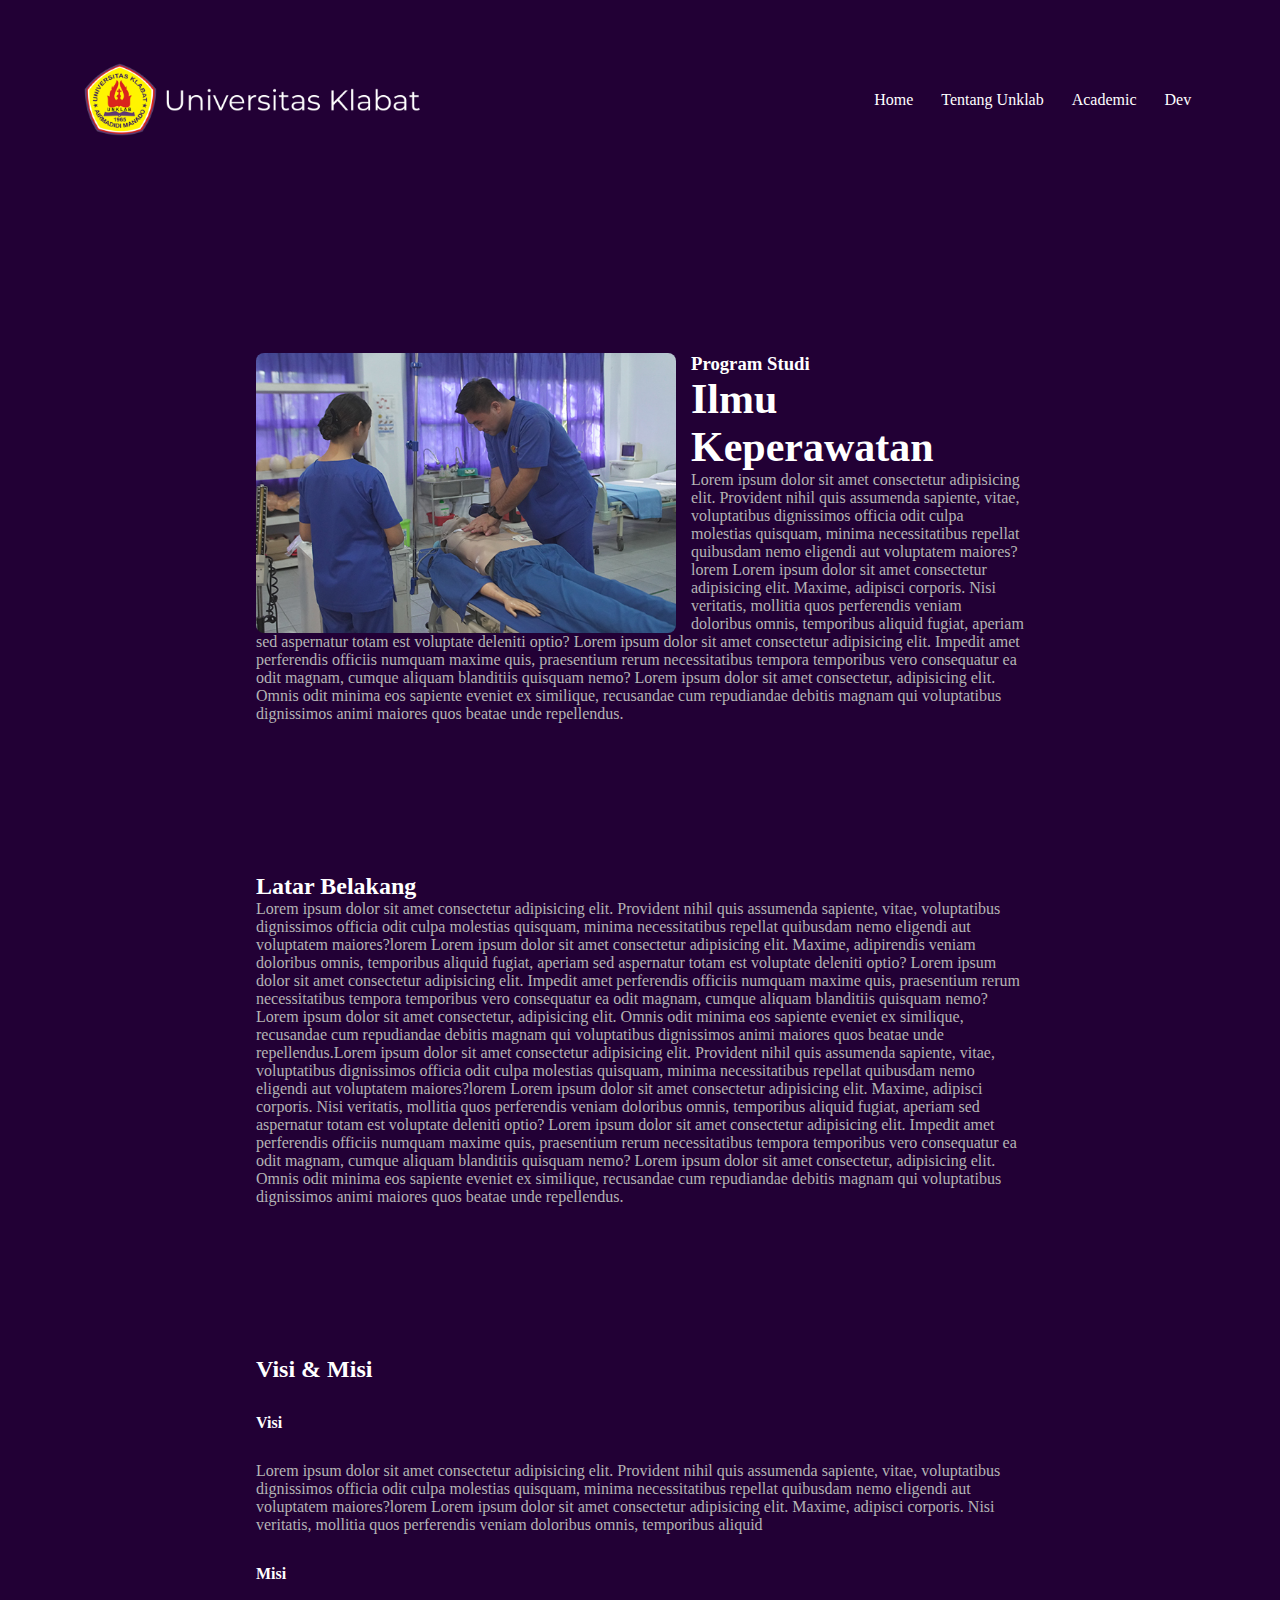
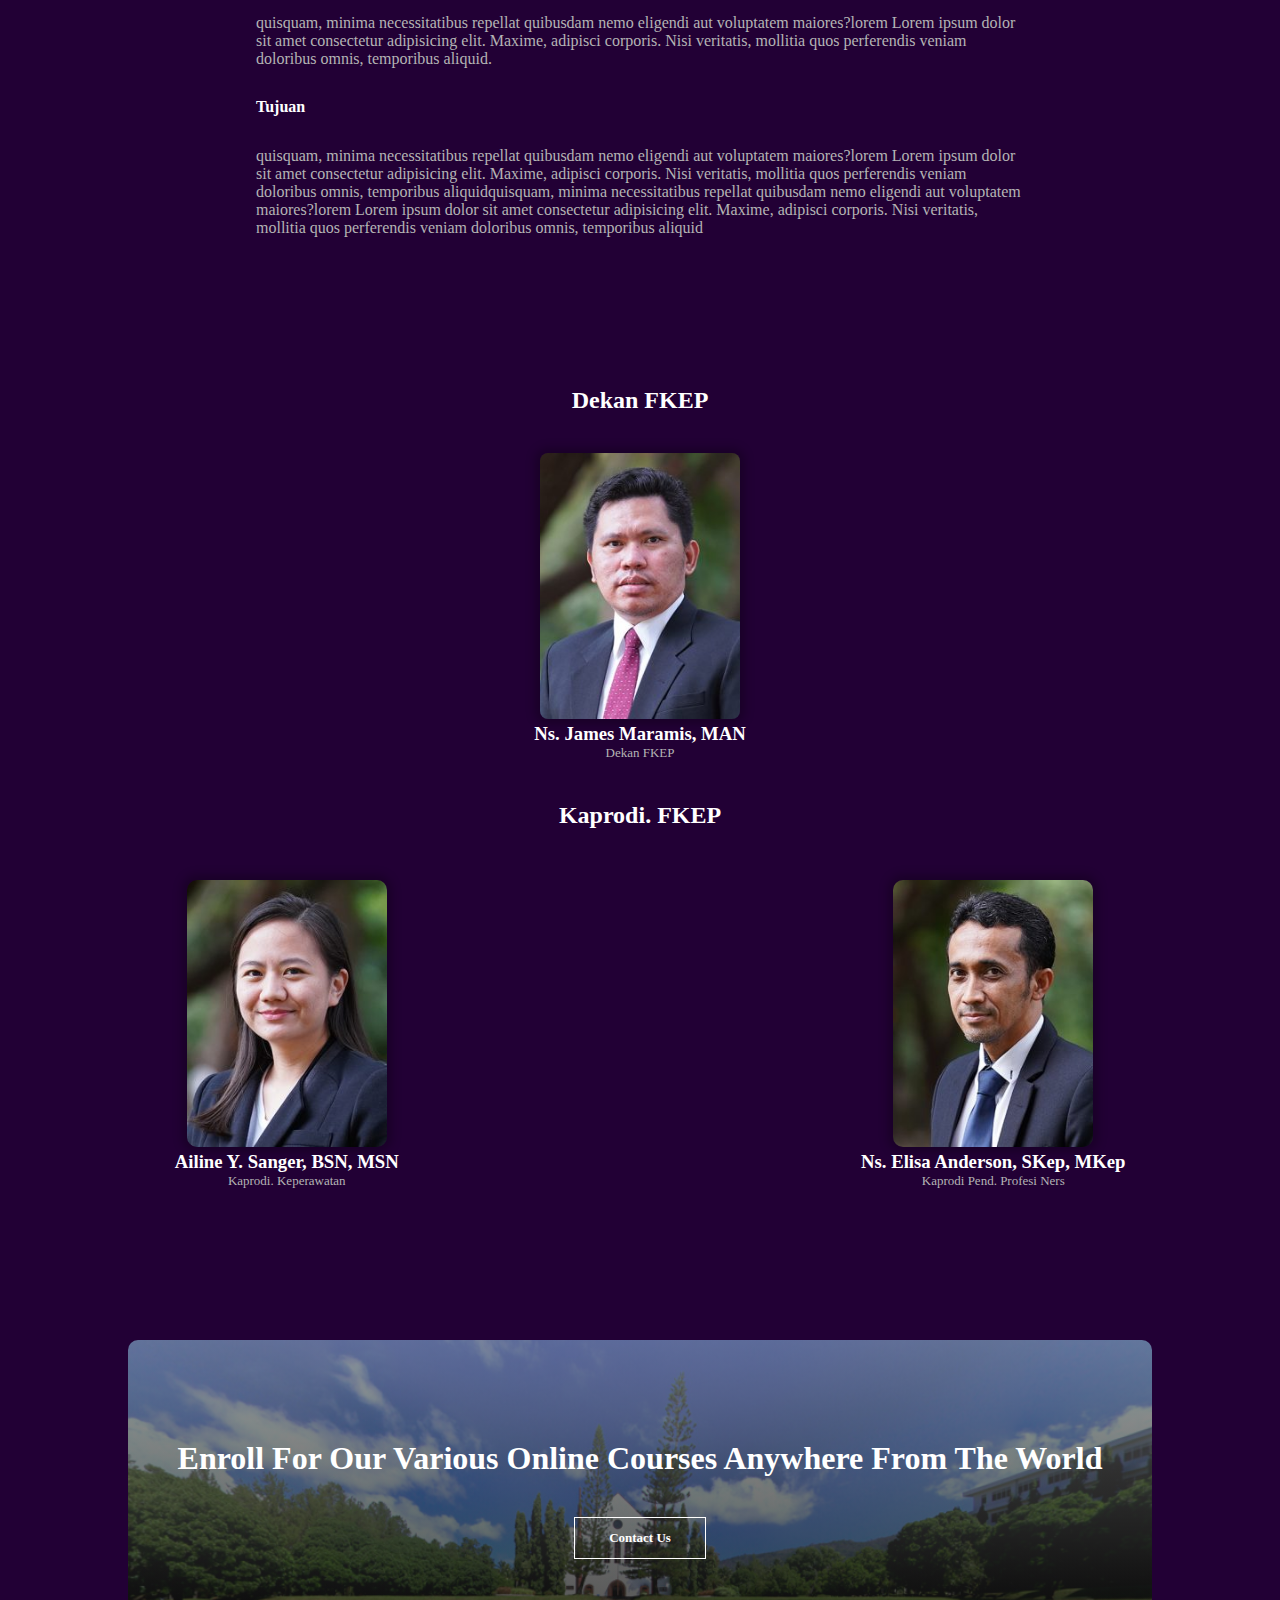
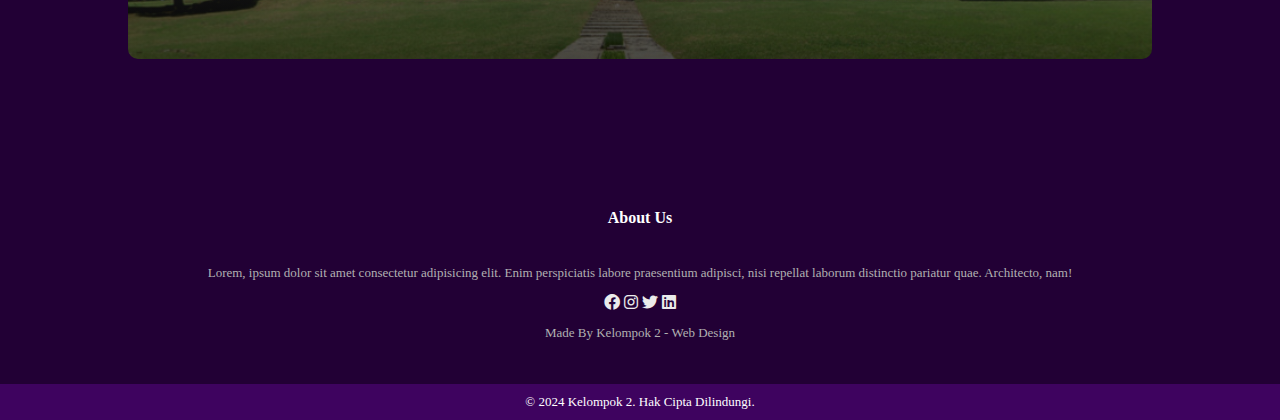
<file: Final Project Web-Design/Academic/course/keperawatan.html>
<!DOCTYPE html>
<html lang="en">
<head>
    <meta charset="UTF-8">
    <meta name="viewport" content="width=device-width, initial-scale=1.0">
    <link rel="stylesheet" href="../../styles.css">
    <link rel="stylesheet" href="https://cdnjs.cloudflare.com/ajax/libs/font-awesome/6.0.0/css/all.min.css">
    <title>Universitas Klabat</title>
</head>
<body>

    <section class="header-sejarah">
        <nav>
            <a href="../../afterlogin.html"><img src="/Final Project Web-Design/images/logo kata.png" class="logo"></a>
                <div class="navigation" id="Navigation">
                    <i class="fa fa-times" onclick="hideMenu()"></i>
                        <ul>
                            <li><a href="../../afterlogin.html">Home</a></li>
                            <li><a href="#">Tentang Unklab</a>
                                <ul class="submenu">
                                    <li><a href="../../Sejarah.html">Sejarah</a></li>
                                    <li><a href="../../Visi & Misi.html">Visi Misi dan Tujuan</a></li>
                                    <li><a href="#">Lokasi</a></li>
                                </ul>
                            </li>
                            <li><a href="#">Academic</a>
                                <ul class="submenu">
                                    <li><a href="#">Sarjana (S1)</a>
                                        <ul class="submenu-dropdown">
                                            <li><a href="filkom.html">Fakultas Ilmu Komputer</a></li>
                                            <li><a href="feb.html">Fakultas Ekonomi dan Bisnis</a></li>
                                            <li><a href="keperawatan.html">Fakultas Keperawatan</a></li>
                                            <li><a href="filsafat.html">Fakultas Filsafat</a></li>
                                            <li><a href="fkip.html">Fakultas Keguruan dan Ilmu Pendidikan</a></li>
                                            <li><a href="pertanian.html">Fakultas Pertanian</a></li>
                                        </ul>
                                    </li>
                                    <li><a href="#">Profesi</a>
                                        <ul class="submenu-dropdown">
                                            <li><a href="#">Profesi Ners</a></li>
                                        </ul>
                                    </li>
                                </ul>
                            </li>
                            <li><a href="#">Dev</a></li>
                        </ul>
                </div>
                <i class="fa fa-bars" onclick="showMenu()"></i>
        </nav>
    
<section class="ilmu-keperawatan">
    <div class="fac-wrapper">
        <img src="../../images/fasilitas_lab-keperawtan-.jpg" class="fac-img">
        <div class="fac-textbox">
            <h3>Program Studi</h3>
            <h2>Ilmu Keperawatan</h2>
            <p>Lorem ipsum dolor sit amet consectetur adipisicing elit. Provident nihil quis assumenda sapiente, vitae, voluptatibus dignissimos officia odit culpa molestias quisquam, minima necessitatibus repellat quibusdam nemo eligendi aut voluptatem maiores?lorem Lorem ipsum dolor sit amet consectetur adipisicing elit. Maxime, adipisci corporis. Nisi veritatis, mollitia quos perferendis veniam doloribus omnis, temporibus aliquid fugiat, aperiam sed aspernatur totam est voluptate deleniti optio? Lorem ipsum dolor sit amet consectetur adipisicing elit. Impedit amet perferendis officiis numquam maxime quis, praesentium rerum necessitatibus tempora temporibus vero consequatur ea odit magnam, cumque aliquam blanditiis quisquam nemo? Lorem ipsum dolor sit amet consectetur, adipisicing elit. Omnis odit minima eos sapiente eveniet ex similique, recusandae cum repudiandae debitis magnam qui voluptatibus dignissimos animi maiores quos beatae unde repellendus.</p>
        </div>
    </div>
</section>



<!--Latar Belakang-->
<section class="latar-belakang">
    <div class="lb-wrapper">
        <div class="lb-textbox">
            <h2>Latar Belakang</h2>
            <p>Lorem ipsum dolor sit amet consectetur adipisicing elit. Provident nihil quis assumenda sapiente, vitae, voluptatibus dignissimos officia odit culpa molestias quisquam, minima necessitatibus repellat quibusdam nemo eligendi aut voluptatem maiores?lorem Lorem ipsum dolor sit amet consectetur adipisicing elit. Maxime, adipirendis veniam doloribus omnis, temporibus aliquid fugiat, aperiam sed aspernatur totam est voluptate deleniti optio? Lorem ipsum dolor sit amet consectetur adipisicing elit. Impedit amet perferendis officiis numquam maxime quis, praesentium rerum necessitatibus tempora temporibus vero consequatur ea odit magnam, cumque aliquam blanditiis quisquam nemo? Lorem ipsum dolor sit amet consectetur, adipisicing elit. Omnis odit minima eos sapiente eveniet ex similique, recusandae cum repudiandae debitis magnam qui voluptatibus dignissimos animi maiores quos beatae unde repellendus.Lorem ipsum dolor sit amet consectetur adipisicing elit. Provident nihil quis assumenda sapiente, vitae, voluptatibus dignissimos officia odit culpa molestias quisquam, minima necessitatibus repellat quibusdam nemo eligendi aut voluptatem maiores?lorem Lorem ipsum dolor sit amet consectetur adipisicing elit. Maxime, adipisci corporis. Nisi veritatis, mollitia quos perferendis veniam doloribus omnis, temporibus aliquid fugiat, aperiam sed aspernatur totam est voluptate deleniti optio? Lorem ipsum dolor sit amet consectetur adipisicing elit. Impedit amet perferendis officiis numquam maxime quis, praesentium rerum necessitatibus tempora temporibus vero consequatur ea odit magnam, cumque aliquam blanditiis quisquam nemo? Lorem ipsum dolor sit amet consectetur, adipisicing elit. Omnis odit minima eos sapiente eveniet ex similique, recusandae cum repudiandae debitis magnam qui voluptatibus dignissimos animi maiores quos beatae unde repellendus.</p>
        </div>
    </div>
</section>

<!--Visi & Misi Fakultas-->

<section class="visi-misi">
    <div class="vm-wrapper">
        <div class="vm-textbox">
            <h2>Visi & Misi</h2>
            <h4>Visi</h4>
            <p>Lorem ipsum dolor sit amet consectetur adipisicing elit. Provident nihil quis assumenda sapiente, vitae, voluptatibus dignissimos officia odit culpa molestias quisquam, minima necessitatibus repellat quibusdam nemo eligendi aut voluptatem maiores?lorem Lorem ipsum dolor sit amet consectetur adipisicing elit. Maxime, adipisci corporis. Nisi veritatis, mollitia quos perferendis veniam doloribus omnis, temporibus aliquid </p>
            <h4>Misi</h4>
            <p>quisquam, minima necessitatibus repellat quibusdam nemo eligendi aut voluptatem maiores?lorem Lorem ipsum dolor sit amet consectetur adipisicing elit. Maxime, adipisci corporis. Nisi veritatis, mollitia quos perferendis veniam doloribus omnis, temporibus aliquid.</p>
            <h4>Tujuan</h4>
            <p>quisquam, minima necessitatibus repellat quibusdam nemo eligendi aut voluptatem maiores?lorem Lorem ipsum dolor sit amet consectetur adipisicing elit. Maxime, adipisci corporis. Nisi veritatis, mollitia quos perferendis veniam doloribus omnis, temporibus aliquidquisquam, minima necessitatibus repellat quibusdam nemo eligendi aut voluptatem maiores?lorem Lorem ipsum dolor sit amet consectetur adipisicing elit. Maxime, adipisci corporis. Nisi veritatis, mollitia quos perferendis veniam doloribus omnis, temporibus aliquid</p>
        </div>
    </div>
</section>


<!--Dosen-->

<section class="Dekan">
    <h2>Dekan FKEP</h2>
    <div class="dekan-row">
        <div class="dekan-col">
            <img src="../../images/Ns.James-R.-Maramis-SKep-MAN-1-225x300.jpg">
            <h3>Ns. James Maramis, MAN</h3>
            <p>Dekan FKEP</p>
        </div>
    </div>
</section>


<section class="kaprodi">
    <h2>Kaprodi. FKEP</h2>
    <div class="row">
        <div class="dosen-col">
            <img src="../../images/Ailine-Sanger-225x300.jpg">
            <h3>Ailine Y. Sanger, BSN, MSN</h3>
            <p>Kaprodi. Keperawatan</p>
        </div>
        <div class="dosen-col">
            <img src="../../images/Ns.-Elisa-Anderson-Skep-MKep-225x300.jpg">
            <h3>Ns. Elisa Anderson, SKep, MKep</h3>
            <p>Kaprodi Pend. Profesi Ners</p>
        </div>
    </div>
    
</section


<!--Call to action-->

<section class="cta">
    <h1>Enroll For Our Various Online Courses Anywhere From The World</h1>
    <a href="#" class="button-for-visit"><strong>Contact Us</strong></a>
</section>



<!--Carousel-->



<!--footer-->

<section class="footer-sejarah">
    <h4>About Us</h4>
    <p class="penjelasan">Lorem, ipsum dolor sit amet consectetur adipisicing elit. Enim perspiciatis labore praesentium adipisci, nisi repellat laborum distinctio pariatur quae. Architecto, nam!</p>
    <div class="icons">
        <i class="fa-brands fa-facebook"></i>
        <i class="fa-brands fa-instagram"></i>
        <i class="fa-brands fa-twitter"></i>
        <i class="fa-brands fa-linkedin"></i>
    </div>
    <p class="penjelasan">Made By Kelompok 2 - Web Design</p>
</section>

<script>

    var Navigation = document.getElementById("Navigation");
    function showMenu(){
        Navigation.style.right = "0";
    }
    function hideMenu(){
        Navigation.style.right = "-250px";
    }
</script>

<footer>
    <p align="center">&copy; 2024 Kelompok 2. Hak Cipta Dilindungi.</p>
</footer>
</body>
</html>
</file>
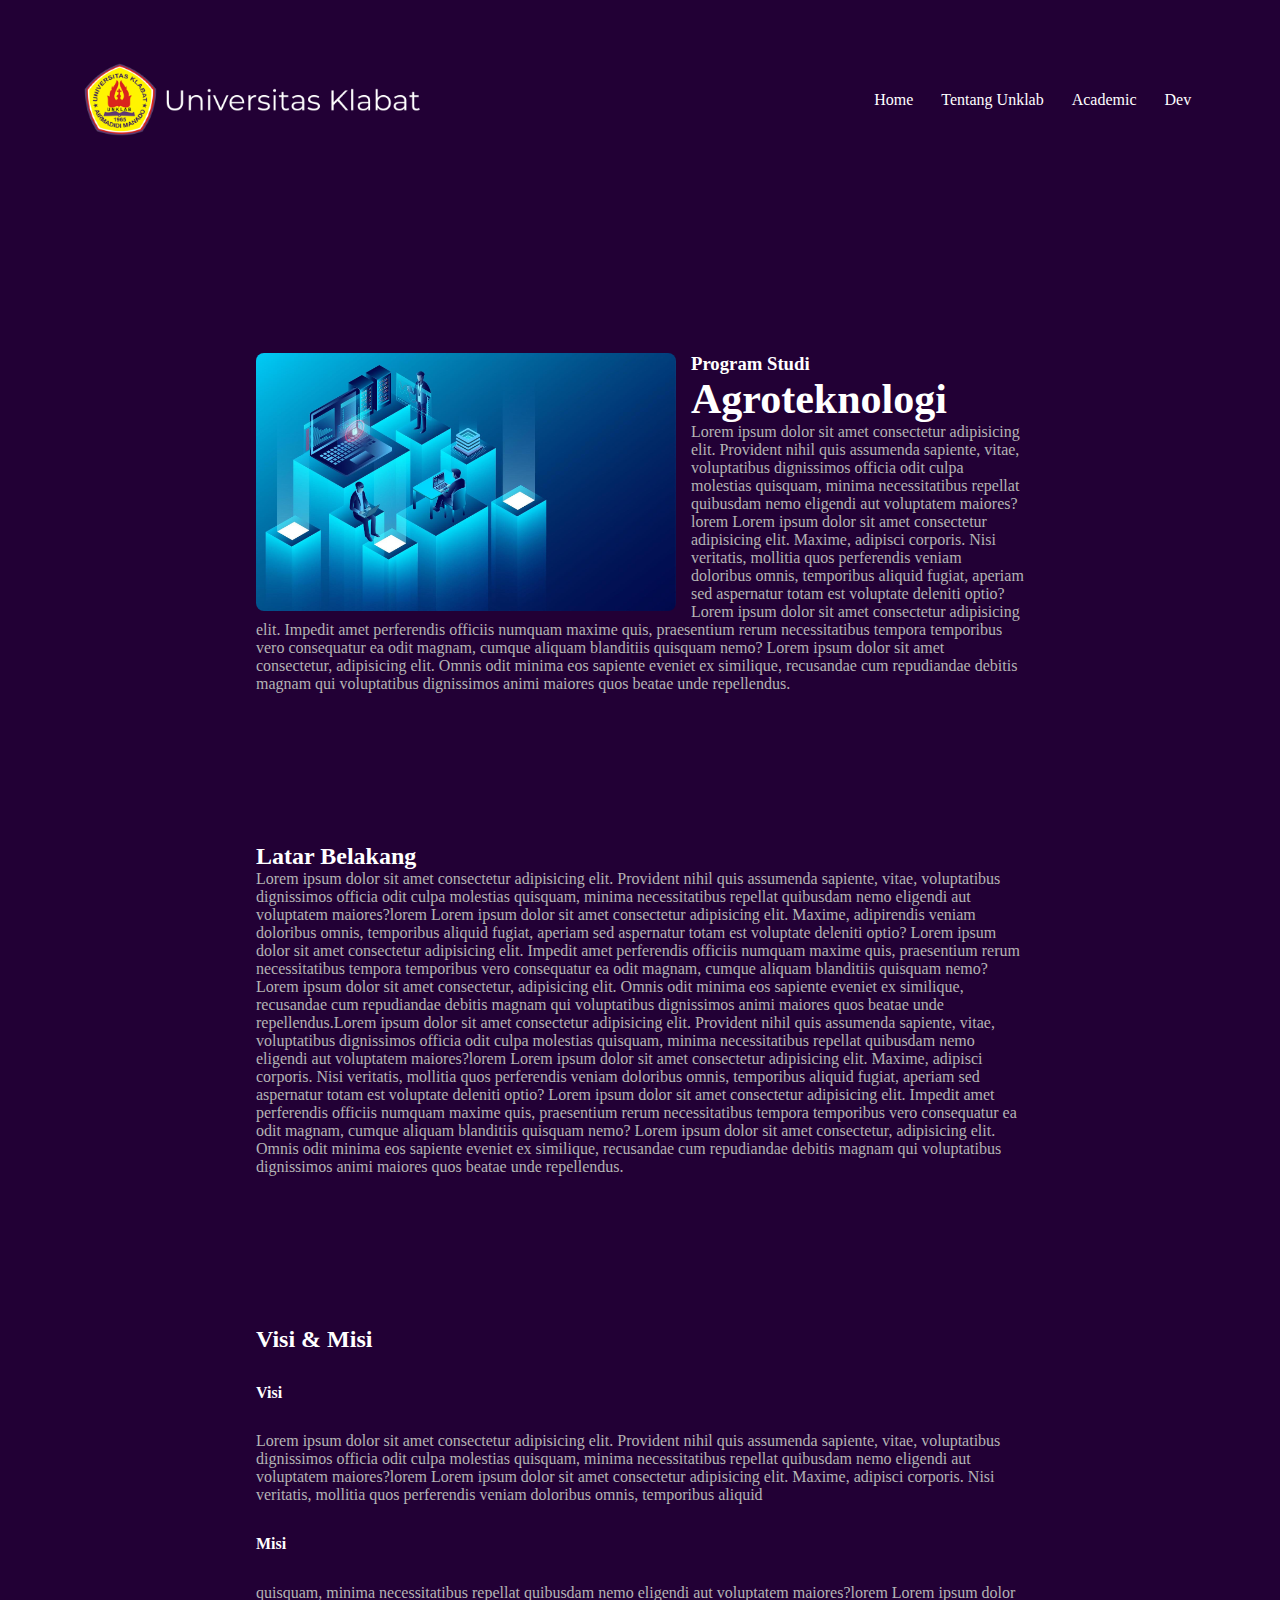
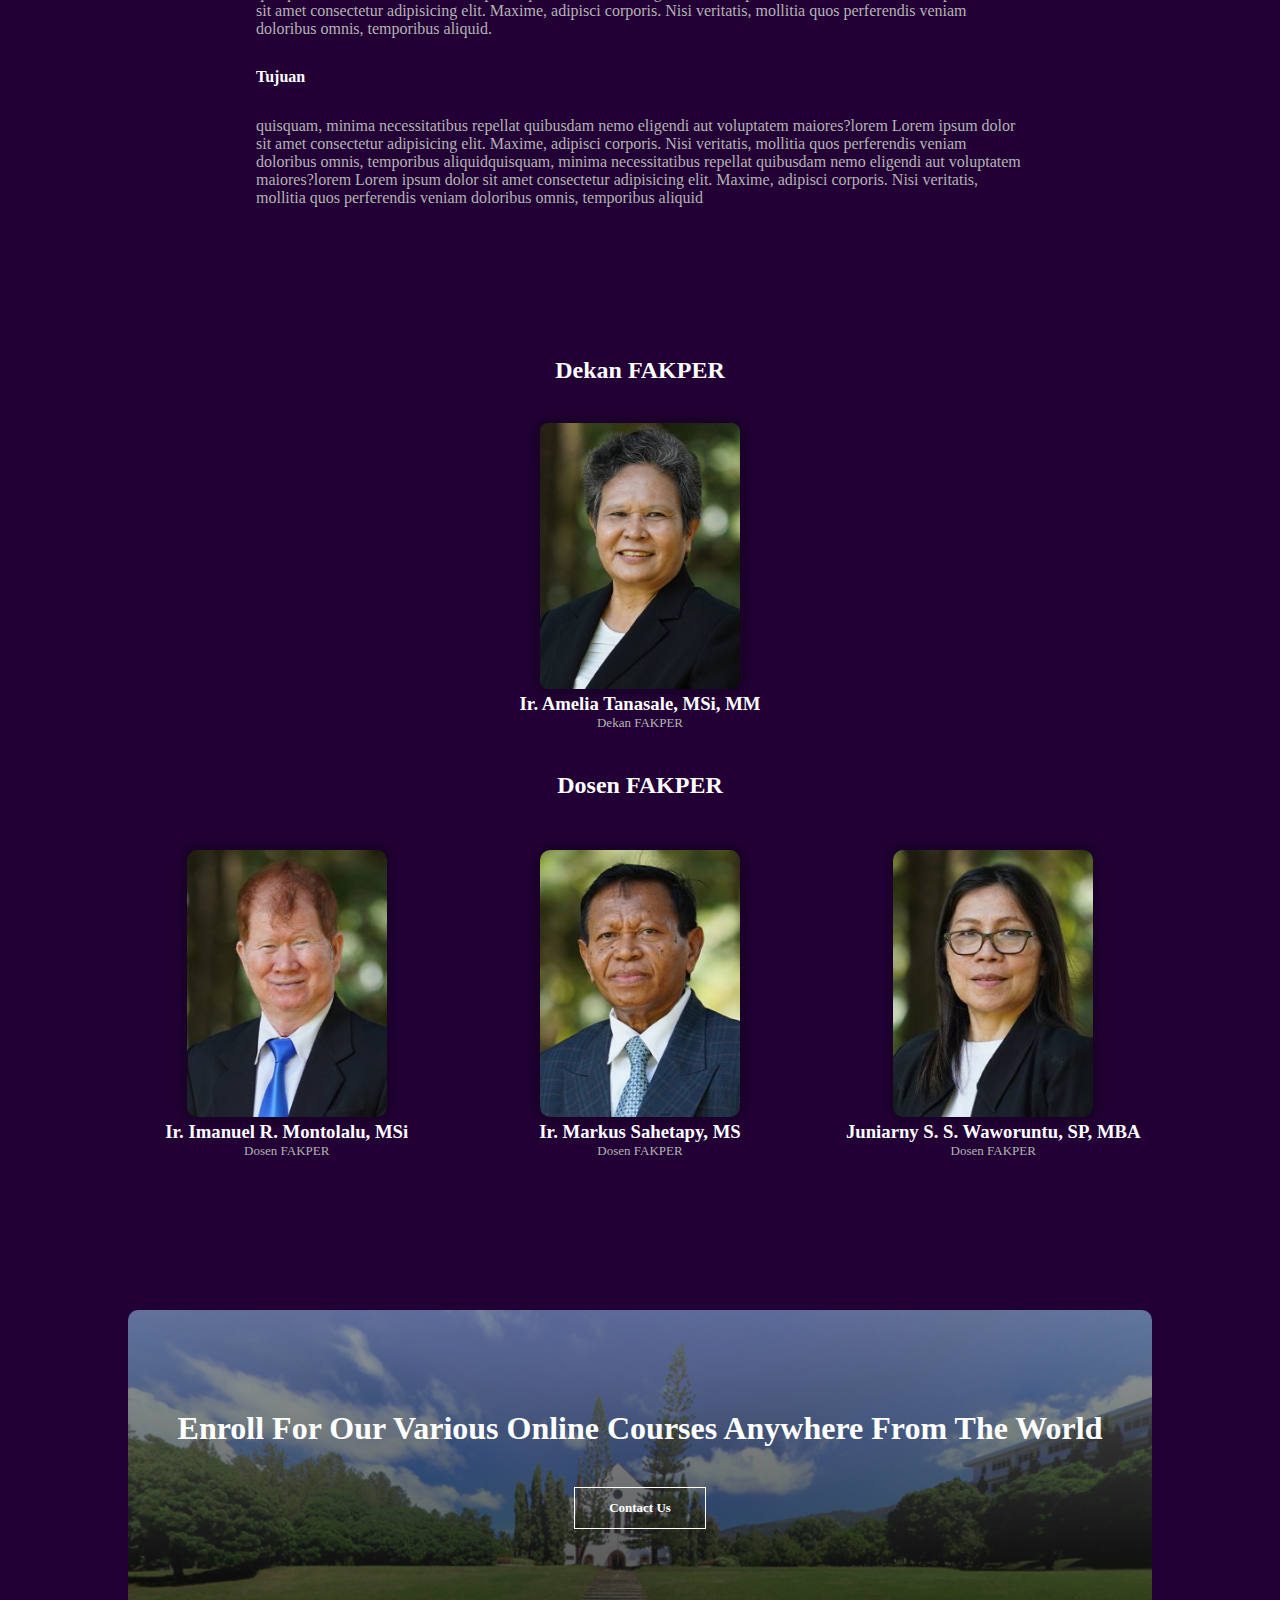
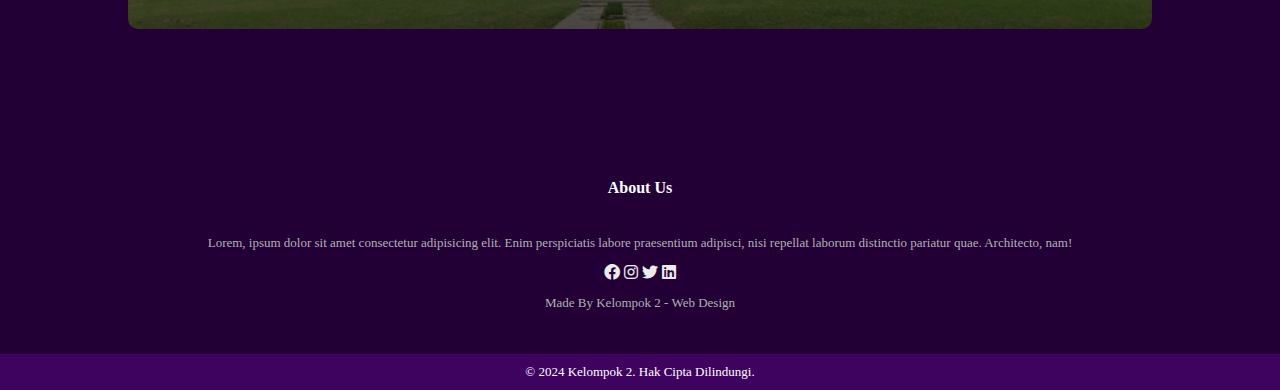
<file: Final Project Web-Design/Academic/course/pertanian.html>
<!DOCTYPE html>
<html lang="en">
<head>
    <meta charset="UTF-8">
    <meta name="viewport" content="width=device-width, initial-scale=1.0">
    <link rel="stylesheet" href="../../styles.css">
    <link rel="stylesheet" href="https://cdnjs.cloudflare.com/ajax/libs/font-awesome/6.0.0/css/all.min.css">
    <title>Universitas Klabat</title>
</head>
<body>

    <section class="header-sejarah">
        <nav>
            <a href="../../afterlogin.html"><img src="/Final Project Web-Design/images/logo kata.png" class="logo"></a>
                <div class="navigation" id="Navigation">
                    <i class="fa fa-times" onclick="hideMenu()"></i>
                        <ul>
                            <li><a href="../../afterlogin.html">Home</a></li>
                            <li><a href="#">Tentang Unklab</a>
                                <ul class="submenu">
                                    <li><a href="../../Sejarah.html">Sejarah</a></li>
                                    <li><a href="../../Visi & Misi.html">Visi Misi dan Tujuan</a></li>
                                    <li><a href="#">Lokasi</a></li>
                                </ul>
                            </li>
                            <li><a href="#">Academic</a>
                                <ul class="submenu">
                                    <li><a href="#">Sarjana (S1)</a>
                                        <ul class="submenu-dropdown">
                                            <li><a href="filkom.html">Fakultas Ilmu Komputer</a></li>
                                            <li><a href="feb.html">Fakultas Ekonomi dan Bisnis</a></li>
                                            <li><a href="keperawatan.html">Fakultas Keperawatan</a></li>
                                            <li><a href="filsafat.html">Fakultas Filsafat</a></li>
                                            <li><a href="fkip.html">Fakultas Keguruan dan Ilmu Pendidikan</a></li>
                                            <li><a href="pertanian.html">Fakultas Pertanian</a></li>
                                        </ul>
                                    </li>
                                    <li><a href="#">Profesi</a>
                                        <ul class="submenu-dropdown">
                                            <li><a href="#">Profesi Ners</a></li>
                                        </ul>
                                    </li>
                                </ul>
                            </li>
                            <li><a href="#">Dev</a></li>
                        </ul>
                </div>
                <i class="fa fa-bars" onclick="showMenu()"></i>
        </nav>
    
    <section class="sistem-informasi">
        <div class="fac-wrapper">
            <img src="../../images/technology infomasi.jpg" class="fac-img">
            <div class="fac-textbox">
                <h3>Program Studi</h3>
                <h2>Agroteknologi</h2>
                <p>Lorem ipsum dolor sit amet consectetur adipisicing elit. Provident nihil quis assumenda sapiente, vitae, voluptatibus dignissimos officia odit culpa molestias quisquam, minima necessitatibus repellat quibusdam nemo eligendi aut voluptatem maiores?lorem Lorem ipsum dolor sit amet consectetur adipisicing elit. Maxime, adipisci corporis. Nisi veritatis, mollitia quos perferendis veniam doloribus omnis, temporibus aliquid fugiat, aperiam sed aspernatur totam est voluptate deleniti optio? Lorem ipsum dolor sit amet consectetur adipisicing elit. Impedit amet perferendis officiis numquam maxime quis, praesentium rerum necessitatibus tempora temporibus vero consequatur ea odit magnam, cumque aliquam blanditiis quisquam nemo? Lorem ipsum dolor sit amet consectetur, adipisicing elit. Omnis odit minima eos sapiente eveniet ex similique, recusandae cum repudiandae debitis magnam qui voluptatibus dignissimos animi maiores quos beatae unde repellendus.</p>
            </div>
        </div>
    </section>
    
    
    
    <!--Latar Belakang-->
    <section class="latar-belakang">
        <div class="lb-wrapper">
            <div class="lb-textbox">
                <h2>Latar Belakang</h2>
                <p>Lorem ipsum dolor sit amet consectetur adipisicing elit. Provident nihil quis assumenda sapiente, vitae, voluptatibus dignissimos officia odit culpa molestias quisquam, minima necessitatibus repellat quibusdam nemo eligendi aut voluptatem maiores?lorem Lorem ipsum dolor sit amet consectetur adipisicing elit. Maxime, adipirendis veniam doloribus omnis, temporibus aliquid fugiat, aperiam sed aspernatur totam est voluptate deleniti optio? Lorem ipsum dolor sit amet consectetur adipisicing elit. Impedit amet perferendis officiis numquam maxime quis, praesentium rerum necessitatibus tempora temporibus vero consequatur ea odit magnam, cumque aliquam blanditiis quisquam nemo? Lorem ipsum dolor sit amet consectetur, adipisicing elit. Omnis odit minima eos sapiente eveniet ex similique, recusandae cum repudiandae debitis magnam qui voluptatibus dignissimos animi maiores quos beatae unde repellendus.Lorem ipsum dolor sit amet consectetur adipisicing elit. Provident nihil quis assumenda sapiente, vitae, voluptatibus dignissimos officia odit culpa molestias quisquam, minima necessitatibus repellat quibusdam nemo eligendi aut voluptatem maiores?lorem Lorem ipsum dolor sit amet consectetur adipisicing elit. Maxime, adipisci corporis. Nisi veritatis, mollitia quos perferendis veniam doloribus omnis, temporibus aliquid fugiat, aperiam sed aspernatur totam est voluptate deleniti optio? Lorem ipsum dolor sit amet consectetur adipisicing elit. Impedit amet perferendis officiis numquam maxime quis, praesentium rerum necessitatibus tempora temporibus vero consequatur ea odit magnam, cumque aliquam blanditiis quisquam nemo? Lorem ipsum dolor sit amet consectetur, adipisicing elit. Omnis odit minima eos sapiente eveniet ex similique, recusandae cum repudiandae debitis magnam qui voluptatibus dignissimos animi maiores quos beatae unde repellendus.</p>
            </div>
        </div>
    </section>
    
    <!--Visi & Misi Fakultas-->
    
    <section class="visi-misi">
        <div class="vm-wrapper">
            <div class="vm-textbox">
                <h2>Visi & Misi</h2>
                <h4>Visi</h4>
                <p>Lorem ipsum dolor sit amet consectetur adipisicing elit. Provident nihil quis assumenda sapiente, vitae, voluptatibus dignissimos officia odit culpa molestias quisquam, minima necessitatibus repellat quibusdam nemo eligendi aut voluptatem maiores?lorem Lorem ipsum dolor sit amet consectetur adipisicing elit. Maxime, adipisci corporis. Nisi veritatis, mollitia quos perferendis veniam doloribus omnis, temporibus aliquid </p>
                <h4>Misi</h4>
                <p>quisquam, minima necessitatibus repellat quibusdam nemo eligendi aut voluptatem maiores?lorem Lorem ipsum dolor sit amet consectetur adipisicing elit. Maxime, adipisci corporis. Nisi veritatis, mollitia quos perferendis veniam doloribus omnis, temporibus aliquid.</p>
                <h4>Tujuan</h4>
                <p>quisquam, minima necessitatibus repellat quibusdam nemo eligendi aut voluptatem maiores?lorem Lorem ipsum dolor sit amet consectetur adipisicing elit. Maxime, adipisci corporis. Nisi veritatis, mollitia quos perferendis veniam doloribus omnis, temporibus aliquidquisquam, minima necessitatibus repellat quibusdam nemo eligendi aut voluptatem maiores?lorem Lorem ipsum dolor sit amet consectetur adipisicing elit. Maxime, adipisci corporis. Nisi veritatis, mollitia quos perferendis veniam doloribus omnis, temporibus aliquid</p>
            </div>
        </div>
    </section>
    
    
    <!--Dosen-->
    
    <section class="Dekan">
        <h2>Dekan FAKPER</h2>
        <div class="dekan-row">
            <div class="dekan-col">
                <img src="../../images/Amelia-tanasale-1-225x300.jpg">
                <h3>Ir. Amelia Tanasale, MSi, MM</h3>
                <p>Dekan FAKPER</p>
            </div>
        </div>
    </section>
    
    
    <section class="kaprodi">
        <h2>Dosen FAKPER</h2>
        <div class="row">
            <div class="dosen-col">
                <img src="../../images/Ir.-Imanuel-Rano-Montolalu-M.Si_-225x300.jpg">
                <h3>Ir. Imanuel R. Montolalu, MSi</h3>
                <p>Dosen FAKPER</p>
            </div>
            <div class="dosen-col">
                <img src="../../images/Ir.-Markus-Sahetapy-MS-225x300.jpg">
                <h3>Ir. Markus Sahetapy, MS</h3>
                <p>Dosen FAKPER</p>
            </div>
            <div class="dosen-col">
                <img src="../../images/Juniarny-Silfana-Suswaty-Waworuntu-SP-MBA-225x300.jpg">
                <h3>Juniarny S. S. Waworuntu, SP, MBA</h3>
                <p>Dosen FAKPER</p>
            </div>
        </div>
        
    </section>

<!---Call to action-->

<section class="cta">
    <h1>Enroll For Our Various Online Courses Anywhere From The World</h1>
    <a href="#" class="button-for-visit"><strong>Contact Us</strong></a>
</section>



<!--Carousel-->



<!--footer-->

<section class="footer-sejarah">
    <h4>About Us</h4>
    <p class="penjelasan">Lorem, ipsum dolor sit amet consectetur adipisicing elit. Enim perspiciatis labore praesentium adipisci, nisi repellat laborum distinctio pariatur quae. Architecto, nam!</p>
    <div class="icons">
        <i class="fa-brands fa-facebook"></i>
        <i class="fa-brands fa-instagram"></i>
        <i class="fa-brands fa-twitter"></i>
        <i class="fa-brands fa-linkedin"></i>
    </div>
    <p class="penjelasan">Made By Kelompok 2 - Web Design</p>
</section>

<script>

    var Navigation = document.getElementById("Navigation");
    function showMenu(){
        Navigation.style.right = "0";
    }
    function hideMenu(){
        Navigation.style.right = "-250px";
    }
</script>

<footer>
    <p align="center">&copy; 2024 Kelompok 2. Hak Cipta Dilindungi.</p>
</footer>
</body>
</html>
</file>
<file: Exercise halaman login/style.css>
*{
    font-family: 'Poppins', sans-serif;
    margin: 0;
    padding: 0;
}
body {
    display: flex;
    justify-content: center;
    align-items: center;
    height: 100vh;
    margin: 0;
}


.login{
    position: absolute;
    padding: 10px 10px 10px 10px;
}
.login{
    width: 380px;
    background: white;
    border-radius: 15px;
    border-color: black;
    box-shadow: 0px 0px 20px rgba(0,0,0,0.2);
}
.header h1 {
    font-style: normal;
    font-weight: 600;
    font-size: 32px;
    line-height: 48px;
    color: black;
}
.header p {
    font-style: normal;
    font-weight: 400;
    font-size: 14px;
    line-height: 21px;
    color: gray;
    margin-bottom: 20px;
}

.login-form input{
    background: white;
    border: 1px solid #BCBCBC;
    box-sizing: border-box;
    border-radius: 8px;
}

.login-form a{
    text-decoration: none;
    font-style: normal;
    font-weight: 400;
    font-size: 14px;
    line-height: 21px;
    color: blue;
    padding: 20px 0 20px 0;
}
.login-form .log-in{
    width: 100%;
    height: 42px;
    background: rgb(76, 76, 211);
    border-color: rgb(76, 76, 211);
    border-radius: 8px;
    color: white;
}
.atau{
    font-size: 11px;
}

.login-form-bottom .login-with-google{
    width: 100%;
    height: 42px;
    background: white;
    border-radius: 8px;
}

.login-form-bottom .login-with-google{
    width: 100%;
    height: 42px;
    background: white;
    border: 1px solid #BCBCBC;
    box-sizing: border-box;
    border-radius: 8px;
    margin: 10px 0 10px 0;
}
.login-form-bottom .login-with-apple{
    width: 100%;
    height: 42px;
    background: white;
    border: 1px solid #BCBCBC;
    box-sizing: border-box;
    border-radius: 8px;
    margin: 10px 0 10px 0;
}
.login-form-bottom .login-sekali-pakai{
    width: 100%;
    height: 42px;
    background: white;
    border: 1px solid #BCBCBC;
    box-sizing: border-box;
    border-radius: 8px;
    margin: 10px 0 10px 0;
}
.login-form-bottom a{
    text-decoration: none;
}
.login-form-bottom p {
    padding: 10px 0 0 0;
}


.watermark{
    color: rgba(0,0,0,0.2);
    font-size: 10px;
}
</file>
<file: Final Project Web-Design/styles.css>
*{
    margin: 0;
    padding: 0;
}
@font-face {
    font-family: montserrat;
    src: url('D:\\fonts\\Montserrat-ExtraBold.otf');
}


#icon1{
    color: yellow;
}

#icon2{
    color: yellow;
}

body{
    background-color: #ebebeb;

}

header ul li{
    list-style:none;
    display: inline-block;
    padding: 10px 10px;
    position: relative;
}

.logo {
    width: 350px;
}


.header{
    min-height: 100vh;
    width: 100%;
    background-image: linear-gradient(rgb(14, 0, 21),rgba(34, 0, 53, 0.099)),url(images/maxresdefault.jpg);
    background-position: center;
    background-size: cover;
    position: relative;
}

.header-sejarah{
    min-height: 100vh;
    width: 100%;
    background-color: rgba(34, 0, 53);
    background-position: center;
    background-size: cover;
    position: relative;
}

body {
    font-family: montserrat;
}

nav{
    font-family: montserrat;
    display: flex;
    padding: 1px 6%;
    justify-content: space-between;
    align-items: center;
}
nav img{
    width: 300px;
}

.navigation ul {
    position: relative;
}
.navigation ul ul {
    display: none;
    position: absolute;
    top: 100%;
    left: 10px;
    z-index: 2;
    border-radius: 10px;
    background-color: rgb(80, 0, 104);
    box-shadow: 0 3px 10px rgba(0, 0, 0, 0.3);
}

/* tata letak navigasi*/
.navigation ul li{
    list-style:none;
    display: inline-block;
    padding: 8px 12px;
    position: relative;
}
.navigation ul li a{
    color: white;
    text-decoration: none;
/* tata letak navigasi*/

    
/*garis dibawah navigasi*/
}
.navigation ul li::after{
    content: '';
    width: 0%;
    height: 2px;
    background: yellow;
    display: block;
    margin: auto;
    transition: 0.5s;
}
.navigation ul li:hover::after{
    width: 100%;
}     /*garis dibawah navigasi*/

/*untuk popup submenu*/
.navigation li:hover > ul,
.navigation li:hover > ul {
    display: block;

}   

/*untuk popup submenu*/



.text-box{
    width: 90%;
    color: #fff;
    position: absolute;
    top: 50%;
    left: 50%;
    transform: translate(-50%,-50%);
    text-align: center;
}
.text-box h1{
    font-size: 50px;
}
.text-box p{
    margin: 10px 0 40px;
    font-size: 14px;
    color: white;
}

/* buat sejarah */


/* buat berubah warna*/
.button-for-visit{
    display: inline-block;
    text-decoration: none;
    color: white;
    border: 1px solid white;
    padding: 12px 34px;
    font-size: 13px;
    background: transparent;
    position: relative;
    cursor: pointer;
    transition: 0.5s ease;
}
.button-for-visit:hover{
    border: 1px solid purple;
    background: purple;
}
/* buat berubah warna*/
nav .fa{
    display: none;
}



/* reasons */

.choose-part{
    background-color: #ebebeb;
}

.choose {
    width: 80%;
    margin: auto;
    text-align: center;
    padding-top: 100px;
}

.h3-why {
    font-size: 26px;
    font-weight: 600;
}

.p-reason {
    color: #777;
    font-size: 14px;
    line-height: 22px;
    padding: 10px;
}
.penjelasan {
    color: #777;
    font-size: 13px;
    text-align: left;
    line-height: 22px;
    padding: 10px;
    transition: 0.5s ease;
}
.choose .p-reason {
    font-size: 28px;
}

.choose .h3-why {
    font-size: 20px;
}

.reason-col h3{
    color: #ebebeb;
}

.reason-col .penjelasan {
    color: #cfcfcf;
}
.row {
    margin-top: 5%;
    display: flex;
    justify-content: space-between;
}



.reason-col {
    flex-basis: 31%;
    border-radius: 10px;
    margin: 10px;
    margin-bottom: 5%;
    padding: 20px 12px;
    box-sizing: border-box;
    transition: transform 0.4s;
    transition: 0.5s ease;
}


.reason-col .penjelasan:hover{
    color: #ebebeb;
}

.reason-col:hover{
    box-shadow: 0 0 10px 5px rgba(0, 0, 0, 0.252);
    color: #fff;
    transform: scale(1.1);
    transition: 0.5s ease;
}



.reason-col:nth-child(1) {
    background-color: rgb(0, 117, 156);
}

.reason-col:nth-child(2) {
    background-color: rgb(32, 115, 32);
}

.reason-col:nth-child(3) {
    background-color: rgb(222, 174, 0);
}

.reason-col:nth-child(4) {
    background-color: rgb(113, 0, 51);
}

.h3-reason {
    text-align: center;
    font: 600;
}

/*Carousel*/
.d-block w-100{
    border-radius: 0.5rem;
}
/* Course */

.course {
    width: 80%;
    margin: auto;
    text-align: center;
    padding-top: 100px;
}

.course2 {
    width: 80%;
    margin: auto;
    text-align: center;
    margin-top: 0%;
}


.course-col {
    flex-basis: 31%;
    background-color: #fff3f3;
    border-radius: 10px;
    margin: 10px;
    margin-bottom: 5%;
    padding: 20px 12px;
    box-sizing: border-box;
    transition: 0.5s ease;
}
.course-col .penjelasan{
    color: #9d9d9d;
}
.course-col .penjelasan:hover{
    color: white;
}

.course-col:nth-child(1):hover{
    background-color: rgb(168, 0, 0);
}
.course-col:nth-child(2):hover{
    background-color: rgb(2, 0, 70);
}
.course-col:nth-child(3):hover{
    background-color: rgb(217, 214, 0);
}

.course-col:hover{
    box-shadow: 0 0 10px 5px rgba(0, 0, 0, 0.252);
    transform: scale(1.1);
    transition: 0.5s ease;
}

/* Colom 2*/

.course2-col {
    flex-basis: 31%;
    background-color: #fff3f3;
    border-radius: 10px;
    margin: 10px;
    margin-bottom: 5%;
    padding: 20px 12px;
    box-sizing: border-box;
    transition: 0.5s ease;
    
}

.course2-col:nth-child(1):hover{
    background-color: rgb(0, 196, 16);
}
.course2-col:nth-child(2):hover{
    background-color: rgb(91, 88, 191);
}
.course2-col:nth-child(3):hover{
    background-color: rgb(255, 174, 0);
}

.course2-col .penjelasan{
    color: #9d9d9d;
}

.course2-col .penjelasan:hover{
    color: white;
    
}

.course2-col:hover{
    box-shadow: 0 0 10px 5px rgba(0, 0, 0, 0.252);
    transform: scale(1.1);
    transition: 0.5s ease;
}

.course a{
    text-decoration: none;
    color: #121212;
}

.course2 a{
    text-decoration: none;
    color: #121212;
}
.course a:hover{
    color: #fff;
    transition: 0.5s ease;
}
.course2 a:hover{
    color: #fff;
    transition: 0.5s ease;
}

/* facilities */

.facilities {
    width: 80%;
    margin: auto;
    text-align: center;
    padding-top: 100px;
}
.facilities2 {
    width: 80%;
    margin: auto;
    text-align: center;
    padding-top: 0;
}

.facilities-col{
    flex-basis: 31%;
    border-radius: 10px;
    margin-bottom: 5%;
    text-align: left;
}

.facilities-col img{
    width: 100%;
    border-radius: 10px;
}

.facilities-col h3 {
    text-align: left;
    font: 600;
    margin-top: 2%;
}

.facilities-col p{
    padding: 0;
}


/* Testimonials */


.testimonials {
    width: 80%;
    margin: auto;
    padding-top: 100px;
    text-align: center;
}

.testimonial-col {
    flex-basis: 44%;
    border-radius: 10px;
    margin-bottom: 5%;
    text-align: left;
    background: #fff3f3;
    padding: 25px;
    cursor: pointer;
    display: flex;
}

.testimonial-col h3{
    font-size: 16px;
}

.testimonial-col i{
    font-size: 13px;
    color: rgb(255, 85, 0);
}

.testimonial-col img{
    height: 40px;
    margin-left: 5px;
    margin-right: 30px;
    border-radius: 50%;
}

.testimonial-col p {
    padding: 0;
}

.testimonial-col a{
    text-decoration: none;
    color: rgb(0, 0, 0);
}



/* call to action */

.cta {
    margin: 100px auto;
    width: 80%;
    background-image: linear-gradient(rgba(115, 115, 115, 0.7),rgba(0,0,0,0.7)), url(images/pc.jpg);
    background-position: center;
    background-size: cover;
    border-radius: 10px;
    text-align: center;
    padding: 100px 0;
}

.cta h1{
    color: #fff;
    margin-bottom: 40px;
    padding: 0;
}

.footer {
    width: 100%;
    text-align: center;
    padding: 30px 0;
}

.footer p{
    text-align: center;
}

.footer h4{
    margin-bottom: 25px;
    margin-top: 20px;
    font-weight: 600;
}

footer{
    background-color: rgb(62, 3, 95);
    padding: 10px;
}

footer p{
    color: white;
    font-size: 13px;
}


/* Sejarah */

.row-sejarah {
    margin-top: 5%;
    display: flex;
    justify-content: space-around;
}

.sejarah-col {
    flex-basis: 70%;
    border-radius: 10px;
    margin-bottom: 5%;
    text-align: left;
}


.sejarah-col h3 {
    text-align: center;
    font: 600;
    font-size: 45px;
    color: #fff;
    margin-bottom: 5%;
    margin-top: 5%;
}

.sejarah-col p{
    padding: 0;
    font-size: 15px;
    color: #bbbbbb;
    margin-top: 5%;
}

.container {
    padding: 2rem;
}

.slider-wrapper{
    position: relative;
    max-width: 48rem;
    margin: 0 auto;
}
.slider{
    display: flex;
    aspect-ratio: 16 / 9;
    overflow-x: hidden;
    scroll-snap-type: x mandatory;
    scroll-behavior: smooth;
    box-shadow: 0 1.5rem 3rem -0.75 hsla(0, 0%, 0%, 0.25);
    border-radius: 0.5rem;
}
.slider img{
    flex: 1 0 100%;
    scroll-snap-align: start;
    object-fit: cover;
}
.slider-nav {
    display: flex;
    column-gap: 1rem;
    position: absolute;
    bottom: 1.25rem;
    left: 50%;
    transform: translateX(-50%);
    z-index: 1;
}
.slider-nav a {
    width: 0.5rem;
    height: 0.5rem;
    border-radius: 50%;
    background-color: #fff;
    opacity: 0.75;
    transition: opacity ease 250ms;
}
.slider-nav a:hover {
    opacity: 1;
}

.footer-sejarah {
    width: 100%;
    color: #ebebeb;
    text-align: center;
    padding: 30px 0;
}

.footer-sejarah p{
    color: #b1b1b1;
    text-align: center;
}

.footer-sejarah h4{
    margin-bottom: 25px;
    margin-top: 20px;
    font-weight: 600;
}

@media(max-width: 870px){
    .sejarah-col h3{
        font-size: 35px;
    }
    .sejarah-col p{
        font-size: 13px;
    }
    .sejarah-col img{
        width: 100%;
        border-radius: 10px;
    }
}


.text-box-sejarah {
    max-width: 1200px;
    color: #fff;
    position: relative;
    top: 70%;
    left: 50%;
    transform: translate(-50%,-50%);
    text-align: left;
    
}
.text-box-sejarah h1{
    text-align: center;
    font-size: 50px;
}

.text-box-sejarah .isi{
    padding: 10px;
    margin: 10px 0 40px;
    font-size: 14px;
}

/*Visi & Misi*/

.visi-col {
    flex-basis: 80%;
    border-radius: 10px;
    margin-bottom: 5%;
    text-align: left;
}


.visi-col h3 {
    text-align: center;
    font: 600;
    font-size: 45px;
    color: #fff;
    margin-bottom: 5%;
    margin-top: 5%;
}

.visi-col p{
    padding: 0;
    font-size: 15px;
    color: #bbbbbb;
    margin-top: 5%;
}


/* Filkom */
.fac-wrapper{
    margin: 150px auto;
    width: 60%;
}

.fac-img {
    max-width: 420px;
    float: left;
    border-radius: 0.5rem;
    margin-right: 15px;
}

.fac-textbox h3{
    color: white;
}
.fac-textbox h2{
    font-size: 42px;
    color: white;
}

.fac-textbox p{
    font-size: 16px;
    color: #b4b4b4;
}

.lb-wrapper {
    margin: 150px auto;
    width: 60%;
}

.lb-textbox h2{
    color: #fff;
}

.lb-textbox p{
    font-size: 16px;
    color: #b4b4b4;
}

.vm-wrapper{
    width: 60%;
    margin: 150px auto;
}

.vm-textbox h2, h4{
    color: #fff;
    margin: 4% 0;
}

.vm-textbox p{
    color: #b4b4b4;
}

.vm-textbox ul{
    margin-top: 4%;
    list-style-type: decimal;
}

.vm-textbox ul li{
    color: #b4b4b4;
    margin: 0 3%;

}

.Dekan h2{
    margin-top: 4%;
    color: #fff;
    text-align: center;
}
.dekan-row{
    padding-top: 3%;
    text-align: center;
}
.dekan-col img{
    max-width: 200px;
    border-radius: 0.5rem;
    box-shadow: 0 0 10px 5px rgba(0, 0, 0, 0.252);
}
.dekan-col h3{
    color: #fff;
    font-size: 600;
}
.dekan-col p{
    color: #b4b4b4;
    font-size: 13px;
}

.kaprodi {
    width: 80%;
    margin: auto;
    text-align: center;
    padding-top: 0;
}

.kaprodi h2{
    margin-top: 4%;
    color: #fff;
    text-align: center;
}

.dosen-col{
    flex-basis: 31%;
    border-radius: 10px;
    margin-bottom: 5%;
}

.dosen-col img{
    max-width: 200px;
    border-radius: 10px;
    box-shadow: 0 0 10px 5px rgba(0, 0, 0, 0.252);
}

.dosen-col h3{
    color: #fff;
    font-size: 600;
}

.dosen-col p{
    color: #b4b4b4;
    font-size: 13px;
}
.facilities-col p{
    padding: 0;
}
/* Mobile */
@media(max-width: 870px){
    .fac-wrapper{
        width: 80%;
    }
    .fac-img{
        max-width: 320px;
        margin-bottom: 5%;
    }
    .lb-wrapper{
        width: 80%;
    }
    .vm-wrapper{
        width: 80%;
    }
    .testimonial-col img{
        margin-left: 0px;
        margin-right: 15px;
    }
    .logo {
        width: 250px;
        padding-top: 5px;
    }
    .text-box h1{
        font-size: 30px;
    }

    .text-box .quotes{
        font-size: 10px;

    }

    .text-box p{
        margin: 10px 0 40px;
        font-size: 11px;
        color: white;
    }
    .navigation ul li{
        display: block;
    }
    .navigation{
        position: absolute;
        background-color: rgba(84, 2, 111, 0.386); /* Warna latar belakang dengan transparansi */
        backdrop-filter: blur(10px);
        box-shadow: 0 0 10px rgba(0,0,0,0.2);
        height: 100vh;
        width: 250px;
        top:0;
        right:-250px;
        text-align: left;
        z-index: 2;
        transition: 1s ease;
    }
    nav .fa{
        display: block;
        color: white;
        margin: 10px;
        font-size: 22px;
        cursor: pointer;
    }
    .navigation ul{
        padding: 0;
    }
    
    .navigation ul ul{
        background-color: rgb(68, 0, 89);
        border-width: 2px;
        border-radius: 5px;
    }

    .navigation ul ul {
        display: none;
        top: 100%;
        left: 10px;
        font-size: 11.4px;
        z-index: 1;
    }
    .navigation ul li{
        list-style:none;
        display: block;
        position:relative;
    }
    /* buat berubah warna*/
    .button-for-visit{
        display: inline-block;
        text-decoration: none;
        color: white;
        border: 1px solid white;
        padding: 12px 34px;
        font-size: 10px;
        background: transparent;
        position: relative;
        cursor: pointer;
        transition: 0.5s ease;
    }
    .button-for-visit:hover{
        border: 1px solid purple;
        background: purple;
        
    }
    
    /* buat sejarah */
    
    .text-box-sejarah {
        width: 80%;
        color: #ffffff;
        box-shadow: 0 0 10px rgba(0,0,0,0.2);
        background-color: rgba(255, 255, 255, 0.274);
        background-color: cover;
        border-radius: 10px;
        position: absolute;
        top: 95%;
        left: 50%;
        transform: translate(-50%,-50%);
        text-align: left;
        
    }
    .text-box-sejarah h1{
        text-align: center;
        font-size: 50px;
    }

    .text-box-sejarah .isi{
        padding: 10px;
        margin: 10px 0 40px;
        font-size: 14px;
    }
    .isi {
        color: #fff;
    }
    /* buat berubah warna*/

    /*2nd section*/
    .row {
        flex-direction: column;
    }
    .row-sejarah {
        flex-direction: column;
    }

    .h3-why {
        font-size: 20px;
    }
    .reason-col .penjelasan{
        display: none;
    }
    .course-col .penjelasan{
        display: none;
    }
    .course2-col .penjelasan{
        display: none;
    }

}
/* Sign-in page*/

* {
    margin: 0;
    padding: 0;
    box-sizing: border-box;
    }

.Signin-page{
    display: flex;
    justify-content: center;
    align-items: center;
    min-height: 100vh;
    background-image: linear-gradient(rgb(0, 0, 0,0.9),rgba(34, 0, 53, 0.5)),url(images/abstract-blur-defocused-bookshelf-library.png);
    background-size: cover;
    background-position: center;
}

.wrapper{
    width: 420px;
    background: transparent;
    border: 2px solid rgba(255,255,255,rgba(255,255,255,.2));
    backdrop-filter: blur(20px);
    box-shadow: 0 0 10px rgba(0,0,0,.2);
    color: white;
    border-radius: 10px;
    padding: 30px 40px;
}

.wrapper h1 {
    font-size: 36px;
    text-align: center;
}

.wrapper .input-box{
    width: 100%;
    height: 50px;
    margin: 30px 0;
}

.input-box input{
    width: 100%;
    height: 100%;
    background: transparent;
    border: none;
    outline: none;
    border: 2px solid rgba(255,255,255,.2);
    border-radius: 40px;
    font-size: 16px;
    color: white;
    padding: 20px 45px 20px 20px;
}

.input-box input::placeholder{
    color: #fff;
}

.input-box i {
    position: absolute;
    right: 20px;
    transform: translateY(-50%);
    top: 50%;
    font-size: 20px;
}

.wrapper .remember-forgot{
    display: flex;
    justify-content: space-between;
    font-size: 14.5px;
    margin: -15px 0 15px;
}

.remember-forgot label input {
    accent-color: white;
    margin-right: 3px;
}

.remember-forgot a{
    color: white;
    text-decoration: none;
}

.remember-forgot a:hover{
    text-decoration: underline;
}

.wrapper .btn{
    width: 100%;
    height: 45px;
    background: #fff;
    border: none;
    outline: none;
    border-radius: 40px;
    box-shadow: 0 0 10px rgba(0,0,0,.1);
    cursor: pointer;
    font-size: 16px;
    color: #333;
    font-weight: 600;
}

.wrapper .register-link{
    font-size: 14.5px;
    text-align:center;
    margin: 20px 0 15px;
}

.register-link p a{
    color: white;
    text-decoration: none;
    font-weight: 600;
}

.register-link p a:hover{
    text-decoration: underline;
}

.watermark{
    font-size: 10px;
    color: rgba(255, 255, 255, 0.5);
    cursor: pointer;
    transition: 0.5s ease;
    padding: 20px 0 0 0;
}

.watermark:hover{
    color: rgb(255, 255, 255);

}

#Login{
    text-decoration: none;
}

/* Sign-in/log-in mobile */

@media(max-width: 850px){
    .wrapper{
        width: 320px;
        background: transparent;
        border: 2px solid rgba(255,255,255,rgba(255,255,255,.2));
        backdrop-filter: blur(20px);
        box-shadow: 0 0 10px rgba(0,0,0,.2);
        color: white;
        border-radius: 10px;
        padding: 30px 40px;
    }
        
    .wrapper h1 {
        font-size: 36px;
        text-align: center;
    }

    .wrapper .input-box{
        width: 100%;
        height: 50px;
        margin: 30px 0;
    }

    .wrapper .remember-forgot{
        font-size: 11px;
    }
    .input-box input{
        width: 100%;
        height: 100%;
        background: transparent;
        border: none;
        outline: none;
        border: 2px solid rgba(255,255,255,.2);
        border-radius: 40px;
        font-size: 11px;
        color: white;
        padding: 20px 45px 20px 20px;
    }

    .input-box input::placeholder{
        color: #fff;
    }

    .input-box i {
        position: absolute;
        right: 20px;
        transform: translateY(-50%);
        top: 50%;
        font-size: 20px;
    }
    .wrapper .btn{
        width: 100%;
        height: 45px;
        background: #fff;
        border: none;
        outline: none;
        border-radius: 40px;
        box-shadow: 0 0 10px rgba(0,0,0,.1);
        cursor: pointer;
        font-size: 16px;
        color: #000000;
        font-weight: 600;
    }
    
    .wrapper .register-link{
        font-size: 12px;
        text-align:center;
        margin: 20px 0 15px;
    }
    
    .register-link p a{
        color: white;
        text-decoration: none;
        font-weight: 600;
    }
    
    .register-link p a:hover{
        text-decoration: underline;
    }
}
</file>
<file: Practice Makes Perfect/style.css>
@import url("https://fonts.googleapis.com/css2?family=Poppins:wght@300;400;500;600;700;800;900&display=swap");

* {
    margin: 0;
    padding: 0;
    box-sizing: border-box;
    font-family: "Poppins", sans-serif;
    }

body {
    display: flex;
    justify-content: center;
    align-items: center;
    min-height: 100vh;
    background:  rgba(0,0,0,.1) url("assets/bg.jpg") no-repeat;
    background-size: cover;
    background-position: center;
}

.wrapper{
    width: 420px;
    background: transparent;
    border: 2px solid rgba(255,255,255,rgba(255,255,255,.2));
    backdrop-filter: blur(20px);
    box-shadow: 0 0 10px rgba(0,0,0,.2);
    color: white;
    border-radius: 10px;
    padding: 30px 40px;
}

.wrapper h1 {
    font-size: 36px;
    text-align: center;
}

.wrapper .input-box{
    width: 100%;
    height: 50px;
    margin: 30px 0;
}

.input-box input{
    width: 100%;
    height: 100%;
    background: transparent;
    border: none;
    outline: none;
    border: 2px solid rgba(255,255,255,.2);
    border-radius: 40px;
    font-size: 16px;
    color: white;
    padding: 20px 45px 20px 20px;
}

.input-box input::placeholder{
    color: #fff;
}

.input-box i {
    position: absolute;
    right: 20px;
    transform: translateY(-50%);
    top: 50%;
    font-size: 20px;
}

.wrapper .remember-forgot{
    display: flex;
    justify-content: space-between;
    font-size: 14.5px;
    margin: -15px 0 15px;
}

.remember-forgot label input {
    accent-color: white;
    margin-right: 3px;
}

.remember-forgot a{
    color: white;
    text-decoration: none;
}

.remember-forgot a:hover{
    text-decoration: underline;
}

.wrapper .btn{
    width: 100%;
    height: 45px;
    background: #fff;
    border: none;
    outline: none;
    border-radius: 40px;
    box-shadow: 0 0 10px rgba(0,0,0,.1);
    cursor: pointer;
    font-size: 16px;
    color: #333;
    font-weight: 600;
}

.wrapper .register-link{
    font-size: 14.5px;
    text-align:center;
    margin: 20px 0 15px;
}

.register-link p a{
    color: white;
    text-decoration: none;
    font-weight: 600;
}

.register-link p a:hover{
    text-decoration: underline;

}

.watermark{
    font-size: 10px;
    color: rgba(255, 255, 255, 0.5);
    padding: 20px 0 0 0;
}
</file>
